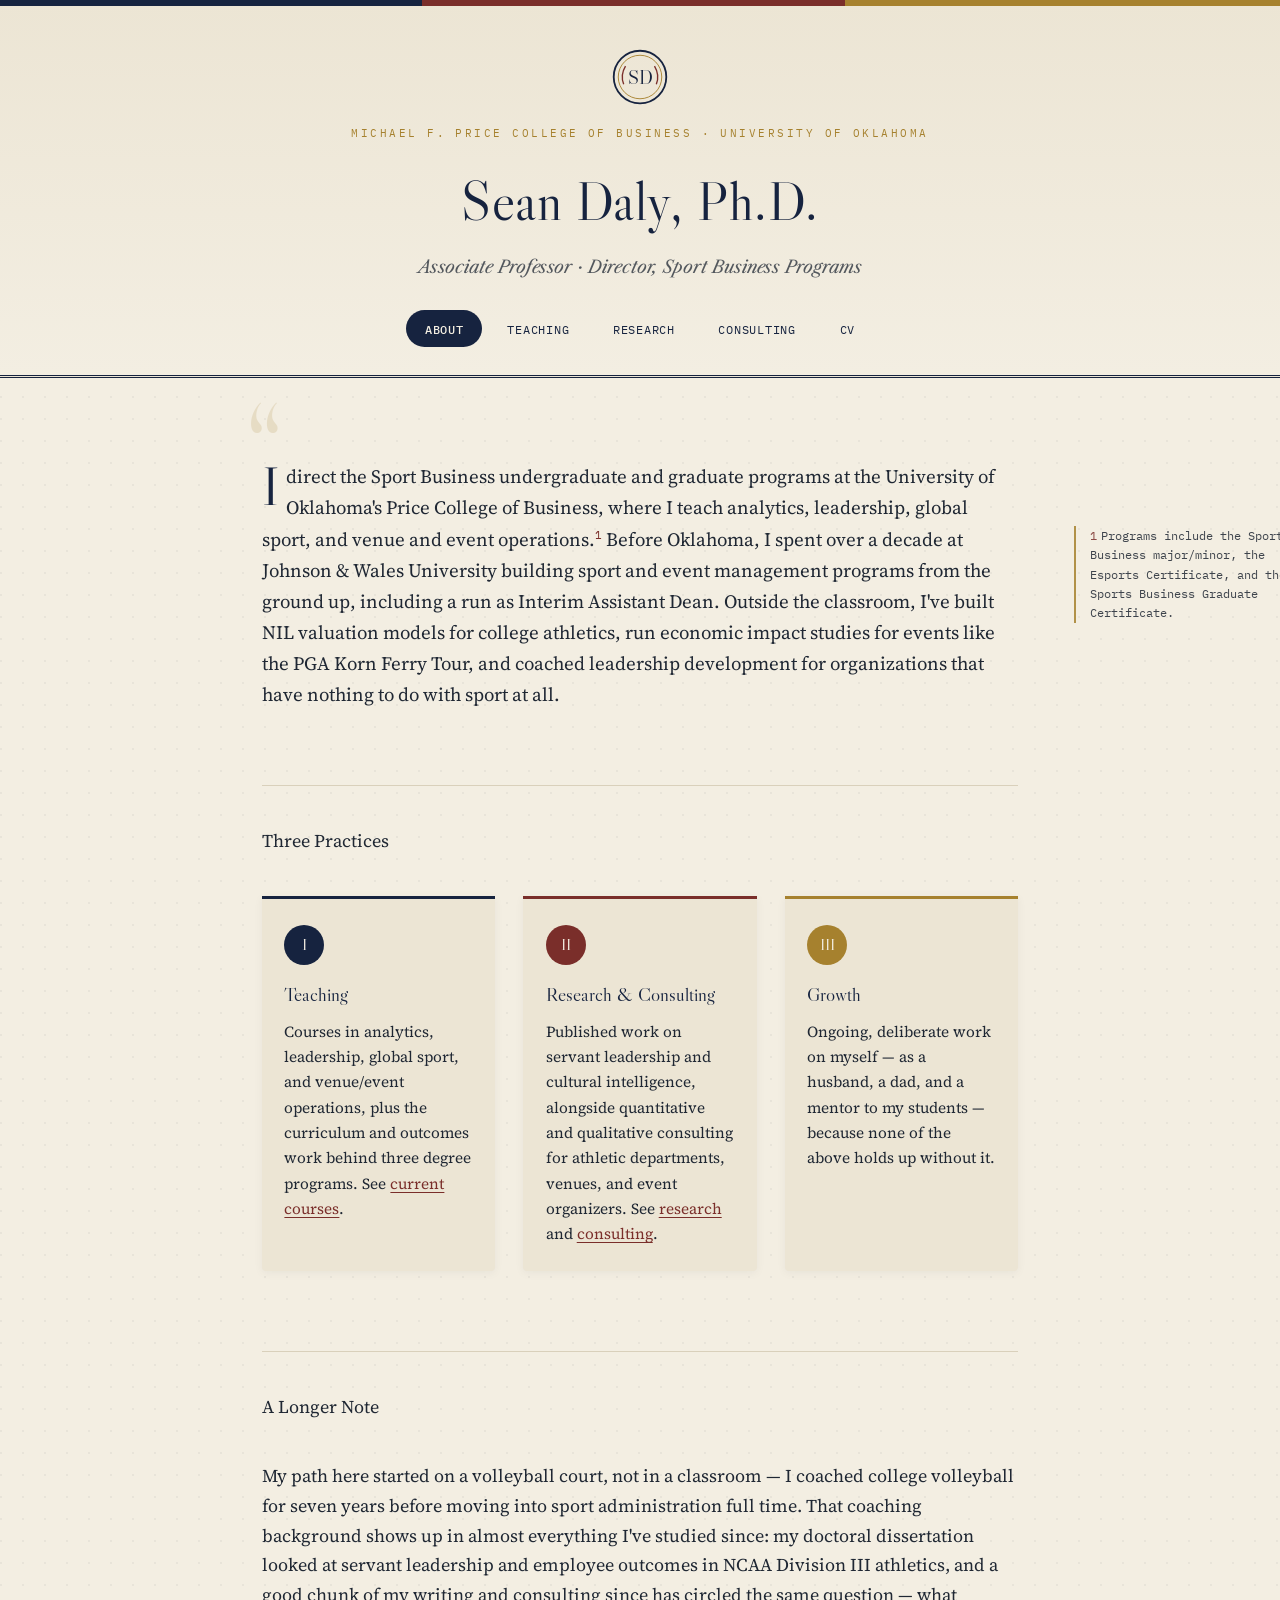
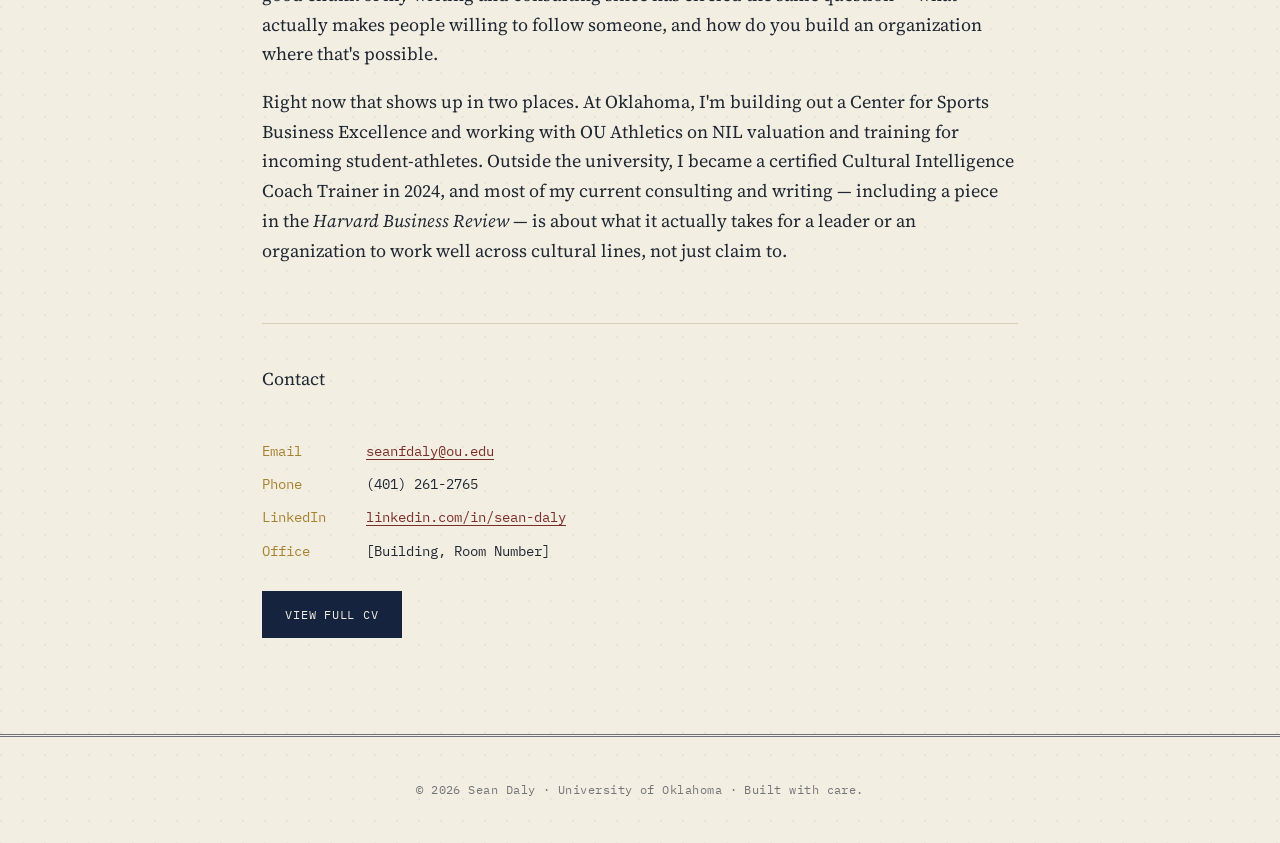
<file: index.html>
<!DOCTYPE html>
<html lang="en">
<head>
<meta charset="UTF-8">
<meta name="viewport" content="width=device-width, initial-scale=1.0">
<title>Sean Daly, Ph.D. — Faculty Page</title>
<meta name="description" content="Faculty page of Sean Daly, Ph.D.: teaching, research, consulting, and CV.">
<link rel="stylesheet" href="css/style.css">
</head>
<body>

<header class="masthead">
  <svg class="crest" width="58" height="58" viewBox="0 0 64 64" xmlns="http://www.w3.org/2000/svg" role="img" aria-label="SD monogram crest">
    <circle cx="32" cy="32" r="29" fill="none" stroke="#16233F" stroke-width="2"/>
    <circle cx="32" cy="32" r="24" fill="none" stroke="#A6812E" stroke-width="1"/>
    <path d="M14 40 Q10 30 16 20" fill="none" stroke="#7A2E2A" stroke-width="1.5"/>
    <path d="M50 40 Q54 30 48 20" fill="none" stroke="#7A2E2A" stroke-width="1.5"/>
    <text x="32" y="40" font-family="'Libre Caslon Display', Georgia, serif" font-size="22" fill="#16233F" text-anchor="middle">SD</text>
  </svg>
  <p class="eyebrow">Michael F. Price College of Business &middot; University of Oklahoma</p>
  <h1>Sean Daly, Ph.D.</h1>
  <p class="subtitle">Associate Professor &middot; Director, Sport Business Programs</p>
  <nav class="contents" aria-label="Primary">
    <a href="index.html" aria-current="page">About</a>
    <a href="teaching.html">Teaching</a>
    <a href="research.html">Research</a>
    <a href="consulting.html">Consulting</a>
    <a href="cv.html">CV</a>
  </nav>
</header>

<main class="page">

  <div class="hero">
  <p class="lede">I direct the Sport Business undergraduate and graduate programs at the University of Oklahoma's Price College of Business, where I teach analytics, leadership, global sport, and venue and event operations.<span class="sidenote-number" tabindex="0">1</span><span class="sidenote" data-number="1">Programs include the Sports Business major/minor, the Esports Certificate, and the Sports Business Graduate Certificate.</span> Before Oklahoma, I spent over a decade at Johnson &amp; Wales University building sport and event management programs from the ground up, including a run as Interim Assistant Dean. Outside the classroom, I've built NIL valuation models for college athletics, run economic impact studies for events like the PGA Korn Ferry Tour, and coached leadership development for organizations that have nothing to do with sport at all.</p>
  </div>

  <hr class="rule">

  <section aria-labelledby="practice-heading">
    <span class="page-header kicker" id="practice-heading" style="display:block;">Three Practices</span>
    <div class="pillars">
      <div class="pillar">
        <span class="medallion">I</span>
        <h3>Teaching</h3>
        <p>Courses in analytics, leadership, global sport, and venue/event operations, plus the curriculum and outcomes work behind three degree programs. See <a href="teaching.html">current courses</a>.</p>
      </div>
      <div class="pillar">
        <span class="medallion">II</span>
        <h3>Research &amp; Consulting</h3>
        <p>Published work on servant leadership and cultural intelligence, alongside quantitative and qualitative consulting for athletic departments, venues, and event organizers. See <a href="research.html">research</a> and <a href="consulting.html">consulting</a>.</p>
      </div>
      <div class="pillar">
        <span class="medallion">III</span>
        <h3>Growth</h3>
        <p>Ongoing, deliberate work on myself — as a husband, a dad, and a mentor to my students — because none of the above holds up without it.</p>
      </div>
    </div>
  </section>

  <hr class="rule">

  <section aria-labelledby="about-heading">
    <span class="page-header kicker" id="about-heading" style="display:block;">A Longer Note</span>
    <p>My path here started on a volleyball court, not in a classroom — I coached college volleyball for seven years before moving into sport administration full time. That coaching background shows up in almost everything I've studied since: my doctoral dissertation looked at servant leadership and employee outcomes in NCAA Division III athletics, and a good chunk of my writing and consulting since has circled the same question — what actually makes people willing to follow someone, and how do you build an organization where that's possible.</p>
    <p>Right now that shows up in two places. At Oklahoma, I'm building out a Center for Sports Business Excellence and working with OU Athletics on NIL valuation and training for incoming student-athletes. Outside the university, I became a certified Cultural Intelligence Coach Trainer in 2024, and most of my current consulting and writing — including a piece in the <em>Harvard Business Review</em> — is about what it actually takes for a leader or an organization to work well across cultural lines, not just claim to.</p>
  </section>

  <hr class="rule">

  <section aria-labelledby="contact-heading">
    <span class="page-header kicker" id="contact-heading" style="display:block;">Contact</span>
    <ul class="contact-list">
      <li><span class="label">Email</span> <a href="mailto:seanfdaly@ou.edu">seanfdaly@ou.edu</a></li>
      <li><span class="label">Phone</span> (401) 261-2765</li>
      <li><span class="label">LinkedIn</span> <a href="https://www.linkedin.com/in/sean-daly-2857707/">linkedin.com/in/sean-daly</a></li>
      <li><span class="label">Office</span> [Building, Room Number]</li>
    </ul>
    <a class="btn" href="cv.html">View Full CV</a>
  </section>

</main>

<footer class="colophon">
  <p>&copy; <span id="year"></span> Sean Daly &middot; University of Oklahoma &middot; Built with care.</p>
</footer>

<script>document.getElementById('year').textContent = new Date().getFullYear();</script>
</body>
</html>
</file>
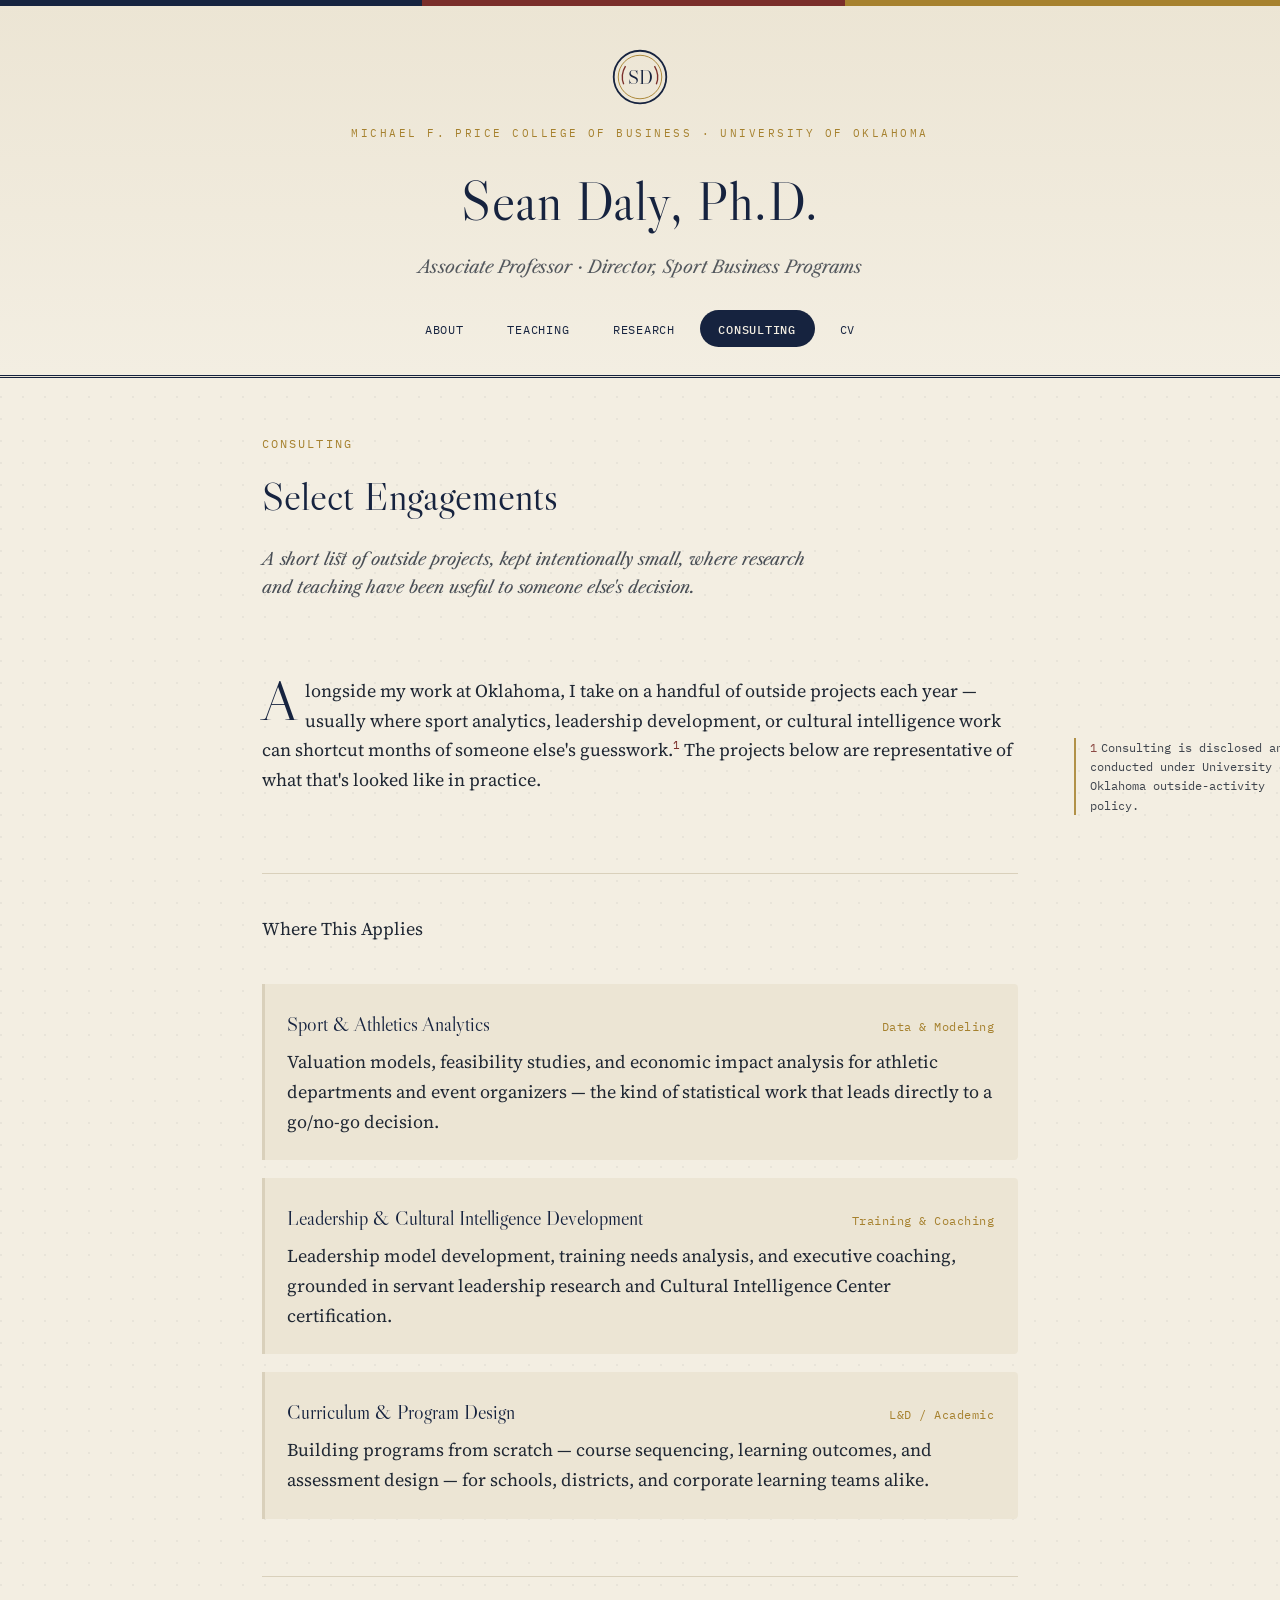
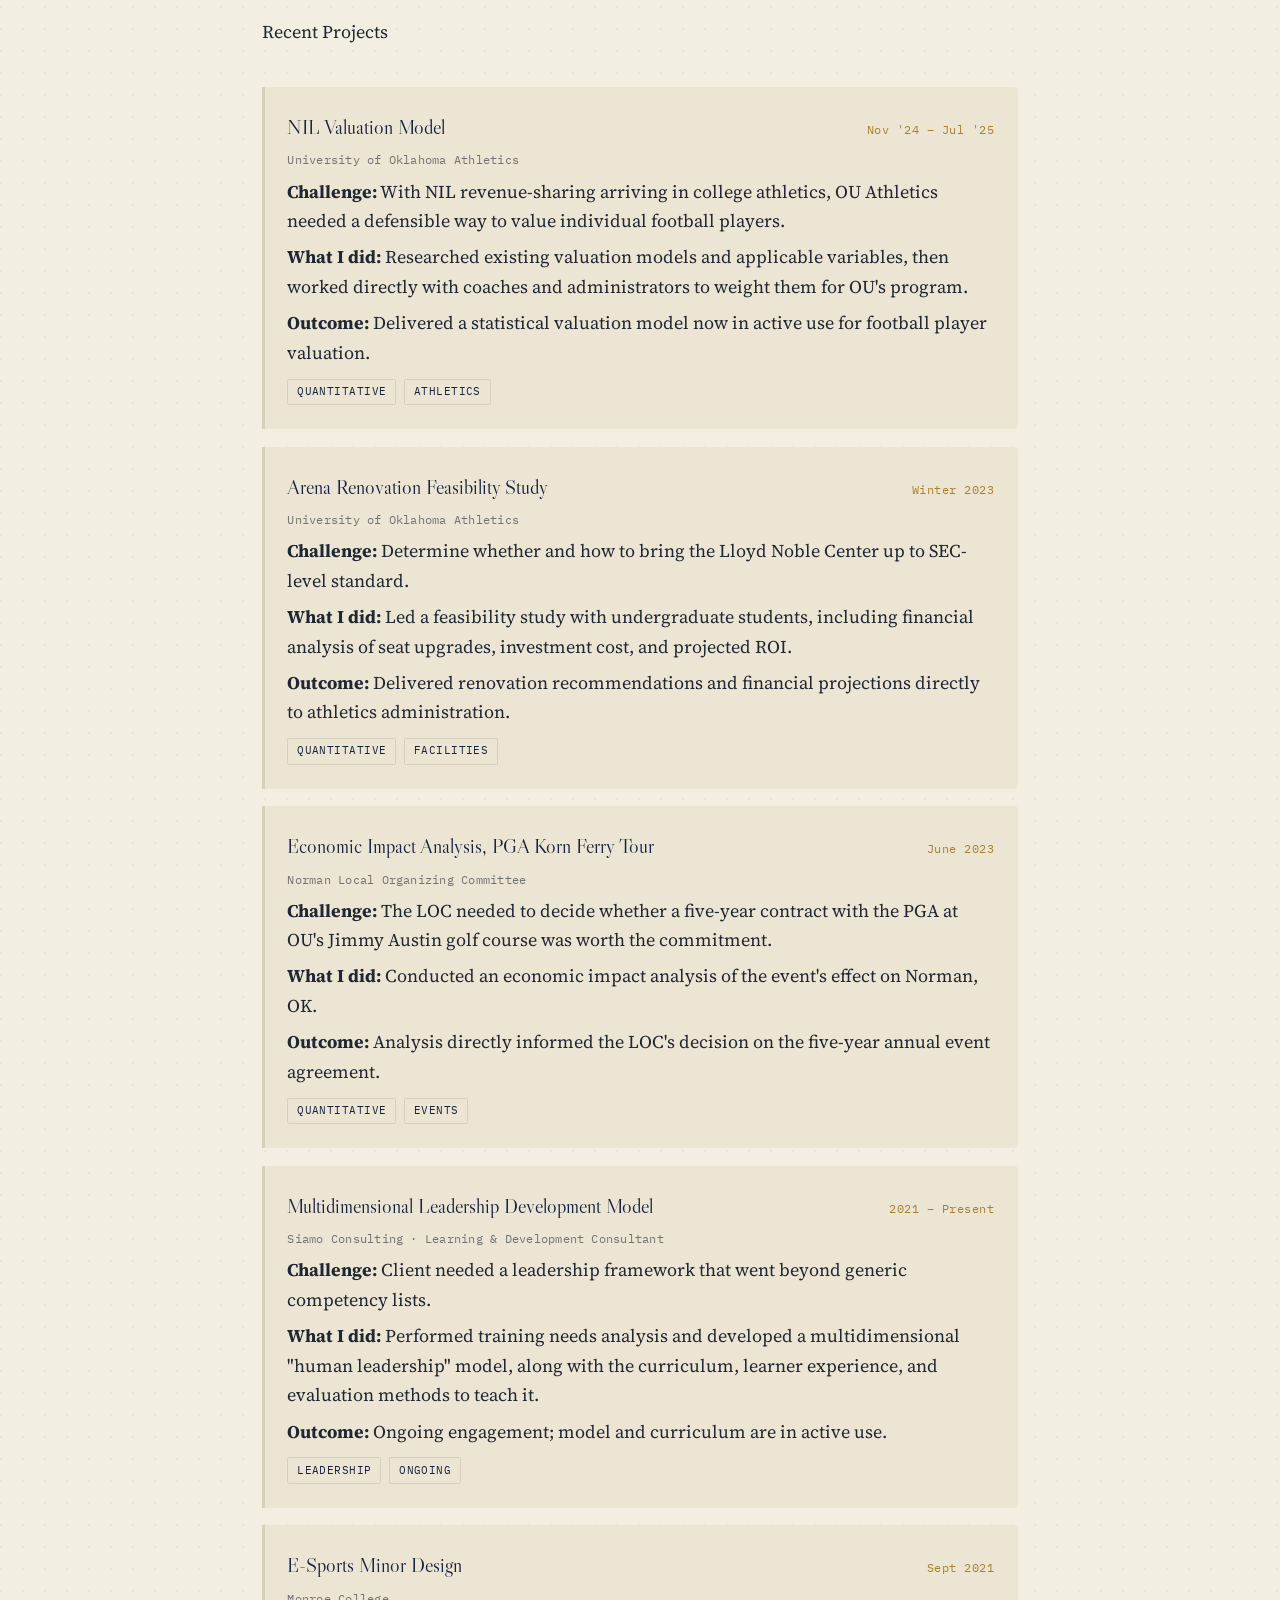
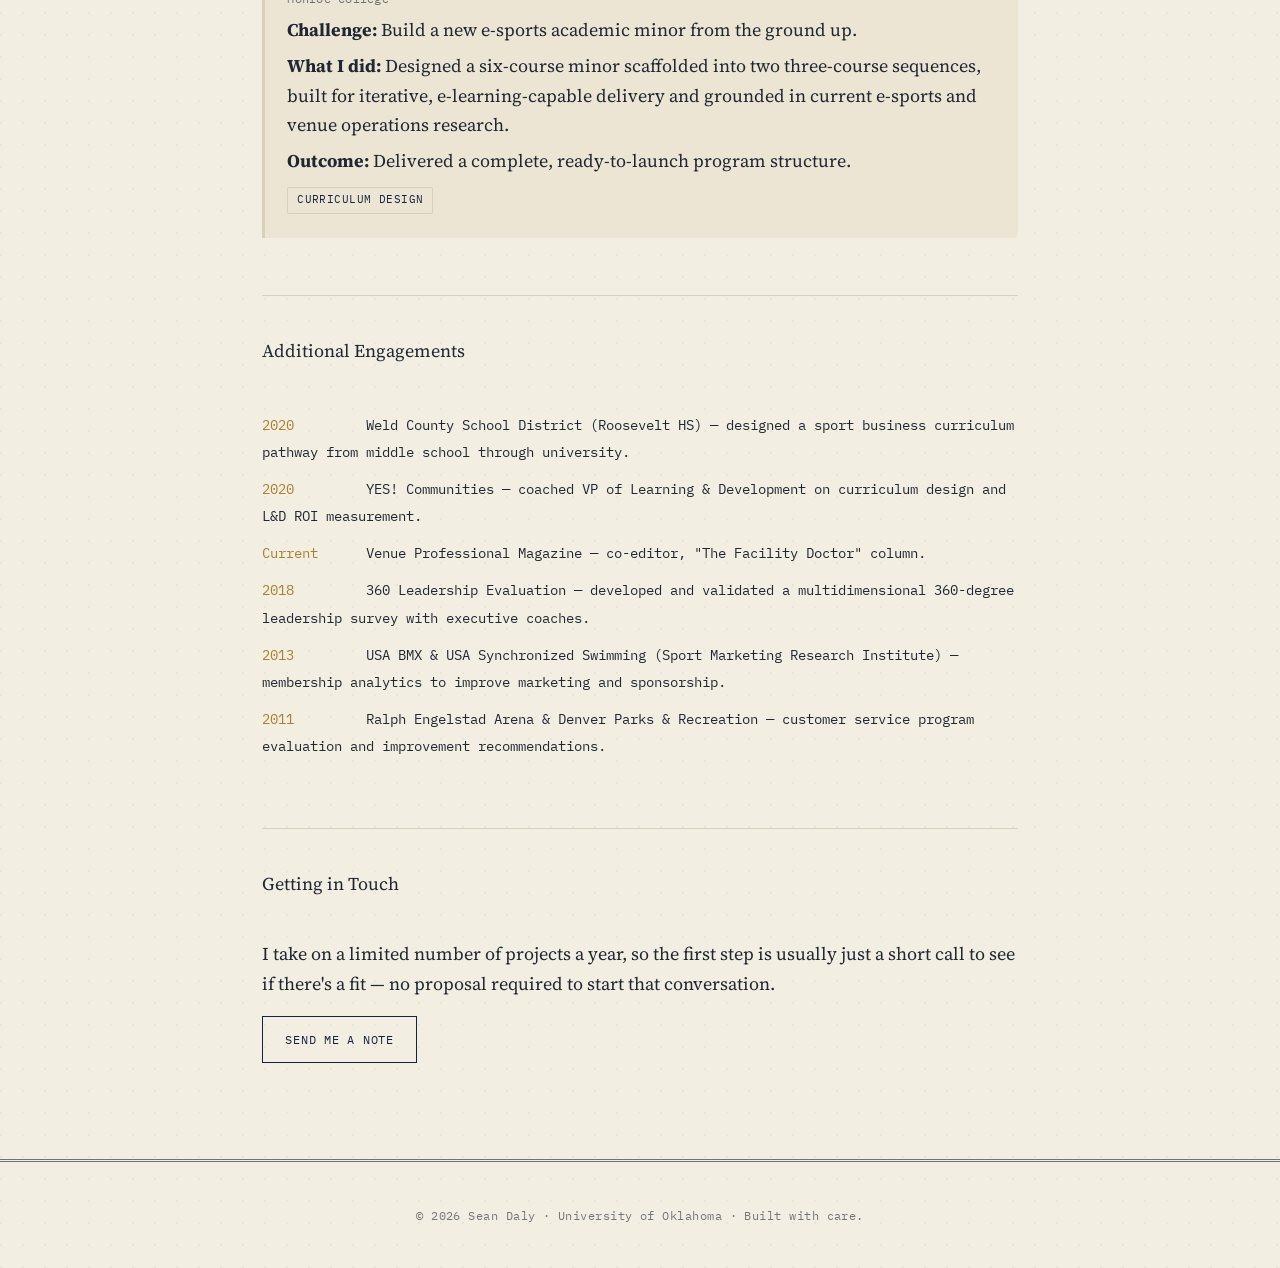
<file: consulting.html>
<!DOCTYPE html>
<html lang="en">
<head>
<meta charset="UTF-8">
<meta name="viewport" content="width=device-width, initial-scale=1.0">
<title>Consulting — Sean Daly, Ph.D.</title>
<link rel="stylesheet" href="css/style.css">
</head>
<body>

<header class="masthead">
  <svg class="crest" width="58" height="58" viewBox="0 0 64 64" xmlns="http://www.w3.org/2000/svg" role="img" aria-label="SD monogram crest">
    <circle cx="32" cy="32" r="29" fill="none" stroke="#16233F" stroke-width="2"/>
    <circle cx="32" cy="32" r="24" fill="none" stroke="#A6812E" stroke-width="1"/>
    <path d="M14 40 Q10 30 16 20" fill="none" stroke="#7A2E2A" stroke-width="1.5"/>
    <path d="M50 40 Q54 30 48 20" fill="none" stroke="#7A2E2A" stroke-width="1.5"/>
    <text x="32" y="40" font-family="'Libre Caslon Display', Georgia, serif" font-size="22" fill="#16233F" text-anchor="middle">SD</text>
  </svg>
  <p class="eyebrow">Michael F. Price College of Business &middot; University of Oklahoma</p>
  <h1>Sean Daly, Ph.D.</h1>
  <p class="subtitle">Associate Professor &middot; Director, Sport Business Programs</p>
  <nav class="contents" aria-label="Primary">
    <a href="index.html">About</a>
    <a href="teaching.html">Teaching</a>
    <a href="research.html">Research</a>
    <a href="consulting.html" aria-current="page">Consulting</a>
    <a href="cv.html">CV</a>
  </nav>
</header>

<main class="page">

  <div class="page-header">
    <span class="kicker">Consulting</span>
    <h2>Select Engagements</h2>
    <p class="dek">A short list of outside projects, kept intentionally small, where research and teaching have been useful to someone else's decision.</p>
  </div>

  <p class="lede">Alongside my work at Oklahoma, I take on a handful of outside projects each year — usually where sport analytics, leadership development, or cultural intelligence work can shortcut months of someone else's guesswork.<span class="sidenote-number" tabindex="0">1</span><span class="sidenote" data-number="1">Consulting is disclosed and conducted under University of Oklahoma outside-activity policy.</span> The projects below are representative of what that's looked like in practice.</p>

  <hr class="rule">

  <section aria-labelledby="services-heading">
    <span class="page-header kicker" id="services-heading" style="display:block;">Where This Applies</span>

    <div class="entry">
      <div class="entry-head">
        <h3>Sport &amp; Athletics Analytics</h3>
        <span class="entry-code">Data &amp; Modeling</span>
      </div>
      <p>Valuation models, feasibility studies, and economic impact analysis for athletic departments and event organizers — the kind of statistical work that leads directly to a go/no-go decision.</p>
    </div>

    <div class="entry">
      <div class="entry-head">
        <h3>Leadership &amp; Cultural Intelligence Development</h3>
        <span class="entry-code">Training &amp; Coaching</span>
      </div>
      <p>Leadership model development, training needs analysis, and executive coaching, grounded in servant leadership research and Cultural Intelligence Center certification.</p>
    </div>

    <div class="entry">
      <div class="entry-head">
        <h3>Curriculum &amp; Program Design</h3>
        <span class="entry-code">L&amp;D / Academic</span>
      </div>
      <p>Building programs from scratch — course sequencing, learning outcomes, and assessment design — for schools, districts, and corporate learning teams alike.</p>
    </div>
  </section>

  <hr class="rule">

  <section aria-labelledby="projects-heading">
    <span class="page-header kicker" id="projects-heading" style="display:block;">Recent Projects</span>

    <div class="entry">
      <div class="entry-head">
        <h3>NIL Valuation Model</h3>
        <span class="entry-code">Nov '24 &ndash; Jul '25</span>
      </div>
      <p class="entry-meta">University of Oklahoma Athletics</p>
      <p><strong>Challenge:</strong> With NIL revenue-sharing arriving in college athletics, OU Athletics needed a defensible way to value individual football players.</p>
      <p><strong>What I did:</strong> Researched existing valuation models and applicable variables, then worked directly with coaches and administrators to weight them for OU's program.</p>
      <p><strong>Outcome:</strong> Delivered a statistical valuation model now in active use for football player valuation.</p>
      <div class="tag-row"><span class="tag">Quantitative</span><span class="tag">Athletics</span></div>
    </div>

    <div class="entry">
      <div class="entry-head">
        <h3>Arena Renovation Feasibility Study</h3>
        <span class="entry-code">Winter 2023</span>
      </div>
      <p class="entry-meta">University of Oklahoma Athletics</p>
      <p><strong>Challenge:</strong> Determine whether and how to bring the Lloyd Noble Center up to SEC-level standard.</p>
      <p><strong>What I did:</strong> Led a feasibility study with undergraduate students, including financial analysis of seat upgrades, investment cost, and projected ROI.</p>
      <p><strong>Outcome:</strong> Delivered renovation recommendations and financial projections directly to athletics administration.</p>
      <div class="tag-row"><span class="tag">Quantitative</span><span class="tag">Facilities</span></div>
    </div>

    <div class="entry">
      <div class="entry-head">
        <h3>Economic Impact Analysis, PGA Korn Ferry Tour</h3>
        <span class="entry-code">June 2023</span>
      </div>
      <p class="entry-meta">Norman Local Organizing Committee</p>
      <p><strong>Challenge:</strong> The LOC needed to decide whether a five-year contract with the PGA at OU's Jimmy Austin golf course was worth the commitment.</p>
      <p><strong>What I did:</strong> Conducted an economic impact analysis of the event's effect on Norman, OK.</p>
      <p><strong>Outcome:</strong> Analysis directly informed the LOC's decision on the five-year annual event agreement.</p>
      <div class="tag-row"><span class="tag">Quantitative</span><span class="tag">Events</span></div>
    </div>

    <div class="entry">
      <div class="entry-head">
        <h3>Multidimensional Leadership Development Model</h3>
        <span class="entry-code">2021 &ndash; Present</span>
      </div>
      <p class="entry-meta">Siamo Consulting &middot; Learning &amp; Development Consultant</p>
      <p><strong>Challenge:</strong> Client needed a leadership framework that went beyond generic competency lists.</p>
      <p><strong>What I did:</strong> Performed training needs analysis and developed a multidimensional "human leadership" model, along with the curriculum, learner experience, and evaluation methods to teach it.</p>
      <p><strong>Outcome:</strong> Ongoing engagement; model and curriculum are in active use.</p>
      <div class="tag-row"><span class="tag">Leadership</span><span class="tag">Ongoing</span></div>
    </div>

    <div class="entry">
      <div class="entry-head">
        <h3>E-Sports Minor Design</h3>
        <span class="entry-code">Sept 2021</span>
      </div>
      <p class="entry-meta">Monroe College</p>
      <p><strong>Challenge:</strong> Build a new e-sports academic minor from the ground up.</p>
      <p><strong>What I did:</strong> Designed a six-course minor scaffolded into two three-course sequences, built for iterative, e-learning-capable delivery and grounded in current e-sports and venue operations research.</p>
      <p><strong>Outcome:</strong> Delivered a complete, ready-to-launch program structure.</p>
      <div class="tag-row"><span class="tag">Curriculum Design</span></div>
    </div>
  </section>

  <hr class="rule">

  <section aria-labelledby="more-heading">
    <span class="page-header kicker" id="more-heading" style="display:block;">Additional Engagements</span>
    <ul class="contact-list" style="line-height:1.9;">
      <li><span class="label">2020</span> Weld County School District (Roosevelt HS) &mdash; designed a sport business curriculum pathway from middle school through university.</li>
      <li><span class="label">2020</span> YES! Communities &mdash; coached VP of Learning &amp; Development on curriculum design and L&amp;D ROI measurement.</li>
      <li><span class="label">Current</span> Venue Professional Magazine &mdash; co-editor, "The Facility Doctor" column.</li>
      <li><span class="label">2018</span> 360 Leadership Evaluation &mdash; developed and validated a multidimensional 360-degree leadership survey with executive coaches.</li>
      <li><span class="label">2013</span> USA BMX &amp; USA Synchronized Swimming (Sport Marketing Research Institute) &mdash; membership analytics to improve marketing and sponsorship.</li>
      <li><span class="label">2011</span> Ralph Engelstad Arena &amp; Denver Parks &amp; Recreation &mdash; customer service program evaluation and improvement recommendations.</li>
    </ul>
  </section>

  <hr class="rule">

  <section aria-labelledby="engage-heading">
    <span class="page-header kicker" id="engage-heading" style="display:block;">Getting in Touch</span>
    <p>I take on a limited number of projects a year, so the first step is usually just a short call to see if there's a fit — no proposal required to start that conversation.</p>
    <a class="btn btn-outline" href="mailto:seanfdaly@ou.edu?subject=Consulting%20Inquiry">Send Me a Note</a>
  </section>

</main>

<footer class="colophon">
  <p>&copy; <span id="year"></span> Sean Daly &middot; University of Oklahoma &middot; Built with care.</p>
</footer>

<script>document.getElementById('year').textContent = new Date().getFullYear();</script>
</body>
</html>
</file>
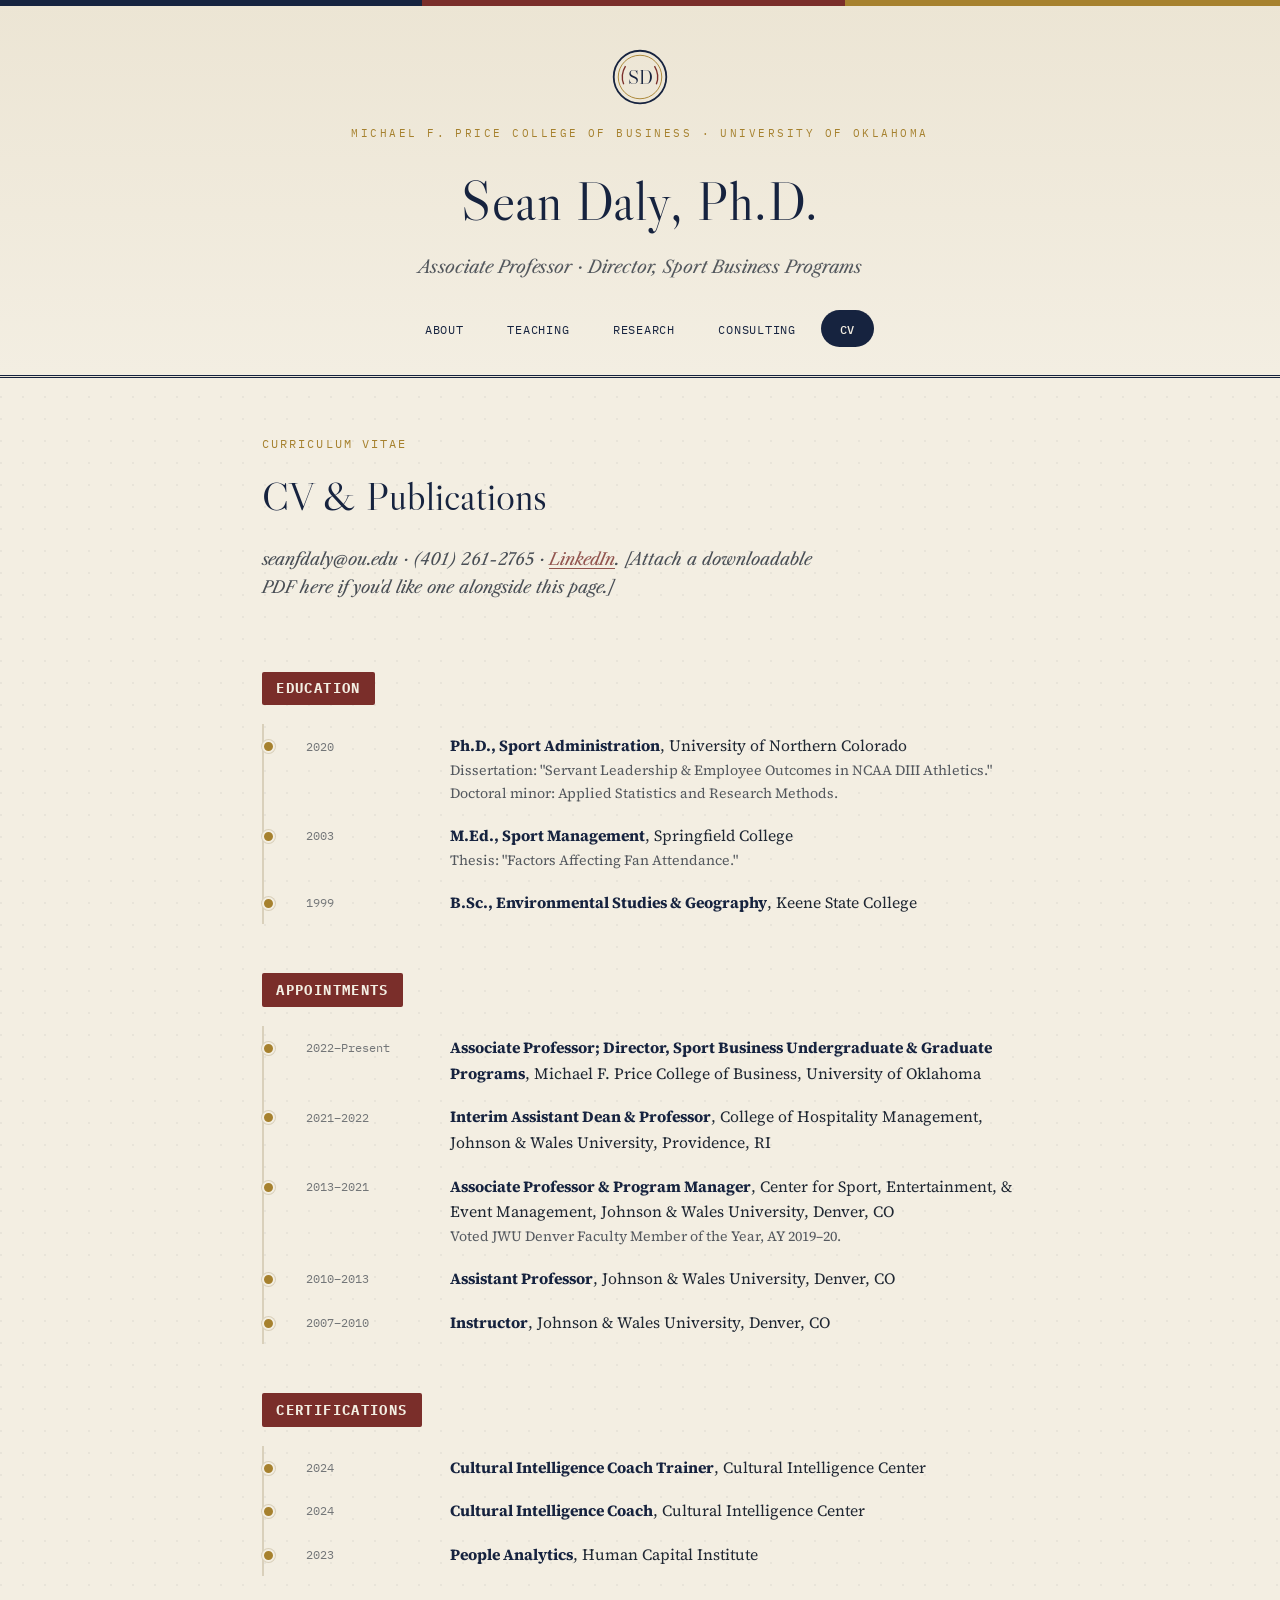
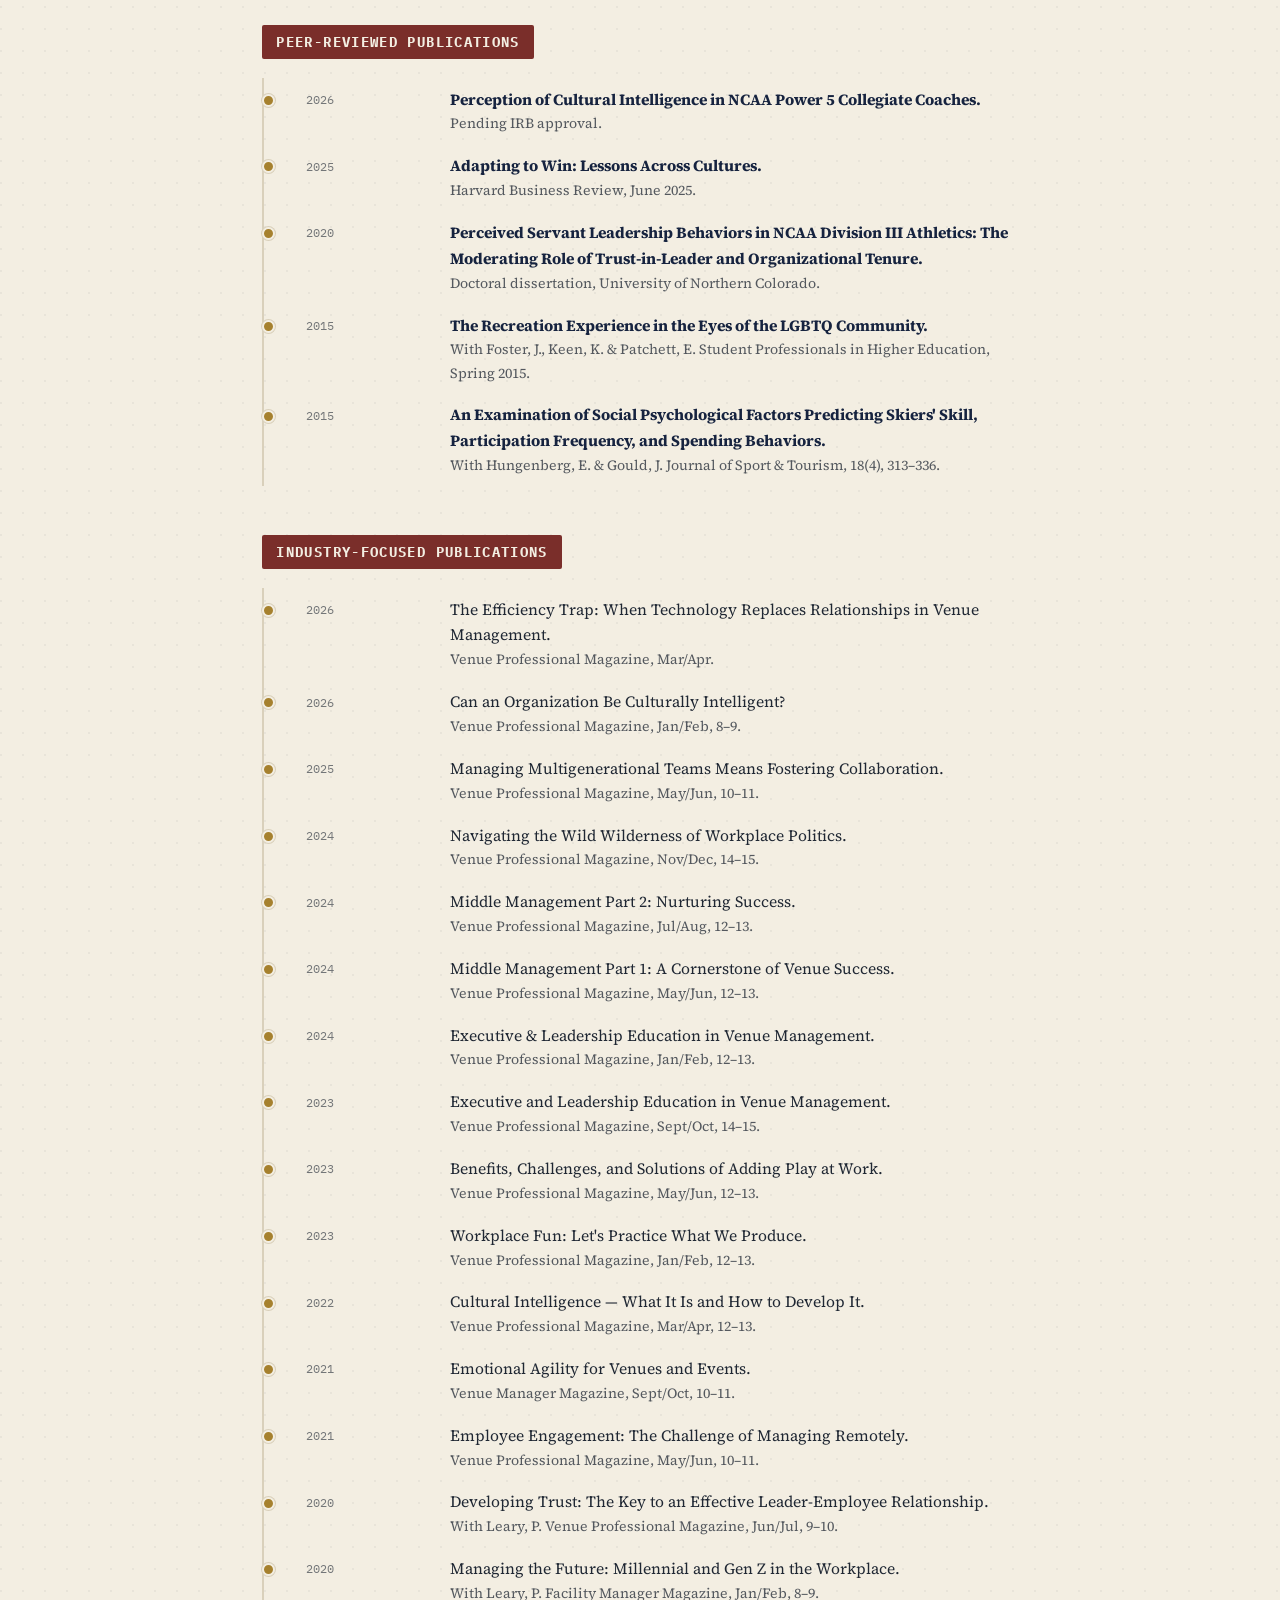
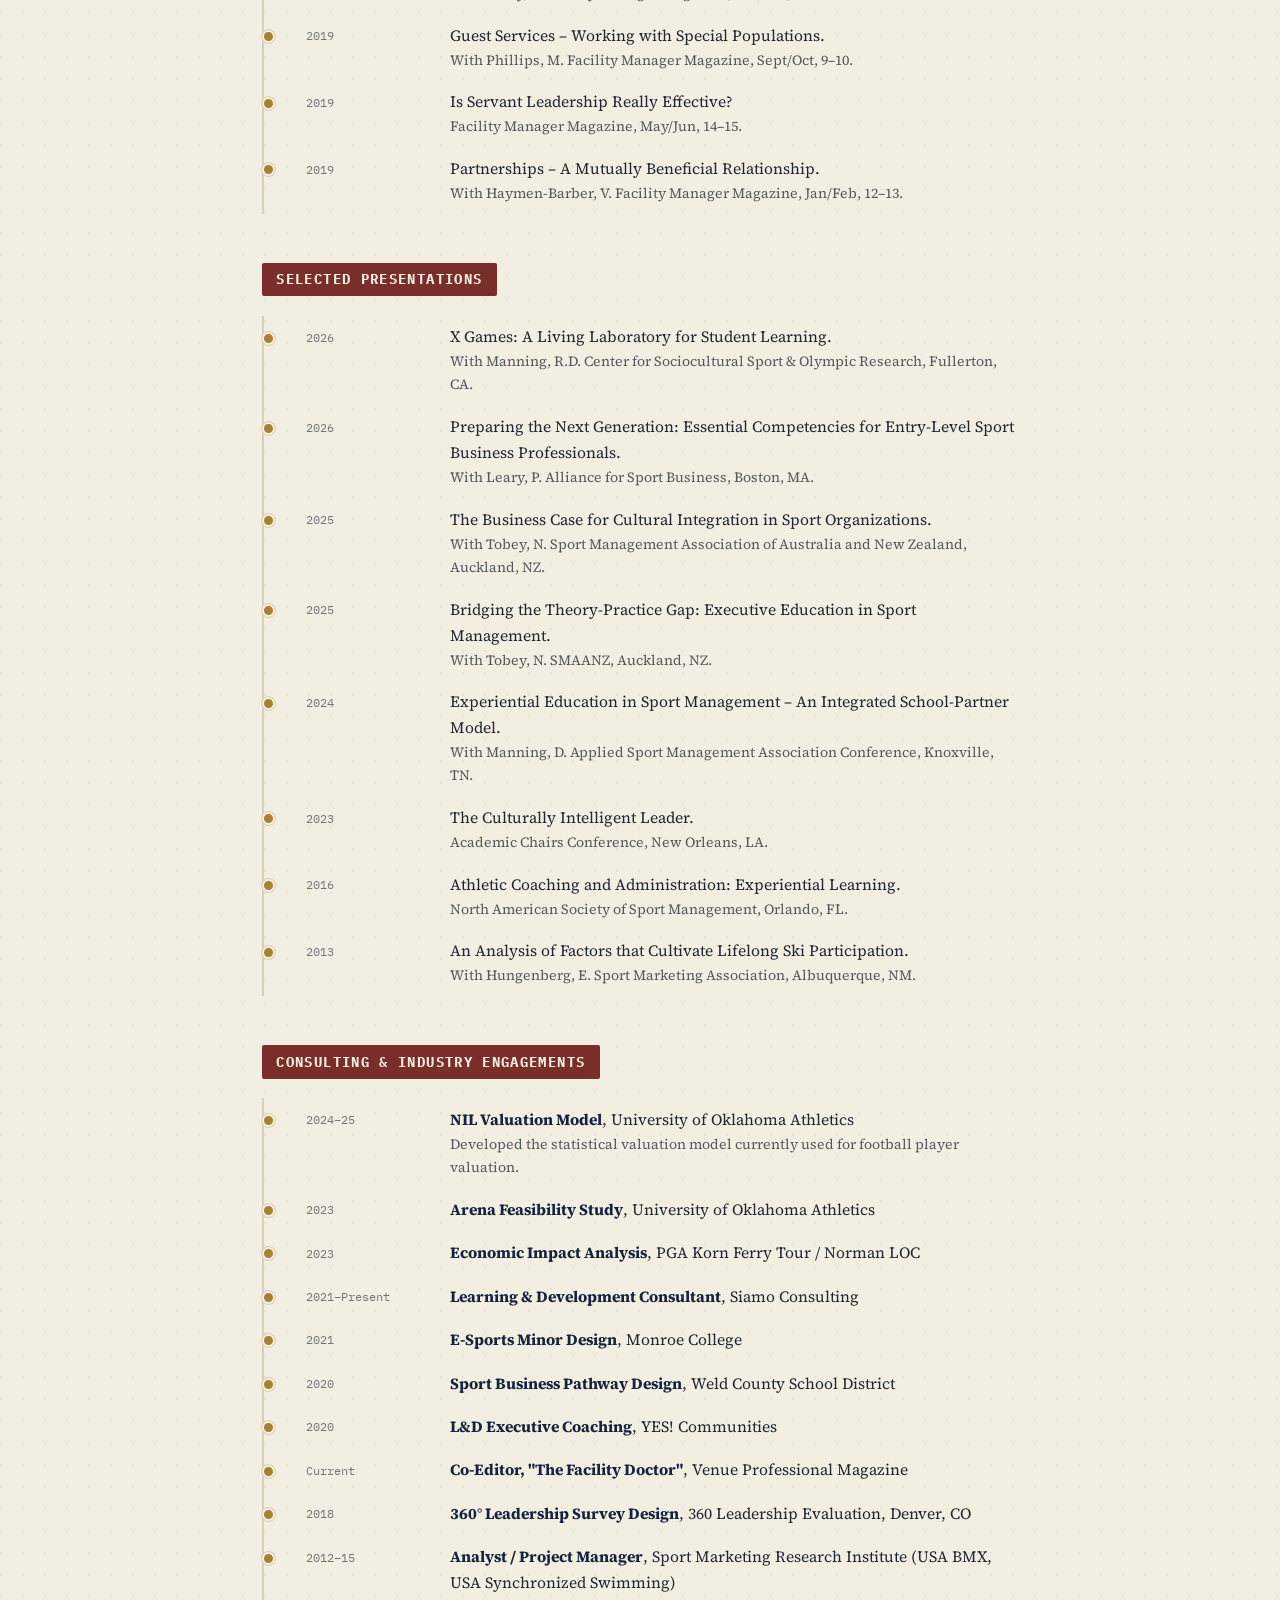
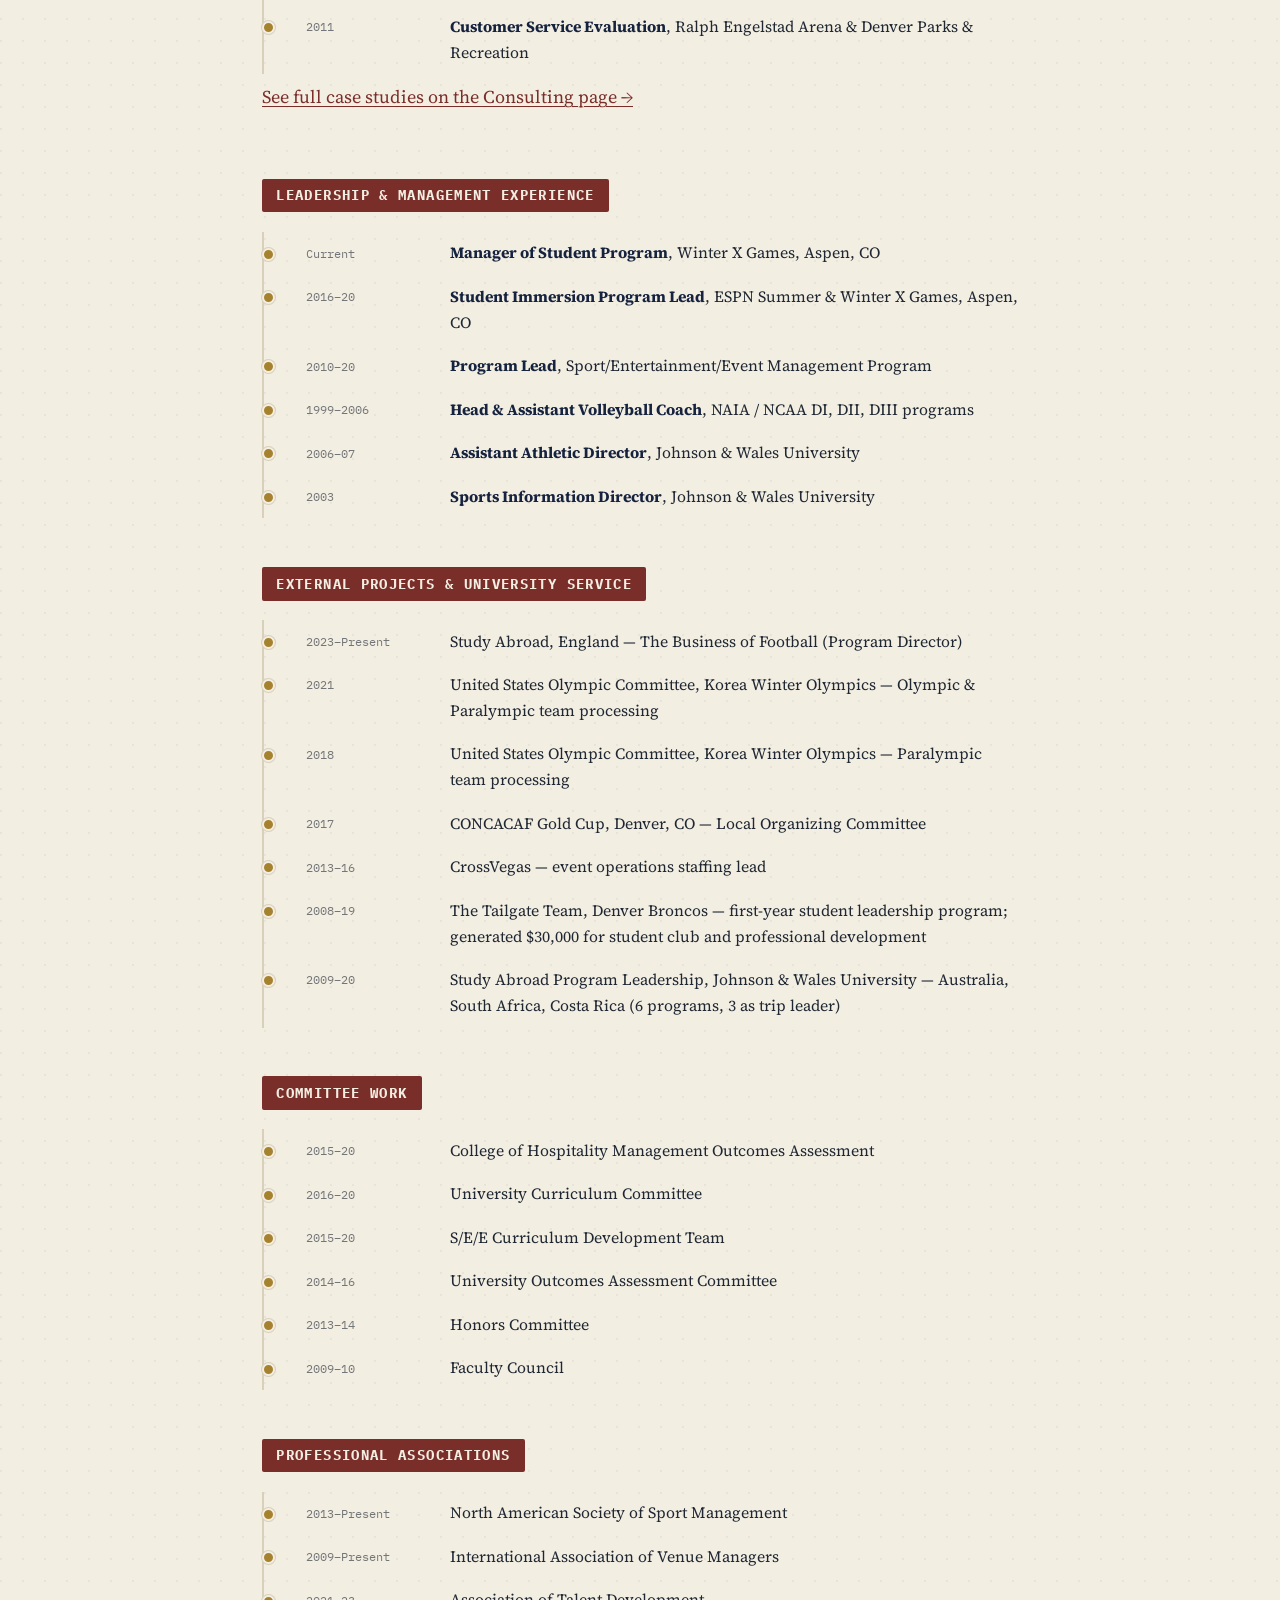
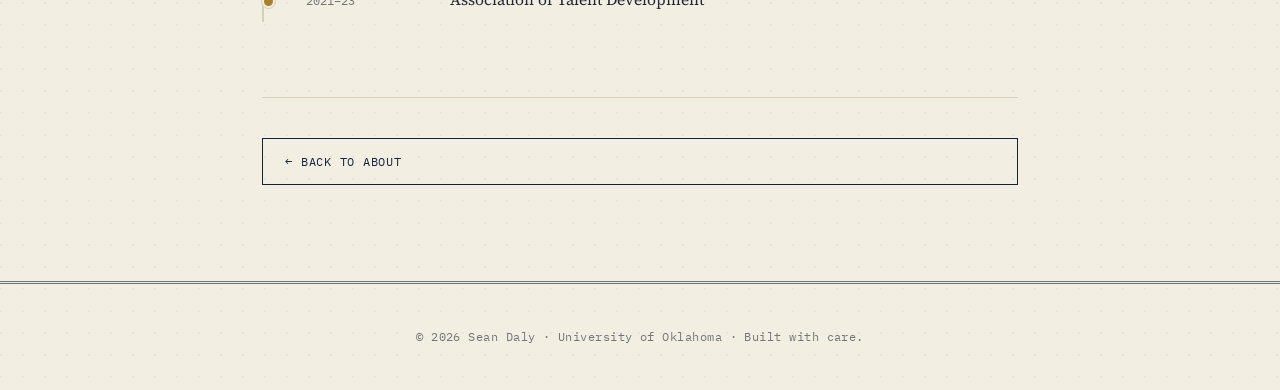
<file: cv.html>
<!DOCTYPE html>
<html lang="en">
<head>
<meta charset="UTF-8">
<meta name="viewport" content="width=device-width, initial-scale=1.0">
<title>CV — Sean Daly, Ph.D.</title>
<link rel="stylesheet" href="css/style.css">
</head>
<body>

<header class="masthead">
  <svg class="crest" width="58" height="58" viewBox="0 0 64 64" xmlns="http://www.w3.org/2000/svg" role="img" aria-label="SD monogram crest">
    <circle cx="32" cy="32" r="29" fill="none" stroke="#16233F" stroke-width="2"/>
    <circle cx="32" cy="32" r="24" fill="none" stroke="#A6812E" stroke-width="1"/>
    <path d="M14 40 Q10 30 16 20" fill="none" stroke="#7A2E2A" stroke-width="1.5"/>
    <path d="M50 40 Q54 30 48 20" fill="none" stroke="#7A2E2A" stroke-width="1.5"/>
    <text x="32" y="40" font-family="'Libre Caslon Display', Georgia, serif" font-size="22" fill="#16233F" text-anchor="middle">SD</text>
  </svg>
  <p class="eyebrow">Michael F. Price College of Business &middot; University of Oklahoma</p>
  <h1>Sean Daly, Ph.D.</h1>
  <p class="subtitle">Associate Professor &middot; Director, Sport Business Programs</p>
  <nav class="contents" aria-label="Primary">
    <a href="index.html">About</a>
    <a href="teaching.html">Teaching</a>
    <a href="research.html">Research</a>
    <a href="consulting.html">Consulting</a>
    <a href="cv.html" aria-current="page">CV</a>
  </nav>
</header>

<main class="page">

  <div class="page-header">
    <span class="kicker">Curriculum Vitae</span>
    <h2>CV &amp; Publications</h2>
    <p class="dek">seanfdaly@ou.edu &middot; (401) 261-2765 &middot; <a href="https://www.linkedin.com/in/sean-daly-2857707/">LinkedIn</a>. [Attach a downloadable PDF here if you'd like one alongside this page.]</p>
  </div>

  <div class="cv-block">
    <h3>Education</h3>
    <div class="cv-rows">    <div class="cv-row">
      <span class="when">2020</span>
      <span class="what"><strong>Ph.D., Sport Administration</strong>, University of Northern Colorado<span class="detail">Dissertation: "Servant Leadership &amp; Employee Outcomes in NCAA DIII Athletics." Doctoral minor: Applied Statistics and Research Methods.</span></span>
    </div>
    <div class="cv-row">
      <span class="when">2003</span>
      <span class="what"><strong>M.Ed., Sport Management</strong>, Springfield College<span class="detail">Thesis: "Factors Affecting Fan Attendance."</span></span>
    </div>
    <div class="cv-row">
      <span class="when">1999</span>
      <span class="what"><strong>B.Sc., Environmental Studies &amp; Geography</strong>, Keene State College</span>
    </div>
</div>  </div>

  <div class="cv-block">
    <h3>Appointments</h3>
    <div class="cv-rows">    <div class="cv-row">
      <span class="when">2022&ndash;Present</span>
      <span class="what"><strong>Associate Professor; Director, Sport Business Undergraduate &amp; Graduate Programs</strong>, Michael F. Price College of Business, University of Oklahoma</span>
    </div>
    <div class="cv-row">
      <span class="when">2021&ndash;2022</span>
      <span class="what"><strong>Interim Assistant Dean &amp; Professor</strong>, College of Hospitality Management, Johnson &amp; Wales University, Providence, RI</span>
    </div>
    <div class="cv-row">
      <span class="when">2013&ndash;2021</span>
      <span class="what"><strong>Associate Professor &amp; Program Manager</strong>, Center for Sport, Entertainment, &amp; Event Management, Johnson &amp; Wales University, Denver, CO<span class="detail">Voted JWU Denver Faculty Member of the Year, AY 2019&ndash;20.</span></span>
    </div>
    <div class="cv-row">
      <span class="when">2010&ndash;2013</span>
      <span class="what"><strong>Assistant Professor</strong>, Johnson &amp; Wales University, Denver, CO</span>
    </div>
    <div class="cv-row">
      <span class="when">2007&ndash;2010</span>
      <span class="what"><strong>Instructor</strong>, Johnson &amp; Wales University, Denver, CO</span>
    </div>
</div>  </div>

  <div class="cv-block">
    <h3>Certifications</h3>
    <div class="cv-rows">    <div class="cv-row">
      <span class="when">2024</span>
      <span class="what"><strong>Cultural Intelligence Coach Trainer</strong>, Cultural Intelligence Center</span>
    </div>
    <div class="cv-row">
      <span class="when">2024</span>
      <span class="what"><strong>Cultural Intelligence Coach</strong>, Cultural Intelligence Center</span>
    </div>
    <div class="cv-row">
      <span class="when">2023</span>
      <span class="what"><strong>People Analytics</strong>, Human Capital Institute</span>
    </div>
</div>  </div>

  <div class="cv-block">
    <h3>Peer-Reviewed Publications</h3>
    <div class="cv-rows">    <div class="cv-row">
      <span class="when">2026</span>
      <span class="what"><strong>Perception of Cultural Intelligence in NCAA Power 5 Collegiate Coaches.</strong><span class="detail">Pending IRB approval.</span></span>
    </div>
    <div class="cv-row">
      <span class="when">2025</span>
      <span class="what"><strong>Adapting to Win: Lessons Across Cultures.</strong><span class="detail">Harvard Business Review, June 2025.</span></span>
    </div>
    <div class="cv-row">
      <span class="when">2020</span>
      <span class="what"><strong>Perceived Servant Leadership Behaviors in NCAA Division III Athletics: The Moderating Role of Trust-in-Leader and Organizational Tenure.</strong><span class="detail">Doctoral dissertation, University of Northern Colorado.</span></span>
    </div>
    <div class="cv-row">
      <span class="when">2015</span>
      <span class="what"><strong>The Recreation Experience in the Eyes of the LGBTQ Community.</strong><span class="detail">With Foster, J., Keen, K. &amp; Patchett, E. Student Professionals in Higher Education, Spring 2015.</span></span>
    </div>
    <div class="cv-row">
      <span class="when">2015</span>
      <span class="what"><strong>An Examination of Social Psychological Factors Predicting Skiers' Skill, Participation Frequency, and Spending Behaviors.</strong><span class="detail">With Hungenberg, E. &amp; Gould, J. Journal of Sport &amp; Tourism, 18(4), 313&ndash;336.</span></span>
    </div>
</div>  </div>

  <div class="cv-block">
    <h3>Industry-Focused Publications</h3>
    <div class="cv-rows">    <div class="cv-row"><span class="when">2026</span><span class="what">The Efficiency Trap: When Technology Replaces Relationships in Venue Management. <span class="detail">Venue Professional Magazine, Mar/Apr.</span></span></div>
    <div class="cv-row"><span class="when">2026</span><span class="what">Can an Organization Be Culturally Intelligent? <span class="detail">Venue Professional Magazine, Jan/Feb, 8&ndash;9.</span></span></div>
    <div class="cv-row"><span class="when">2025</span><span class="what">Managing Multigenerational Teams Means Fostering Collaboration. <span class="detail">Venue Professional Magazine, May/Jun, 10&ndash;11.</span></span></div>
    <div class="cv-row"><span class="when">2024</span><span class="what">Navigating the Wild Wilderness of Workplace Politics. <span class="detail">Venue Professional Magazine, Nov/Dec, 14&ndash;15.</span></span></div>
    <div class="cv-row"><span class="when">2024</span><span class="what">Middle Management Part 2: Nurturing Success. <span class="detail">Venue Professional Magazine, Jul/Aug, 12&ndash;13.</span></span></div>
    <div class="cv-row"><span class="when">2024</span><span class="what">Middle Management Part 1: A Cornerstone of Venue Success. <span class="detail">Venue Professional Magazine, May/Jun, 12&ndash;13.</span></span></div>
    <div class="cv-row"><span class="when">2024</span><span class="what">Executive &amp; Leadership Education in Venue Management. <span class="detail">Venue Professional Magazine, Jan/Feb, 12&ndash;13.</span></span></div>
    <div class="cv-row"><span class="when">2023</span><span class="what">Executive and Leadership Education in Venue Management. <span class="detail">Venue Professional Magazine, Sept/Oct, 14&ndash;15.</span></span></div>
    <div class="cv-row"><span class="when">2023</span><span class="what">Benefits, Challenges, and Solutions of Adding Play at Work. <span class="detail">Venue Professional Magazine, May/Jun, 12&ndash;13.</span></span></div>
    <div class="cv-row"><span class="when">2023</span><span class="what">Workplace Fun: Let's Practice What We Produce. <span class="detail">Venue Professional Magazine, Jan/Feb, 12&ndash;13.</span></span></div>
    <div class="cv-row"><span class="when">2022</span><span class="what">Cultural Intelligence &mdash; What It Is and How to Develop It. <span class="detail">Venue Professional Magazine, Mar/Apr, 12&ndash;13.</span></span></div>
    <div class="cv-row"><span class="when">2021</span><span class="what">Emotional Agility for Venues and Events. <span class="detail">Venue Manager Magazine, Sept/Oct, 10&ndash;11.</span></span></div>
    <div class="cv-row"><span class="when">2021</span><span class="what">Employee Engagement: The Challenge of Managing Remotely. <span class="detail">Venue Professional Magazine, May/Jun, 10&ndash;11.</span></span></div>
    <div class="cv-row"><span class="when">2020</span><span class="what">Developing Trust: The Key to an Effective Leader-Employee Relationship. <span class="detail">With Leary, P. Venue Professional Magazine, Jun/Jul, 9&ndash;10.</span></span></div>
    <div class="cv-row"><span class="when">2020</span><span class="what">Managing the Future: Millennial and Gen Z in the Workplace. <span class="detail">With Leary, P. Facility Manager Magazine, Jan/Feb, 8&ndash;9.</span></span></div>
    <div class="cv-row"><span class="when">2019</span><span class="what">Guest Services &ndash; Working with Special Populations. <span class="detail">With Phillips, M. Facility Manager Magazine, Sept/Oct, 9&ndash;10.</span></span></div>
    <div class="cv-row"><span class="when">2019</span><span class="what">Is Servant Leadership Really Effective? <span class="detail">Facility Manager Magazine, May/Jun, 14&ndash;15.</span></span></div>
    <div class="cv-row"><span class="when">2019</span><span class="what">Partnerships &ndash; A Mutually Beneficial Relationship. <span class="detail">With Haymen-Barber, V. Facility Manager Magazine, Jan/Feb, 12&ndash;13.</span></span></div>
</div>  </div>

  <div class="cv-block">
    <h3>Selected Presentations</h3>
    <div class="cv-rows">    <div class="cv-row"><span class="when">2026</span><span class="what">X Games: A Living Laboratory for Student Learning. <span class="detail">With Manning, R.D. Center for Sociocultural Sport &amp; Olympic Research, Fullerton, CA.</span></span></div>
    <div class="cv-row"><span class="when">2026</span><span class="what">Preparing the Next Generation: Essential Competencies for Entry-Level Sport Business Professionals. <span class="detail">With Leary, P. Alliance for Sport Business, Boston, MA.</span></span></div>
    <div class="cv-row"><span class="when">2025</span><span class="what">The Business Case for Cultural Integration in Sport Organizations. <span class="detail">With Tobey, N. Sport Management Association of Australia and New Zealand, Auckland, NZ.</span></span></div>
    <div class="cv-row"><span class="when">2025</span><span class="what">Bridging the Theory-Practice Gap: Executive Education in Sport Management. <span class="detail">With Tobey, N. SMAANZ, Auckland, NZ.</span></span></div>
    <div class="cv-row"><span class="when">2024</span><span class="what">Experiential Education in Sport Management &ndash; An Integrated School-Partner Model. <span class="detail">With Manning, D. Applied Sport Management Association Conference, Knoxville, TN.</span></span></div>
    <div class="cv-row"><span class="when">2023</span><span class="what">The Culturally Intelligent Leader. <span class="detail">Academic Chairs Conference, New Orleans, LA.</span></span></div>
    <div class="cv-row"><span class="when">2016</span><span class="what">Athletic Coaching and Administration: Experiential Learning. <span class="detail">North American Society of Sport Management, Orlando, FL.</span></span></div>
    <div class="cv-row"><span class="when">2013</span><span class="what">An Analysis of Factors that Cultivate Lifelong Ski Participation. <span class="detail">With Hungenberg, E. Sport Marketing Association, Albuquerque, NM.</span></span></div>
</div>  </div>

  <div class="cv-block">
    <h3>Consulting &amp; Industry Engagements</h3>
    <div class="cv-rows">    <div class="cv-row"><span class="when">2024&ndash;25</span><span class="what"><strong>NIL Valuation Model</strong>, University of Oklahoma Athletics<span class="detail">Developed the statistical valuation model currently used for football player valuation.</span></span></div>
    <div class="cv-row"><span class="when">2023</span><span class="what"><strong>Arena Feasibility Study</strong>, University of Oklahoma Athletics</span></div>
    <div class="cv-row"><span class="when">2023</span><span class="what"><strong>Economic Impact Analysis</strong>, PGA Korn Ferry Tour / Norman LOC</span></div>
    <div class="cv-row"><span class="when">2021&ndash;Present</span><span class="what"><strong>Learning &amp; Development Consultant</strong>, Siamo Consulting</span></div>
    <div class="cv-row"><span class="when">2021</span><span class="what"><strong>E-Sports Minor Design</strong>, Monroe College</span></div>
    <div class="cv-row"><span class="when">2020</span><span class="what"><strong>Sport Business Pathway Design</strong>, Weld County School District</span></div>
    <div class="cv-row"><span class="when">2020</span><span class="what"><strong>L&amp;D Executive Coaching</strong>, YES! Communities</span></div>
    <div class="cv-row"><span class="when">Current</span><span class="what"><strong>Co-Editor, "The Facility Doctor"</strong>, Venue Professional Magazine</span></div>
    <div class="cv-row"><span class="when">2018</span><span class="what"><strong>360&deg; Leadership Survey Design</strong>, 360 Leadership Evaluation, Denver, CO</span></div>
    <div class="cv-row"><span class="when">2012&ndash;15</span><span class="what"><strong>Analyst / Project Manager</strong>, Sport Marketing Research Institute (USA BMX, USA Synchronized Swimming)</span></div>
    <div class="cv-row"><span class="when">2011</span><span class="what"><strong>Customer Service Evaluation</strong>, Ralph Engelstad Arena &amp; Denver Parks &amp; Recreation</span></div>
</div>    <p style="margin-top:0.5rem;"><a href="consulting.html">See full case studies on the Consulting page &rarr;</a></p>
  </div>

  <div class="cv-block">
    <h3>Leadership &amp; Management Experience</h3>
    <div class="cv-rows">    <div class="cv-row"><span class="when">Current</span><span class="what"><strong>Manager of Student Program</strong>, Winter X Games, Aspen, CO</span></div>
    <div class="cv-row"><span class="when">2016&ndash;20</span><span class="what"><strong>Student Immersion Program Lead</strong>, ESPN Summer &amp; Winter X Games, Aspen, CO</span></div>
    <div class="cv-row"><span class="when">2010&ndash;20</span><span class="what"><strong>Program Lead</strong>, Sport/Entertainment/Event Management Program</span></div>
    <div class="cv-row"><span class="when">1999&ndash;2006</span><span class="what"><strong>Head &amp; Assistant Volleyball Coach</strong>, NAIA / NCAA DI, DII, DIII programs</span></div>
    <div class="cv-row"><span class="when">2006&ndash;07</span><span class="what"><strong>Assistant Athletic Director</strong>, Johnson &amp; Wales University</span></div>
    <div class="cv-row"><span class="when">2003</span><span class="what"><strong>Sports Information Director</strong>, Johnson &amp; Wales University</span></div>
</div>  </div>

  <div class="cv-block">
    <h3>External Projects &amp; University Service</h3>
    <div class="cv-rows">    <div class="cv-row"><span class="when">2023&ndash;Present</span><span class="what">Study Abroad, England &mdash; The Business of Football (Program Director)</span></div>
    <div class="cv-row"><span class="when">2021</span><span class="what">United States Olympic Committee, Korea Winter Olympics &mdash; Olympic &amp; Paralympic team processing</span></div>
    <div class="cv-row"><span class="when">2018</span><span class="what">United States Olympic Committee, Korea Winter Olympics &mdash; Paralympic team processing</span></div>
    <div class="cv-row"><span class="when">2017</span><span class="what">CONCACAF Gold Cup, Denver, CO &mdash; Local Organizing Committee</span></div>
    <div class="cv-row"><span class="when">2013&ndash;16</span><span class="what">CrossVegas &mdash; event operations staffing lead</span></div>
    <div class="cv-row"><span class="when">2008&ndash;19</span><span class="what">The Tailgate Team, Denver Broncos &mdash; first-year student leadership program; generated $30,000 for student club and professional development</span></div>
    <div class="cv-row"><span class="when">2009&ndash;20</span><span class="what">Study Abroad Program Leadership, Johnson &amp; Wales University &mdash; Australia, South Africa, Costa Rica (6 programs, 3 as trip leader)</span></div>
</div>  </div>

  <div class="cv-block">
    <h3>Committee Work</h3>
    <div class="cv-rows">    <div class="cv-row"><span class="when">2015&ndash;20</span><span class="what">College of Hospitality Management Outcomes Assessment</span></div>
    <div class="cv-row"><span class="when">2016&ndash;20</span><span class="what">University Curriculum Committee</span></div>
    <div class="cv-row"><span class="when">2015&ndash;20</span><span class="what">S/E/E Curriculum Development Team</span></div>
    <div class="cv-row"><span class="when">2014&ndash;16</span><span class="what">University Outcomes Assessment Committee</span></div>
    <div class="cv-row"><span class="when">2013&ndash;14</span><span class="what">Honors Committee</span></div>
    <div class="cv-row"><span class="when">2009&ndash;10</span><span class="what">Faculty Council</span></div>
</div>  </div>

  <div class="cv-block">
    <h3>Professional Associations</h3>
    <div class="cv-rows">    <div class="cv-row"><span class="when">2013&ndash;Present</span><span class="what">North American Society of Sport Management</span></div>
    <div class="cv-row"><span class="when">2009&ndash;Present</span><span class="what">International Association of Venue Managers</span></div>
    <div class="cv-row"><span class="when">2021&ndash;23</span><span class="what">Association of Talent Development</span></div>
</div>  </div>

  <hr class="rule">
  <a class="btn btn-outline" href="index.html">&larr; Back to About</a>

</main>

<footer class="colophon">
  <p>&copy; <span id="year"></span> Sean Daly &middot; University of Oklahoma &middot; Built with care.</p>
</footer>

<script>document.getElementById('year').textContent = new Date().getFullYear();</script>
</body>
</html>
</file>
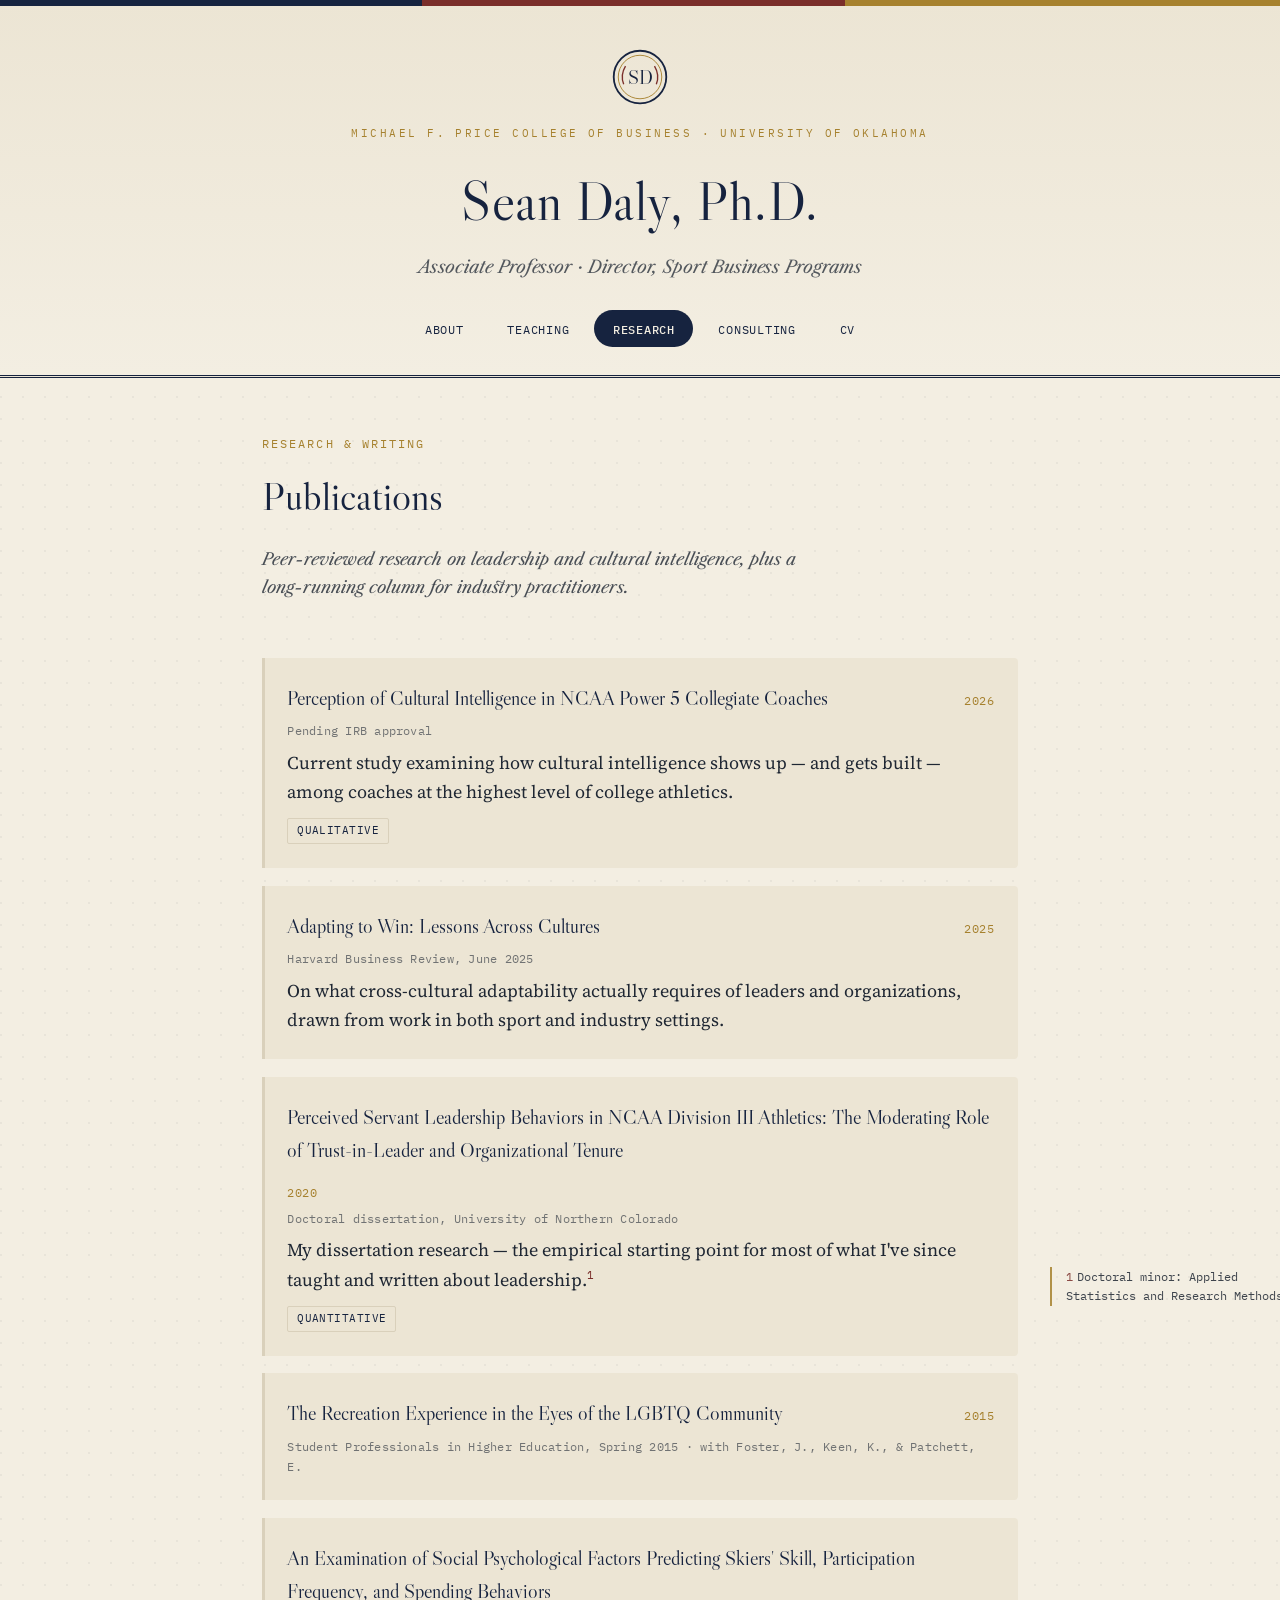
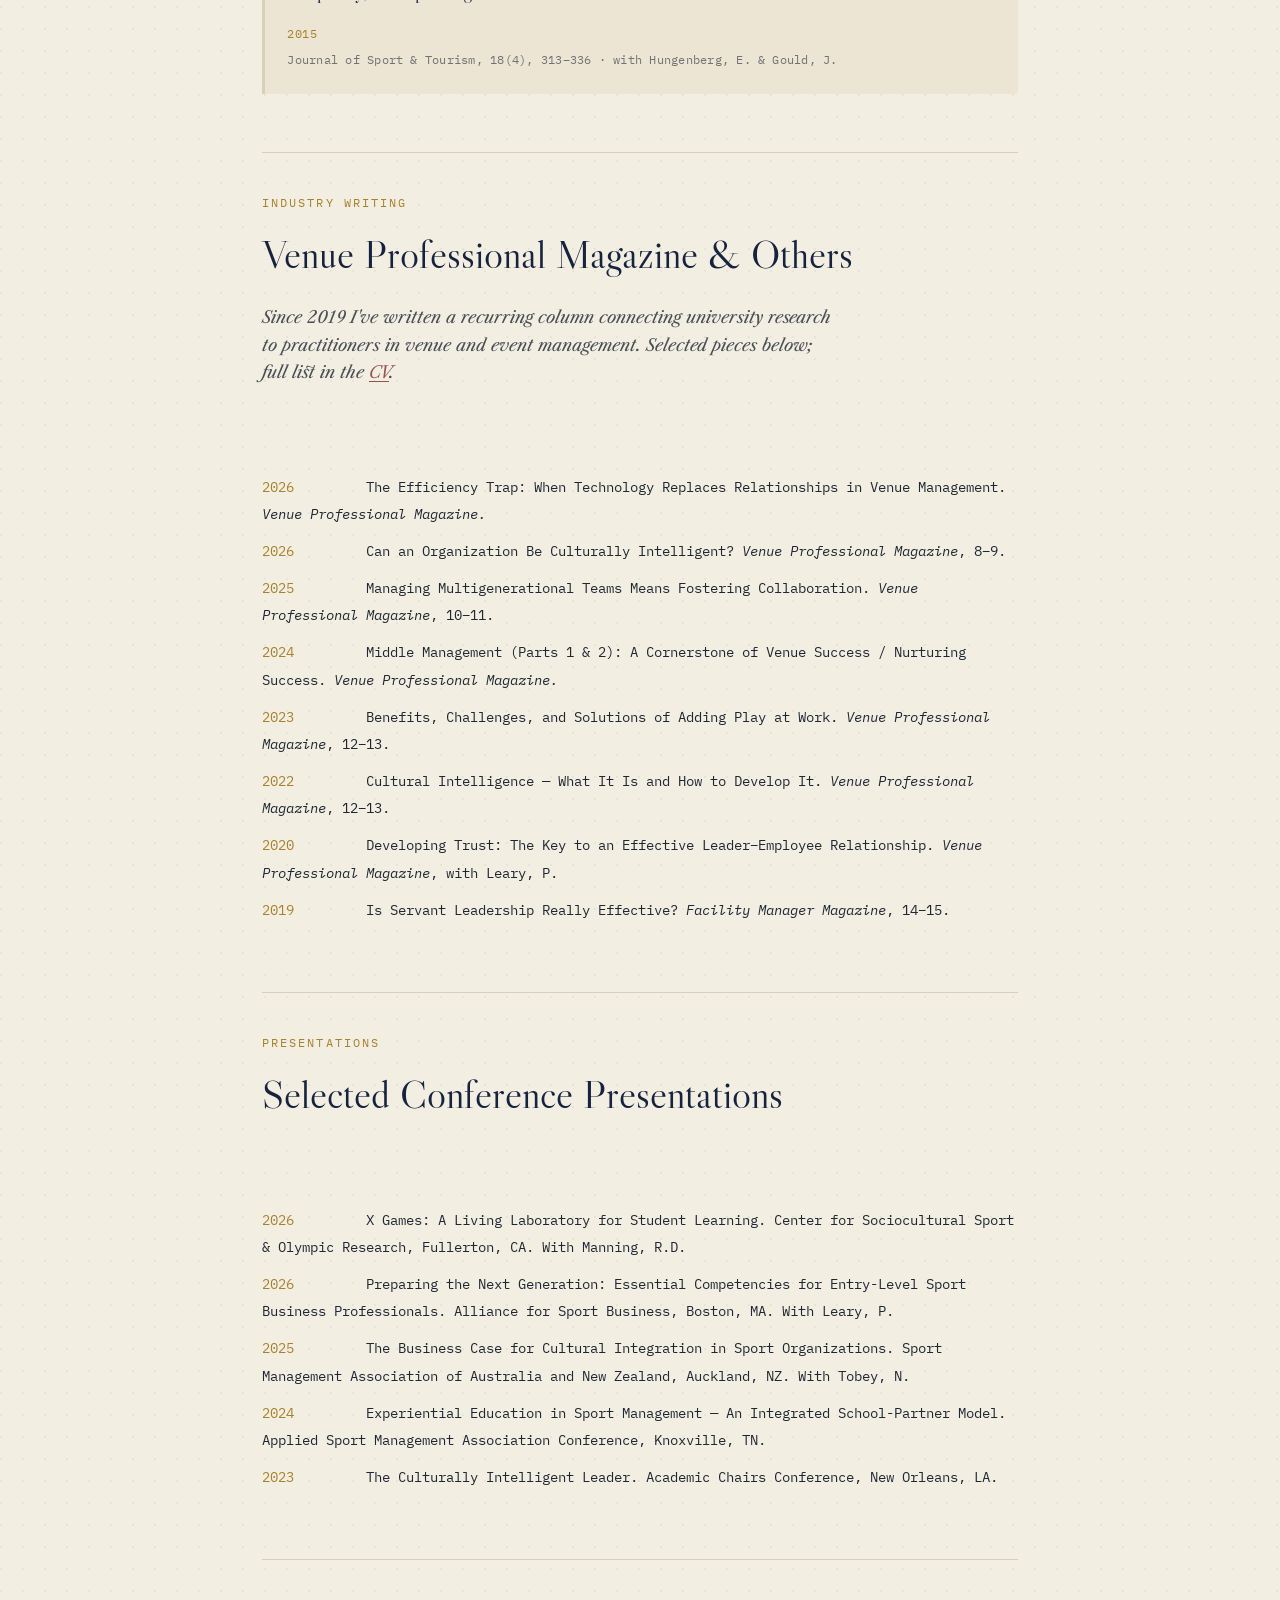
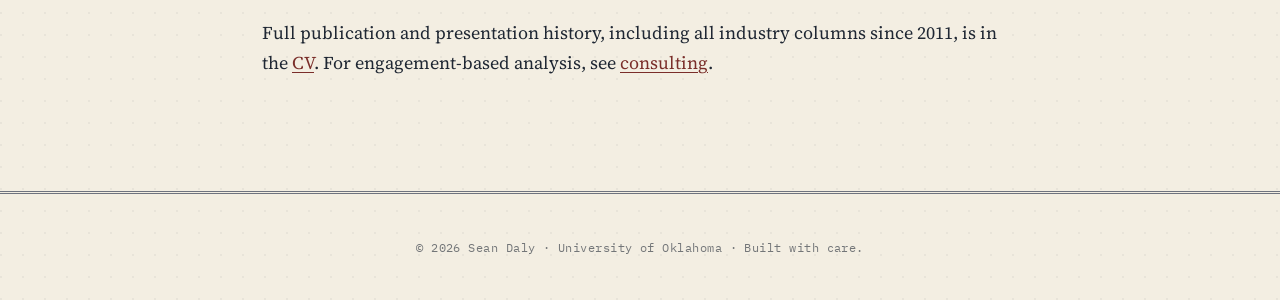
<file: research.html>
<!DOCTYPE html>
<html lang="en">
<head>
<meta charset="UTF-8">
<meta name="viewport" content="width=device-width, initial-scale=1.0">
<title>Research — Sean Daly, Ph.D.</title>
<link rel="stylesheet" href="css/style.css">
</head>
<body>

<header class="masthead">
  <svg class="crest" width="58" height="58" viewBox="0 0 64 64" xmlns="http://www.w3.org/2000/svg" role="img" aria-label="SD monogram crest">
    <circle cx="32" cy="32" r="29" fill="none" stroke="#16233F" stroke-width="2"/>
    <circle cx="32" cy="32" r="24" fill="none" stroke="#A6812E" stroke-width="1"/>
    <path d="M14 40 Q10 30 16 20" fill="none" stroke="#7A2E2A" stroke-width="1.5"/>
    <path d="M50 40 Q54 30 48 20" fill="none" stroke="#7A2E2A" stroke-width="1.5"/>
    <text x="32" y="40" font-family="'Libre Caslon Display', Georgia, serif" font-size="22" fill="#16233F" text-anchor="middle">SD</text>
  </svg>
  <p class="eyebrow">Michael F. Price College of Business &middot; University of Oklahoma</p>
  <h1>Sean Daly, Ph.D.</h1>
  <p class="subtitle">Associate Professor &middot; Director, Sport Business Programs</p>
  <nav class="contents" aria-label="Primary">
    <a href="index.html">About</a>
    <a href="teaching.html">Teaching</a>
    <a href="research.html" aria-current="page">Research</a>
    <a href="consulting.html">Consulting</a>
    <a href="cv.html">CV</a>
  </nav>
</header>

<main class="page">

  <div class="page-header">
    <span class="kicker">Research &amp; Writing</span>
    <h2>Publications</h2>
    <p class="dek">Peer-reviewed research on leadership and cultural intelligence, plus a long-running column for industry practitioners.</p>
  </div>

  <section aria-label="Peer-reviewed publications">
    <div class="entry">
      <div class="entry-head">
        <h3>Perception of Cultural Intelligence in NCAA Power 5 Collegiate Coaches</h3>
        <span class="entry-code">2026</span>
      </div>
      <p class="entry-meta">Pending IRB approval</p>
      <p>Current study examining how cultural intelligence shows up — and gets built — among coaches at the highest level of college athletics.</p>
      <div class="tag-row"><span class="tag">Qualitative</span></div>
    </div>

    <div class="entry">
      <div class="entry-head">
        <h3>Adapting to Win: Lessons Across Cultures</h3>
        <span class="entry-code">2025</span>
      </div>
      <p class="entry-meta">Harvard Business Review, June 2025</p>
      <p>On what cross-cultural adaptability actually requires of leaders and organizations, drawn from work in both sport and industry settings.</p>
    </div>

    <div class="entry">
      <div class="entry-head">
        <h3>Perceived Servant Leadership Behaviors in NCAA Division III Athletics: The Moderating Role of Trust-in-Leader and Organizational Tenure</h3>
        <span class="entry-code">2020</span>
      </div>
      <p class="entry-meta">Doctoral dissertation, University of Northern Colorado</p>
      <p>My dissertation research — the empirical starting point for most of what I've since taught and written about leadership.<span class="sidenote-number" tabindex="0">1</span><span class="sidenote" data-number="1">Doctoral minor: Applied Statistics and Research Methods.</span></p>
      <div class="tag-row"><span class="tag">Quantitative</span></div>
    </div>

    <div class="entry">
      <div class="entry-head">
        <h3>The Recreation Experience in the Eyes of the LGBTQ Community</h3>
        <span class="entry-code">2015</span>
      </div>
      <p class="entry-meta">Student Professionals in Higher Education, Spring 2015 &middot; with Foster, J., Keen, K., &amp; Patchett, E.</p>
    </div>

    <div class="entry">
      <div class="entry-head">
        <h3>An Examination of Social Psychological Factors Predicting Skiers' Skill, Participation Frequency, and Spending Behaviors</h3>
        <span class="entry-code">2015</span>
      </div>
      <p class="entry-meta">Journal of Sport &amp; Tourism, 18(4), 313&ndash;336 &middot; with Hungenberg, E. &amp; Gould, J.</p>
    </div>
  </section>

  <hr class="rule">

  <div class="page-header">
    <span class="kicker">Industry Writing</span>
    <h2>Venue Professional Magazine &amp; Others</h2>
    <p class="dek">Since 2019 I've written a recurring column connecting university research to practitioners in venue and event management. Selected pieces below; full list in the <a href="cv.html">CV</a>.</p>
  </div>

  <ul class="contact-list" style="line-height:1.9;">
    <li><span class="label">2026</span> The Efficiency Trap: When Technology Replaces Relationships in Venue Management. <em>Venue Professional Magazine.</em></li>
    <li><span class="label">2026</span> Can an Organization Be Culturally Intelligent? <em>Venue Professional Magazine</em>, 8&ndash;9.</li>
    <li><span class="label">2025</span> Managing Multigenerational Teams Means Fostering Collaboration. <em>Venue Professional Magazine</em>, 10&ndash;11.</li>
    <li><span class="label">2024</span> Middle Management (Parts 1 &amp; 2): A Cornerstone of Venue Success / Nurturing Success. <em>Venue Professional Magazine.</em></li>
    <li><span class="label">2023</span> Benefits, Challenges, and Solutions of Adding Play at Work. <em>Venue Professional Magazine</em>, 12&ndash;13.</li>
    <li><span class="label">2022</span> Cultural Intelligence &mdash; What It Is and How to Develop It. <em>Venue Professional Magazine</em>, 12&ndash;13.</li>
    <li><span class="label">2020</span> Developing Trust: The Key to an Effective Leader&ndash;Employee Relationship. <em>Venue Professional Magazine</em>, with Leary, P.</li>
    <li><span class="label">2019</span> Is Servant Leadership Really Effective? <em>Facility Manager Magazine</em>, 14&ndash;15.</li>
  </ul>

  <hr class="rule">

  <div class="page-header">
    <span class="kicker">Presentations</span>
    <h2>Selected Conference Presentations</h2>
  </div>

  <ul class="contact-list" style="line-height:1.9;">
    <li><span class="label">2026</span> X Games: A Living Laboratory for Student Learning. Center for Sociocultural Sport &amp; Olympic Research, Fullerton, CA. With Manning, R.D.</li>
    <li><span class="label">2026</span> Preparing the Next Generation: Essential Competencies for Entry-Level Sport Business Professionals. Alliance for Sport Business, Boston, MA. With Leary, P.</li>
    <li><span class="label">2025</span> The Business Case for Cultural Integration in Sport Organizations. Sport Management Association of Australia and New Zealand, Auckland, NZ. With Tobey, N.</li>
    <li><span class="label">2024</span> Experiential Education in Sport Management &mdash; An Integrated School-Partner Model. Applied Sport Management Association Conference, Knoxville, TN.</li>
    <li><span class="label">2023</span> The Culturally Intelligent Leader. Academic Chairs Conference, New Orleans, LA.</li>
  </ul>

  <hr class="rule">
  <p>Full publication and presentation history, including all industry columns since 2011, is in the <a href="cv.html">CV</a>. For engagement-based analysis, see <a href="consulting.html">consulting</a>.</p>

</main>

<footer class="colophon">
  <p>&copy; <span id="year"></span> Sean Daly &middot; University of Oklahoma &middot; Built with care.</p>
</footer>

<script>document.getElementById('year').textContent = new Date().getFullYear();</script>
</body>
</html>
</file>
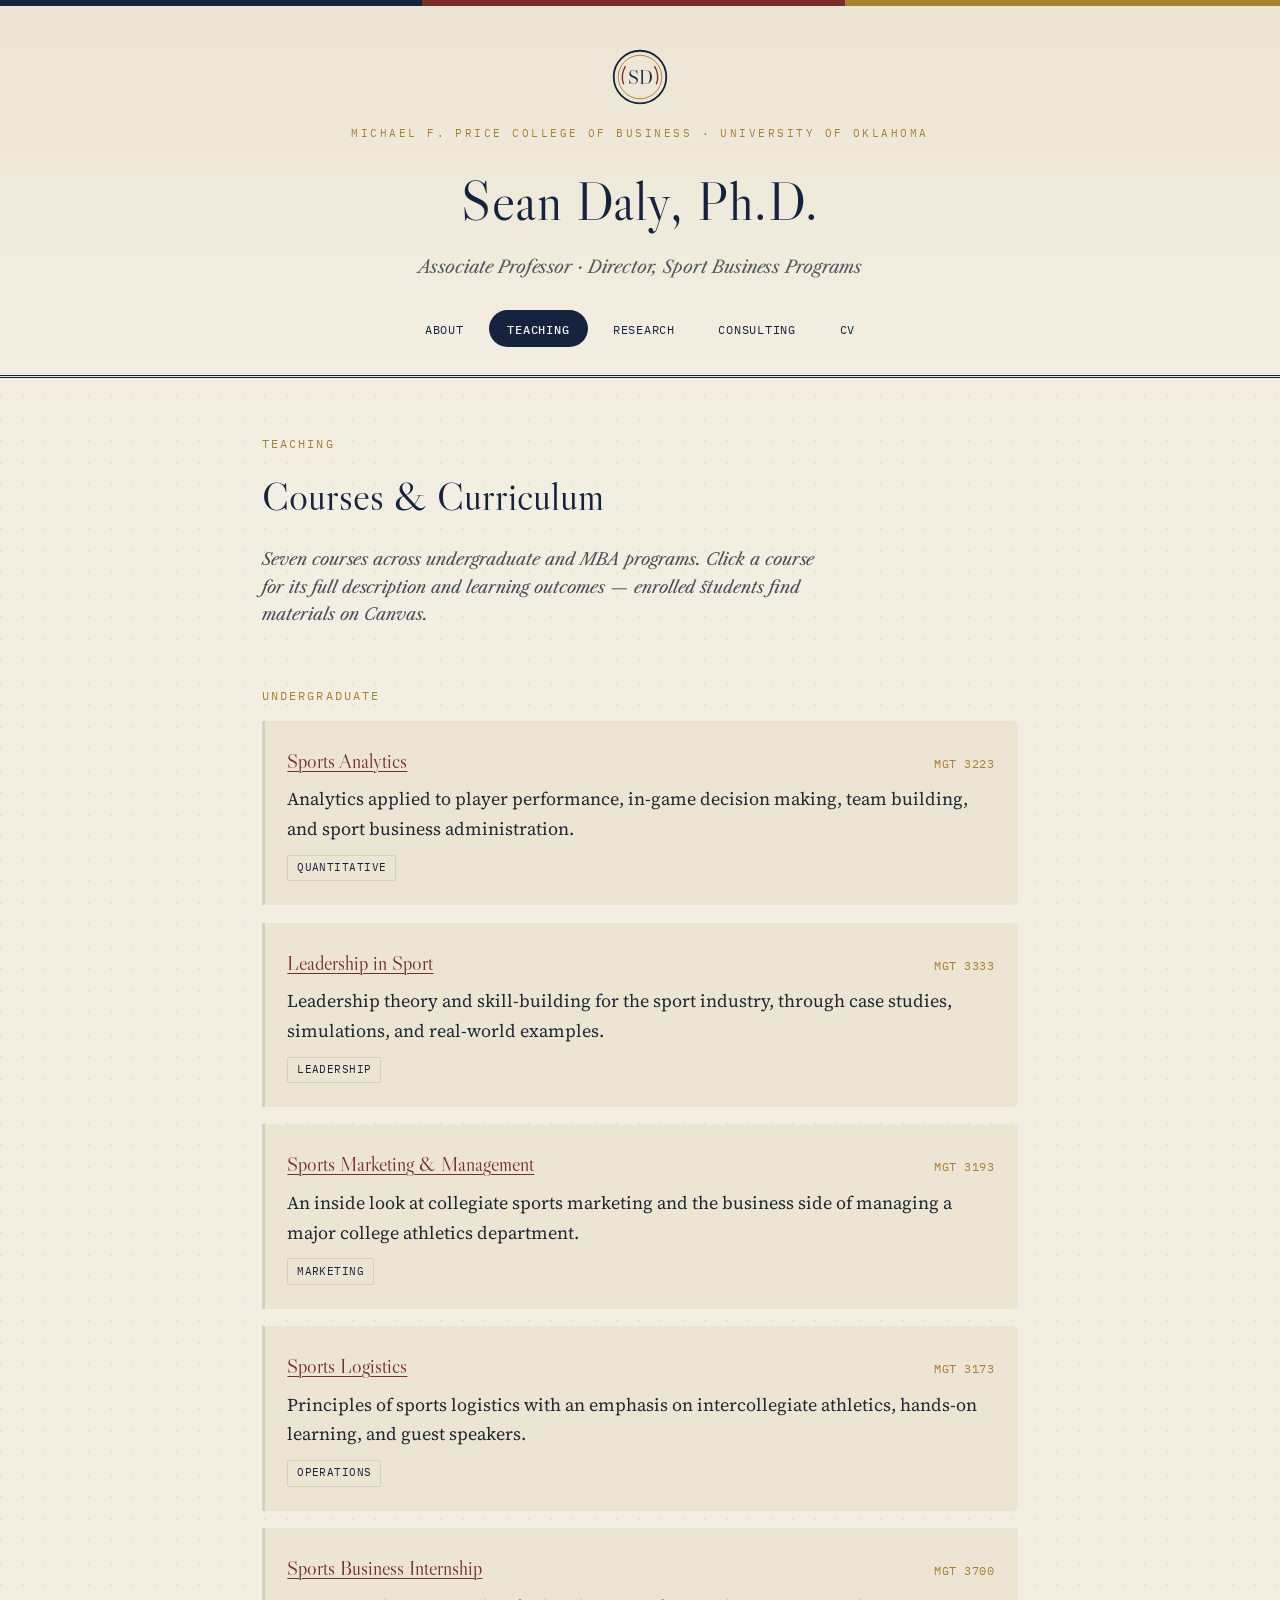
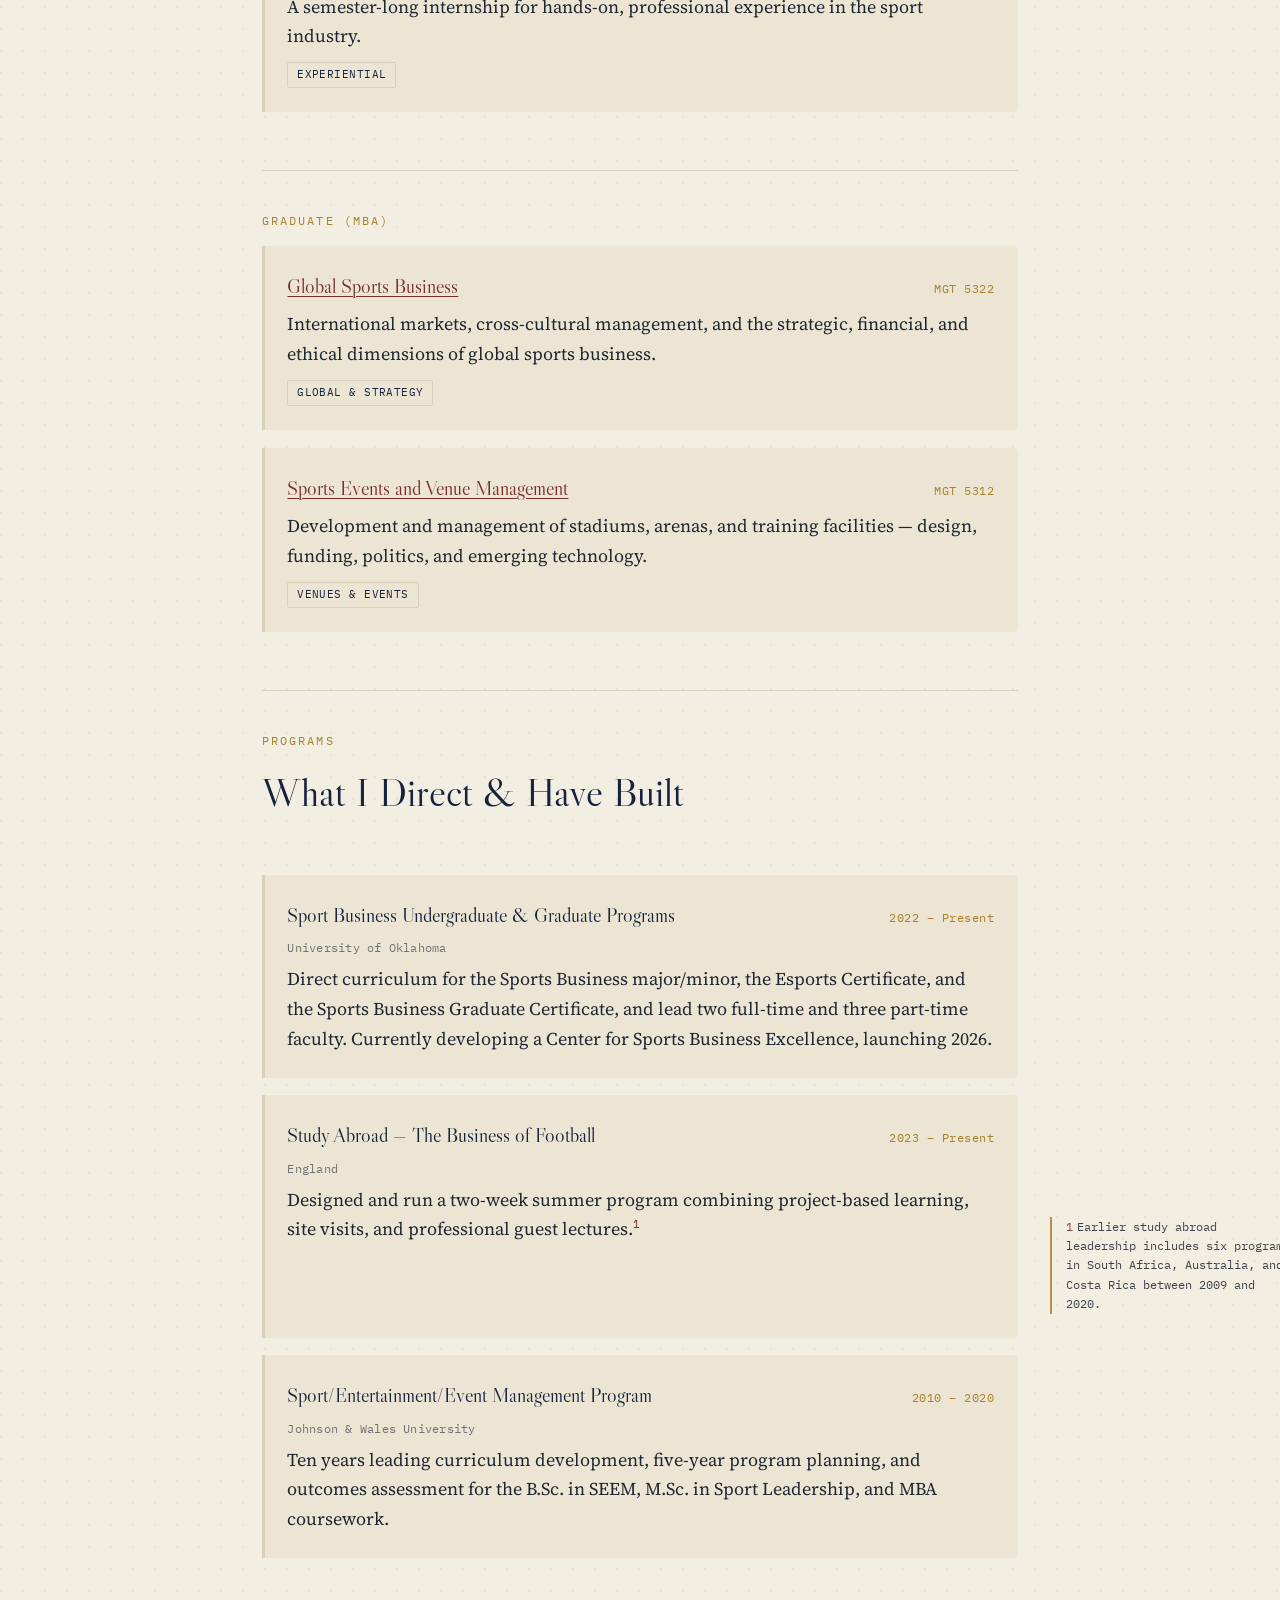
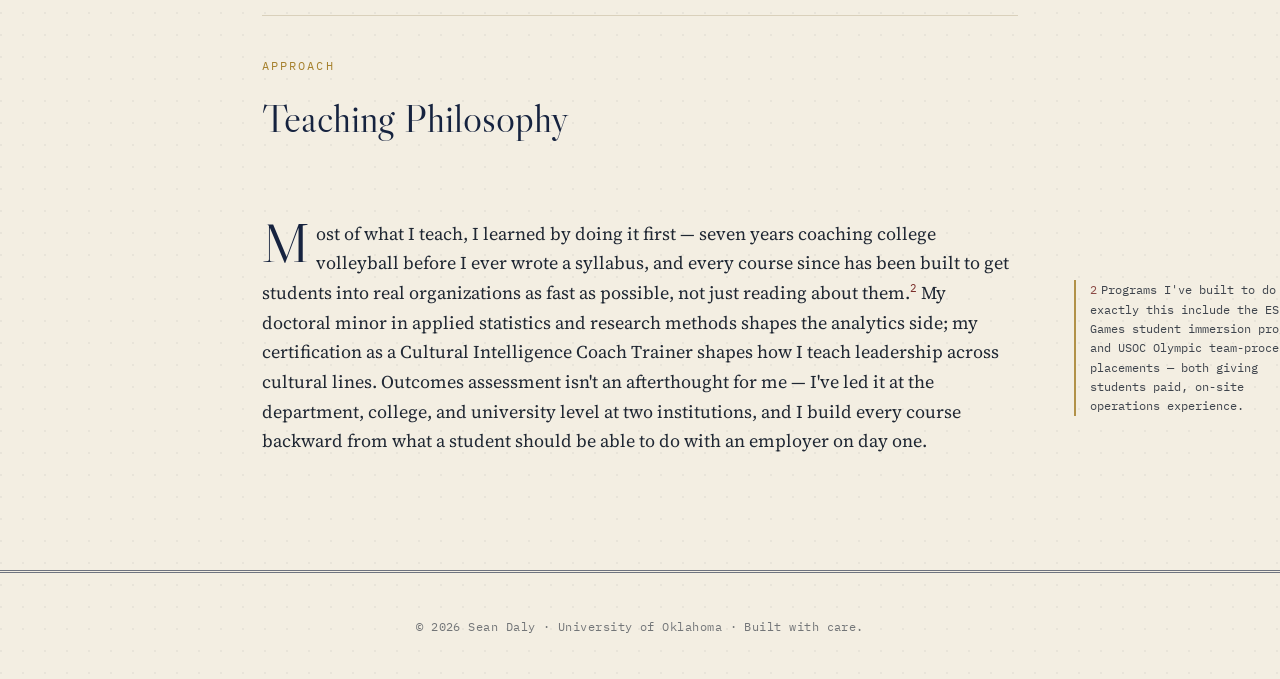
<file: teaching.html>
<!DOCTYPE html>
<html lang="en">
<head>
<meta charset="UTF-8">
<meta name="viewport" content="width=device-width, initial-scale=1.0">
<title>Teaching — Sean Daly, Ph.D.</title>
<link rel="stylesheet" href="css/style.css">
</head>
<body>

<header class="masthead">
  <svg class="crest" width="58" height="58" viewBox="0 0 64 64" xmlns="http://www.w3.org/2000/svg" role="img" aria-label="SD monogram crest">
    <circle cx="32" cy="32" r="29" fill="none" stroke="#16233F" stroke-width="2"/>
    <circle cx="32" cy="32" r="24" fill="none" stroke="#A6812E" stroke-width="1"/>
    <path d="M14 40 Q10 30 16 20" fill="none" stroke="#7A2E2A" stroke-width="1.5"/>
    <path d="M50 40 Q54 30 48 20" fill="none" stroke="#7A2E2A" stroke-width="1.5"/>
    <text x="32" y="40" font-family="'Libre Caslon Display', Georgia, serif" font-size="22" fill="#16233F" text-anchor="middle">SD</text>
  </svg>
  <p class="eyebrow">Michael F. Price College of Business &middot; University of Oklahoma</p>
  <h1>Sean Daly, Ph.D.</h1>
  <p class="subtitle">Associate Professor &middot; Director, Sport Business Programs</p>
  <nav class="contents" aria-label="Primary">
    <a href="index.html">About</a>
    <a href="teaching.html" aria-current="page">Teaching</a>
    <a href="research.html">Research</a>
    <a href="consulting.html">Consulting</a>
    <a href="cv.html">CV</a>
  </nav>
</header>

<main class="page">

  <div class="page-header">
    <span class="kicker">Teaching</span>
    <h2>Courses &amp; Curriculum</h2>
    <p class="dek">Seven courses across undergraduate and MBA programs. Click a course for its full description and learning outcomes — enrolled students find materials on Canvas.</p>
  </div>

  <section aria-label="Undergraduate courses">
    <div class="page-header" style="margin-bottom:1rem;">
      <span class="kicker" style="display:block;">Undergraduate</span>
    </div>

    <div class="entry">
      <div class="entry-head">
        <h3><a href="courses/sports-analytics.html">Sports Analytics</a></h3>
        <span class="entry-code">MGT 3223</span>
      </div>
      <p>Analytics applied to player performance, in-game decision making, team building, and sport business administration.</p>
      <div class="tag-row"><span class="tag">Quantitative</span></div>
    </div>

    <div class="entry">
      <div class="entry-head">
        <h3><a href="courses/leadership-in-sport.html">Leadership in Sport</a></h3>
        <span class="entry-code">MGT 3333</span>
      </div>
      <p>Leadership theory and skill-building for the sport industry, through case studies, simulations, and real-world examples.</p>
      <div class="tag-row"><span class="tag">Leadership</span></div>
    </div>

    <div class="entry">
      <div class="entry-head">
        <h3><a href="courses/sports-marketing-management.html">Sports Marketing &amp; Management</a></h3>
        <span class="entry-code">MGT 3193</span>
      </div>
      <p>An inside look at collegiate sports marketing and the business side of managing a major college athletics department.</p>
      <div class="tag-row"><span class="tag">Marketing</span></div>
    </div>

    <div class="entry">
      <div class="entry-head">
        <h3><a href="courses/sports-logistics.html">Sports Logistics</a></h3>
        <span class="entry-code">MGT 3173</span>
      </div>
      <p>Principles of sports logistics with an emphasis on intercollegiate athletics, hands-on learning, and guest speakers.</p>
      <div class="tag-row"><span class="tag">Operations</span></div>
    </div>

    <div class="entry">
      <div class="entry-head">
        <h3><a href="courses/sports-business-internship.html">Sports Business Internship</a></h3>
        <span class="entry-code">MGT 3700</span>
      </div>
      <p>A semester-long internship for hands-on, professional experience in the sport industry.</p>
      <div class="tag-row"><span class="tag">Experiential</span></div>
    </div>
  </section>

  <hr class="rule">

  <section aria-label="Graduate courses">
    <div class="page-header" style="margin-bottom:1rem;">
      <span class="kicker" style="display:block;">Graduate (MBA)</span>
    </div>

    <div class="entry">
      <div class="entry-head">
        <h3><a href="courses/global-sports-business.html">Global Sports Business</a></h3>
        <span class="entry-code">MGT 5322</span>
      </div>
      <p>International markets, cross-cultural management, and the strategic, financial, and ethical dimensions of global sports business.</p>
      <div class="tag-row"><span class="tag">Global &amp; Strategy</span></div>
    </div>

    <div class="entry">
      <div class="entry-head">
        <h3><a href="courses/sports-events-venue-management.html">Sports Events and Venue Management</a></h3>
        <span class="entry-code">MGT 5312</span>
      </div>
      <p>Development and management of stadiums, arenas, and training facilities — design, funding, politics, and emerging technology.</p>
      <div class="tag-row"><span class="tag">Venues &amp; Events</span></div>
    </div>
  </section>

  <hr class="rule">

  <div class="page-header">
    <span class="kicker">Programs</span>
    <h2>What I Direct &amp; Have Built</h2>
  </div>

  <div class="entry">
    <div class="entry-head">
      <h3>Sport Business Undergraduate &amp; Graduate Programs</h3>
      <span class="entry-code">2022 &ndash; Present</span>
    </div>
    <p class="entry-meta">University of Oklahoma</p>
    <p>Direct curriculum for the Sports Business major/minor, the Esports Certificate, and the Sports Business Graduate Certificate, and lead two full-time and three part-time faculty. Currently developing a Center for Sports Business Excellence, launching 2026.</p>
  </div>

  <div class="entry">
    <div class="entry-head">
      <h3>Study Abroad — The Business of Football</h3>
      <span class="entry-code">2023 &ndash; Present</span>
    </div>
    <p class="entry-meta">England</p>
    <p>Designed and run a two-week summer program combining project-based learning, site visits, and professional guest lectures.<span class="sidenote-number" tabindex="0">1</span><span class="sidenote" data-number="1">Earlier study abroad leadership includes six programs in South Africa, Australia, and Costa Rica between 2009 and 2020.</span></p>
  </div>

  <div class="entry">
    <div class="entry-head">
      <h3>Sport/Entertainment/Event Management Program</h3>
      <span class="entry-code">2010 &ndash; 2020</span>
    </div>
    <p class="entry-meta">Johnson &amp; Wales University</p>
    <p>Ten years leading curriculum development, five-year program planning, and outcomes assessment for the B.Sc. in SEEM, M.Sc. in Sport Leadership, and MBA coursework.</p>
  </div>

  <hr class="rule">

  <div class="page-header">
    <span class="kicker">Approach</span>
    <h2>Teaching Philosophy</h2>
  </div>

  <p class="lede">Most of what I teach, I learned by doing it first — seven years coaching college volleyball before I ever wrote a syllabus, and every course since has been built to get students into real organizations as fast as possible, not just reading about them.<span class="sidenote-number" tabindex="0">2</span><span class="sidenote" data-number="2">Programs I've built to do exactly this include the ESPN X Games student immersion program and USOC Olympic team-processing placements — both giving students paid, on-site operations experience.</span> My doctoral minor in applied statistics and research methods shapes the analytics side; my certification as a Cultural Intelligence Coach Trainer shapes how I teach leadership across cultural lines. Outcomes assessment isn't an afterthought for me — I've led it at the department, college, and university level at two institutions, and I build every course backward from what a student should be able to do with an employer on day one.</p>

</main>

<footer class="colophon">
  <p>&copy; <span id="year"></span> Sean Daly &middot; University of Oklahoma &middot; Built with care.</p>
</footer>

<script>document.getElementById('year').textContent = new Date().getFullYear();</script>
</body>
</html>
</file>
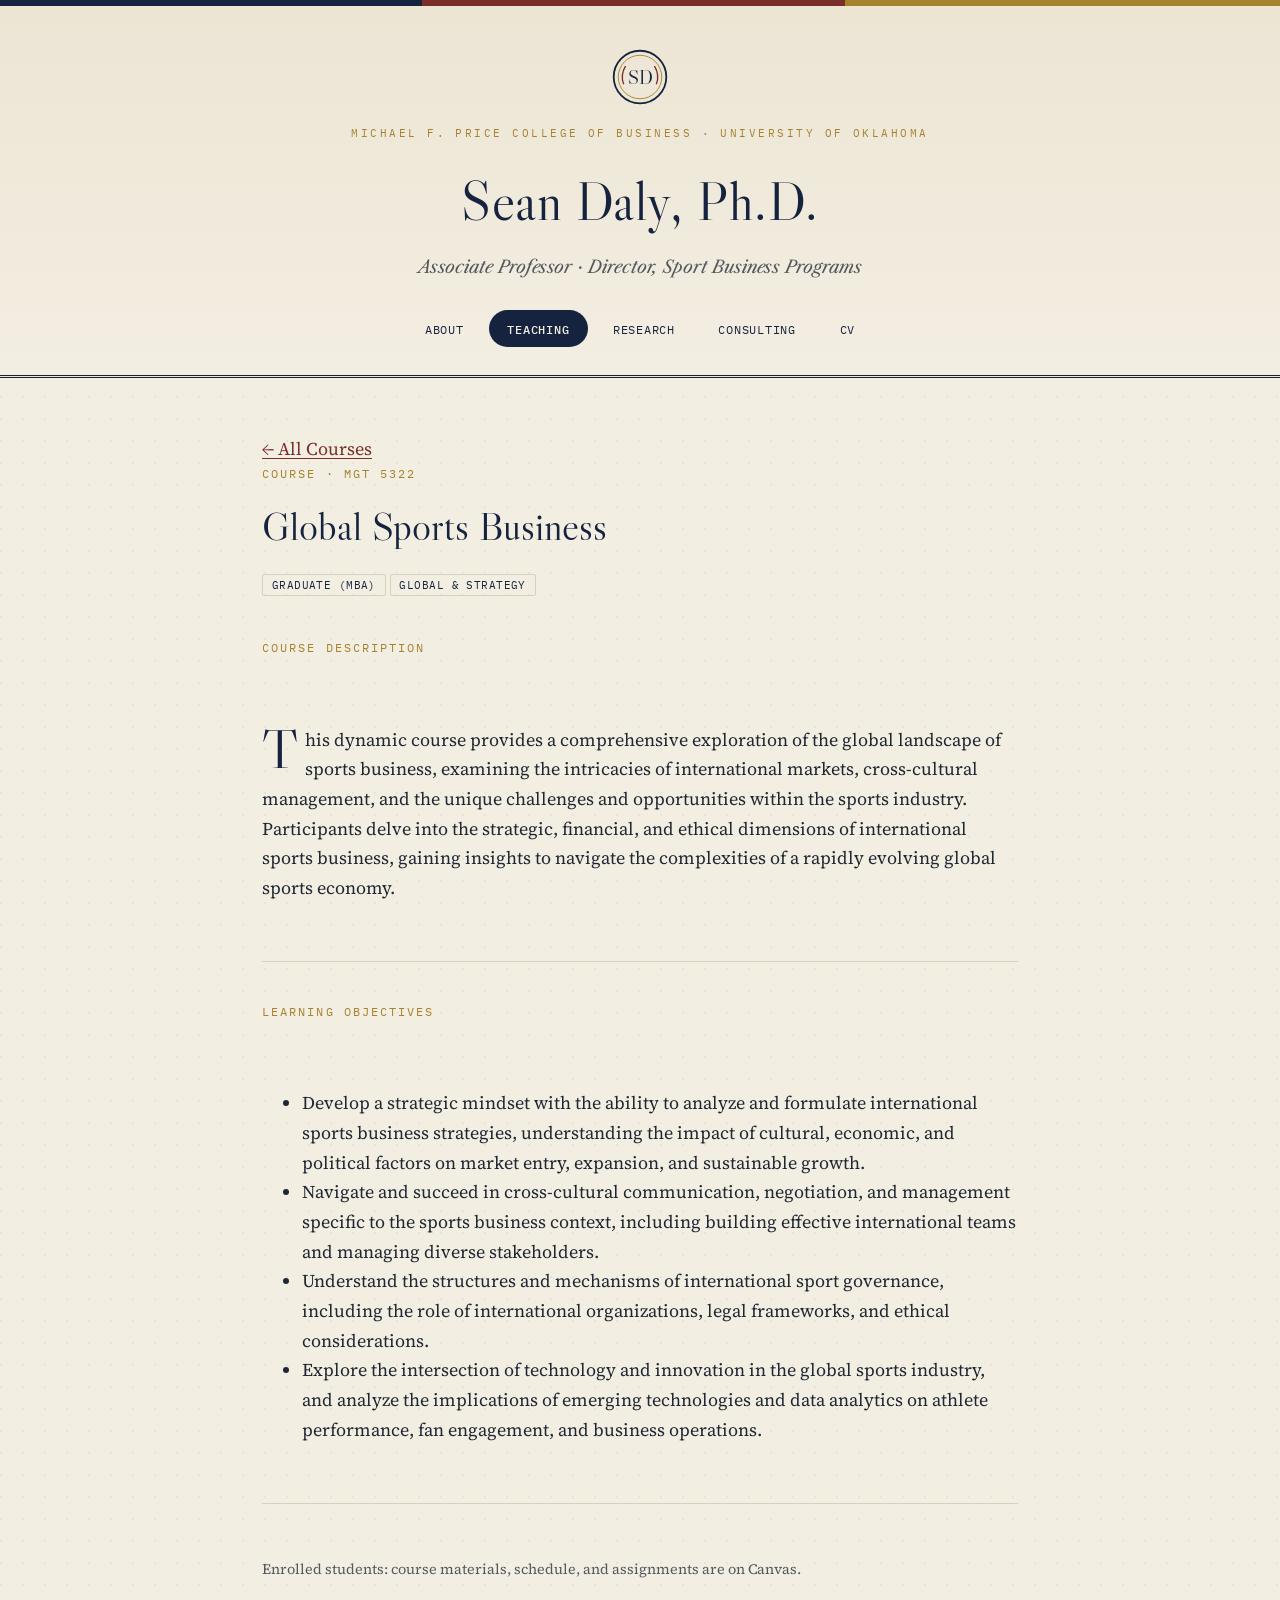
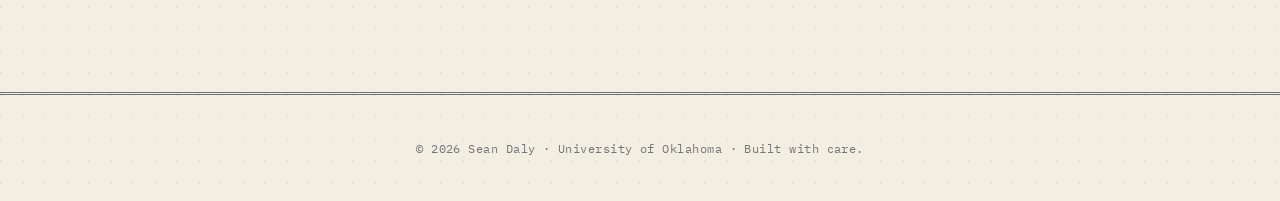
<file: courses/global-sports-business.html>
<!DOCTYPE html>
<html lang="en">
<head>
<meta charset="UTF-8">
<meta name="viewport" content="width=device-width, initial-scale=1.0">
<title>Global Sports Business — Sean Daly, Ph.D.</title>
<link rel="stylesheet" href="../css/style.css">
</head>
<body>

<header class="masthead">
  <svg class="crest" width="58" height="58" viewBox="0 0 64 64" xmlns="http://www.w3.org/2000/svg" role="img" aria-label="SD monogram crest">
    <circle cx="32" cy="32" r="29" fill="none" stroke="#16233F" stroke-width="2"/>
    <circle cx="32" cy="32" r="24" fill="none" stroke="#A6812E" stroke-width="1"/>
    <path d="M14 40 Q10 30 16 20" fill="none" stroke="#7A2E2A" stroke-width="1.5"/>
    <path d="M50 40 Q54 30 48 20" fill="none" stroke="#7A2E2A" stroke-width="1.5"/>
    <text x="32" y="40" font-family="'Libre Caslon Display', Georgia, serif" font-size="22" fill="#16233F" text-anchor="middle">SD</text>
  </svg>
  <p class="eyebrow">Michael F. Price College of Business &middot; University of Oklahoma</p>
  <h1>Sean Daly, Ph.D.</h1>
  <p class="subtitle">Associate Professor &middot; Director, Sport Business Programs</p>
  <nav class="contents" aria-label="Primary">
    <a href="../index.html">About</a>
    <a href="../teaching.html" aria-current="page">Teaching</a>
    <a href="../research.html">Research</a>
    <a href="../consulting.html">Consulting</a>
    <a href="../cv.html">CV</a>
  </nav>
</header>

<main class="page">

  <a class="breadcrumb" href="../teaching.html">&larr; All Courses</a>

  <div class="page-header">
    <span class="kicker">Course &middot; MGT 5322</span>
    <h2>Global Sports Business</h2>
    <div class="course-meta-strip">
      <span class="tag">Graduate (MBA)</span>
      <span class="tag">Global &amp; Strategy</span>
    </div>
  </div>

  <div class="page-header">
    <span class="kicker" style="display:block;">Course Description</span>
  </div>
  <p class="lede">This dynamic course provides a comprehensive exploration of the global landscape of sports business, examining the intricacies of international markets, cross-cultural management, and the unique challenges and opportunities within the sports industry. Participants delve into the strategic, financial, and ethical dimensions of international sports business, gaining insights to navigate the complexities of a rapidly evolving global sports economy.</p>

  <hr class="rule">

  <div class="page-header">
    <span class="kicker" style="display:block;">Learning Objectives</span>
  </div>
  <ul class="outcomes-list">
    <li>Develop a strategic mindset with the ability to analyze and formulate international sports business strategies, understanding the impact of cultural, economic, and political factors on market entry, expansion, and sustainable growth.</li>
    <li>Navigate and succeed in cross-cultural communication, negotiation, and management specific to the sports business context, including building effective international teams and managing diverse stakeholders.</li>
    <li>Understand the structures and mechanisms of international sport governance, including the role of international organizations, legal frameworks, and ethical considerations.</li>
    <li>Explore the intersection of technology and innovation in the global sports industry, and analyze the implications of emerging technologies and data analytics on athlete performance, fan engagement, and business operations.</li>
  </ul>

  <hr class="rule">
  <p style="font-size:0.9rem; opacity:0.75;">Enrolled students: course materials, schedule, and assignments are on Canvas.</p>

</main>

<footer class="colophon">
  <p>&copy; <span id="year"></span> Sean Daly &middot; University of Oklahoma &middot; Built with care.</p>
</footer>

<script>document.getElementById('year').textContent = new Date().getFullYear();</script>
</body>
</html>
</file>
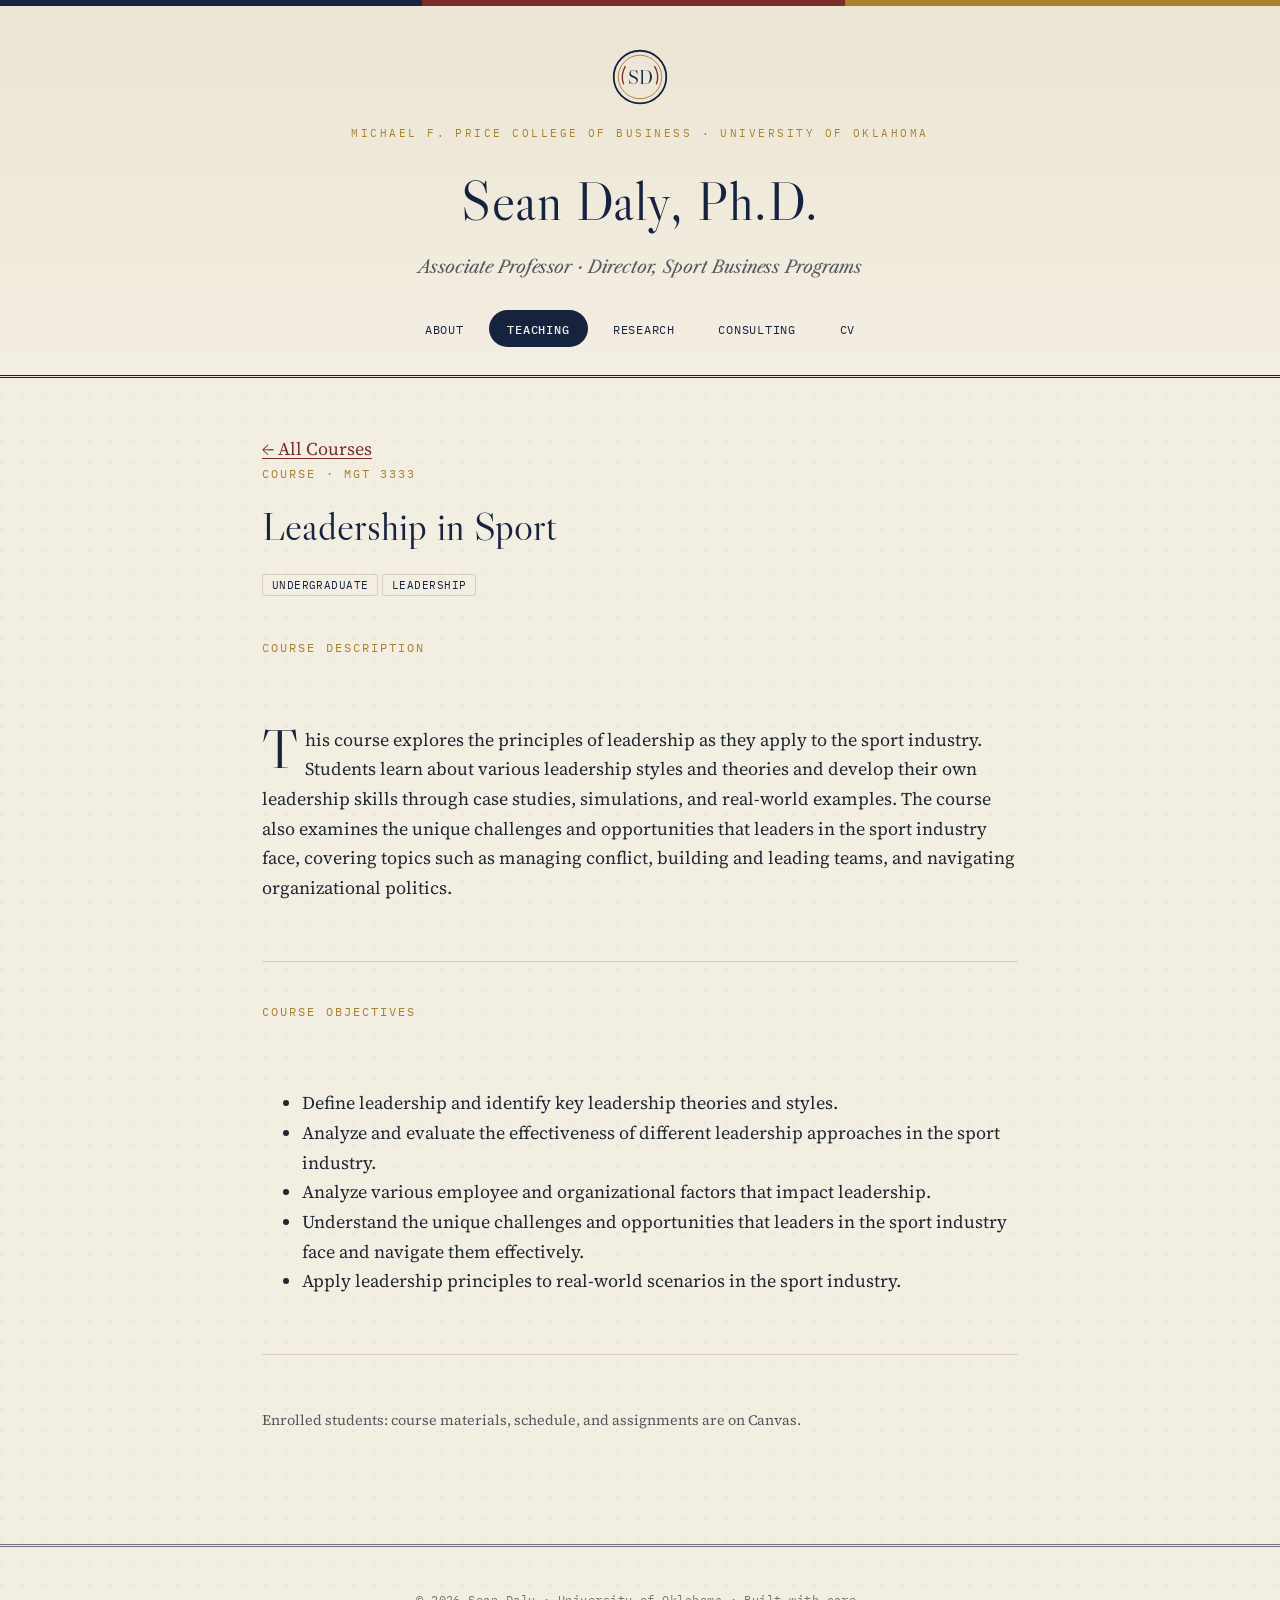
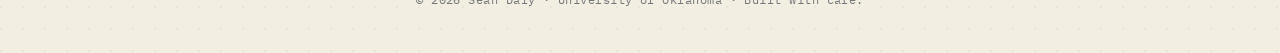
<file: courses/leadership-in-sport.html>
<!DOCTYPE html>
<html lang="en">
<head>
<meta charset="UTF-8">
<meta name="viewport" content="width=device-width, initial-scale=1.0">
<title>Leadership in Sport — Sean Daly, Ph.D.</title>
<link rel="stylesheet" href="../css/style.css">
</head>
<body>

<header class="masthead">
  <svg class="crest" width="58" height="58" viewBox="0 0 64 64" xmlns="http://www.w3.org/2000/svg" role="img" aria-label="SD monogram crest">
    <circle cx="32" cy="32" r="29" fill="none" stroke="#16233F" stroke-width="2"/>
    <circle cx="32" cy="32" r="24" fill="none" stroke="#A6812E" stroke-width="1"/>
    <path d="M14 40 Q10 30 16 20" fill="none" stroke="#7A2E2A" stroke-width="1.5"/>
    <path d="M50 40 Q54 30 48 20" fill="none" stroke="#7A2E2A" stroke-width="1.5"/>
    <text x="32" y="40" font-family="'Libre Caslon Display', Georgia, serif" font-size="22" fill="#16233F" text-anchor="middle">SD</text>
  </svg>
  <p class="eyebrow">Michael F. Price College of Business &middot; University of Oklahoma</p>
  <h1>Sean Daly, Ph.D.</h1>
  <p class="subtitle">Associate Professor &middot; Director, Sport Business Programs</p>
  <nav class="contents" aria-label="Primary">
    <a href="../index.html">About</a>
    <a href="../teaching.html" aria-current="page">Teaching</a>
    <a href="../research.html">Research</a>
    <a href="../consulting.html">Consulting</a>
    <a href="../cv.html">CV</a>
  </nav>
</header>

<main class="page">

  <a class="breadcrumb" href="../teaching.html">&larr; All Courses</a>

  <div class="page-header">
    <span class="kicker">Course &middot; MGT 3333</span>
    <h2>Leadership in Sport</h2>
    <div class="course-meta-strip">
      <span class="tag">Undergraduate</span>
      <span class="tag">Leadership</span>
    </div>
  </div>

  <div class="page-header">
    <span class="kicker" style="display:block;">Course Description</span>
  </div>
  <p class="lede">This course explores the principles of leadership as they apply to the sport industry. Students learn about various leadership styles and theories and develop their own leadership skills through case studies, simulations, and real-world examples. The course also examines the unique challenges and opportunities that leaders in the sport industry face, covering topics such as managing conflict, building and leading teams, and navigating organizational politics.</p>

  <hr class="rule">

  <div class="page-header">
    <span class="kicker" style="display:block;">Course Objectives</span>
  </div>
  <ul class="outcomes-list">
    <li>Define leadership and identify key leadership theories and styles.</li>
    <li>Analyze and evaluate the effectiveness of different leadership approaches in the sport industry.</li>
    <li>Analyze various employee and organizational factors that impact leadership.</li>
    <li>Understand the unique challenges and opportunities that leaders in the sport industry face and navigate them effectively.</li>
    <li>Apply leadership principles to real-world scenarios in the sport industry.</li>
  </ul>

  <hr class="rule">
  <p style="font-size:0.9rem; opacity:0.75;">Enrolled students: course materials, schedule, and assignments are on Canvas.</p>

</main>

<footer class="colophon">
  <p>&copy; <span id="year"></span> Sean Daly &middot; University of Oklahoma &middot; Built with care.</p>
</footer>

<script>document.getElementById('year').textContent = new Date().getFullYear();</script>
</body>
</html>
</file>
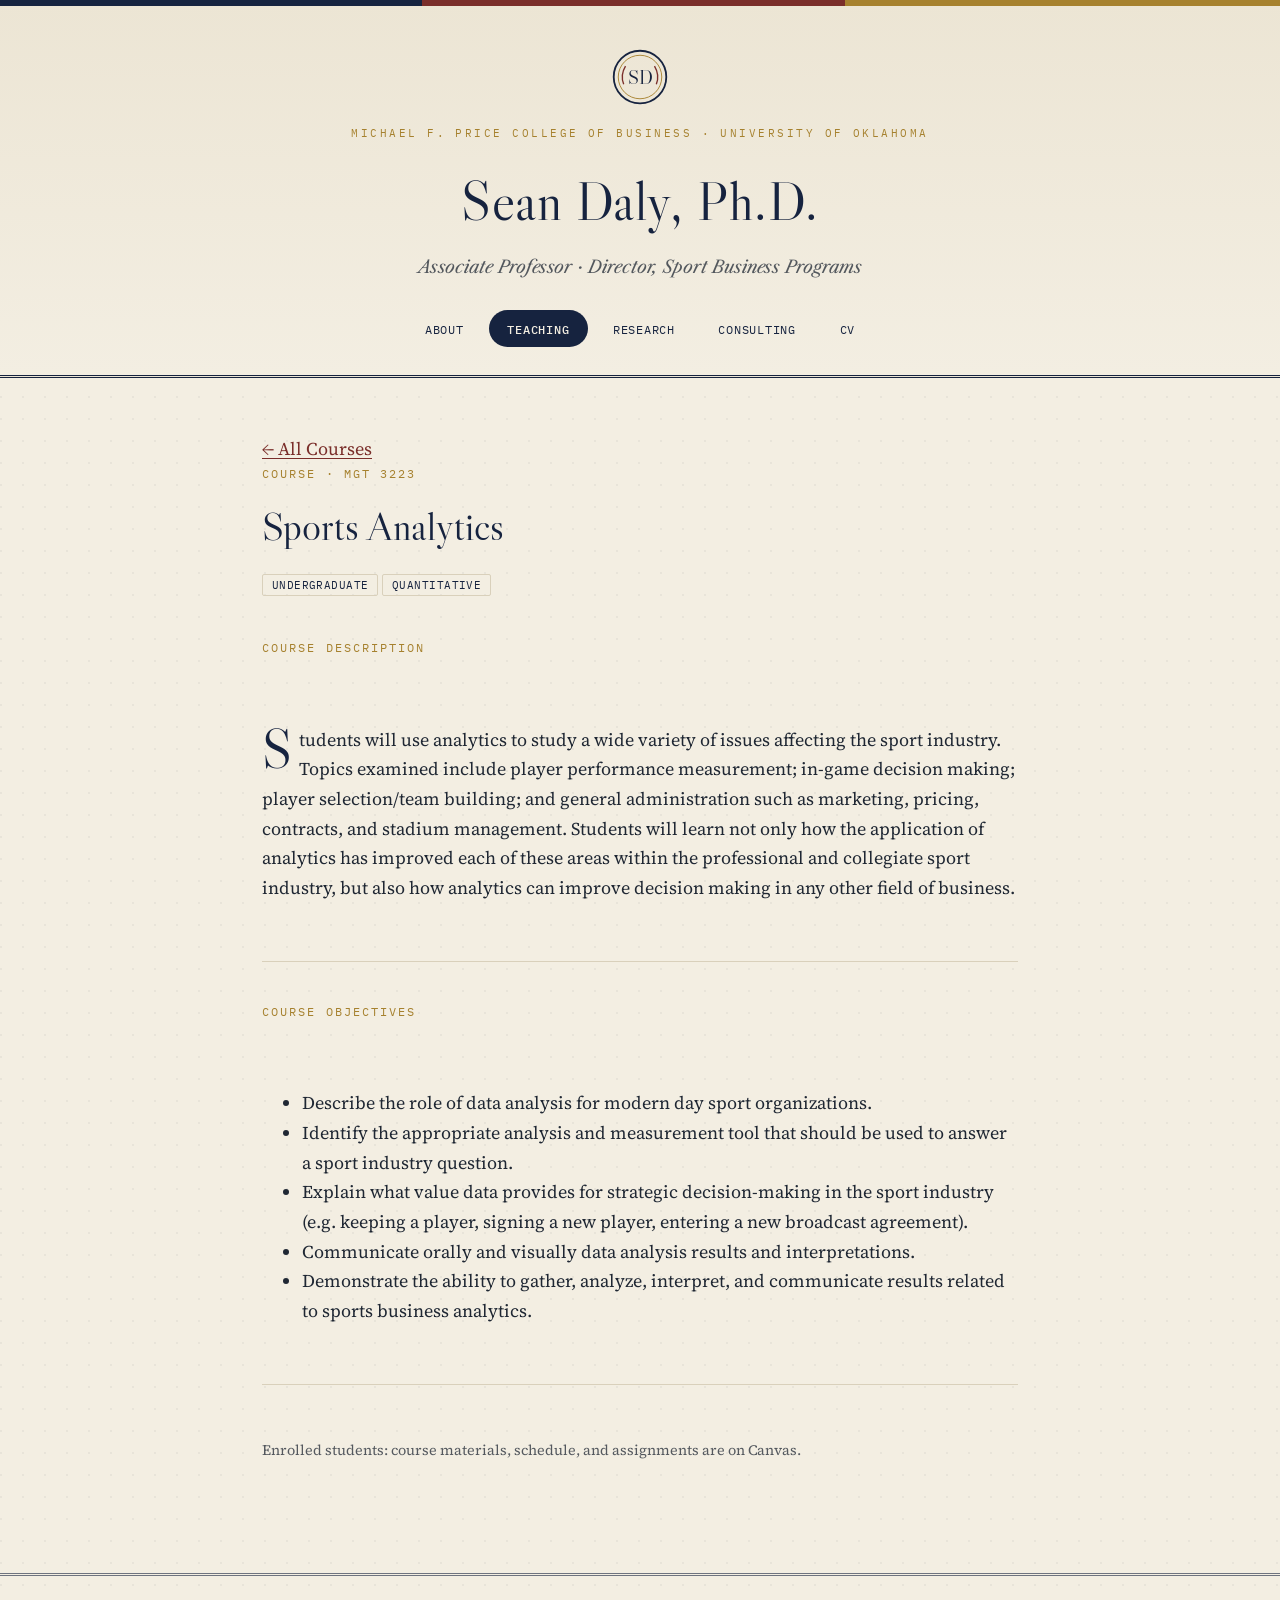
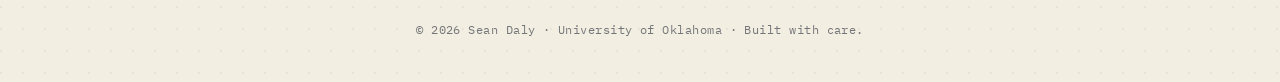
<file: courses/sports-analytics.html>
<!DOCTYPE html>
<html lang="en">
<head>
<meta charset="UTF-8">
<meta name="viewport" content="width=device-width, initial-scale=1.0">
<title>Sports Analytics — Sean Daly, Ph.D.</title>
<link rel="stylesheet" href="../css/style.css">
</head>
<body>

<header class="masthead">
  <svg class="crest" width="58" height="58" viewBox="0 0 64 64" xmlns="http://www.w3.org/2000/svg" role="img" aria-label="SD monogram crest">
    <circle cx="32" cy="32" r="29" fill="none" stroke="#16233F" stroke-width="2"/>
    <circle cx="32" cy="32" r="24" fill="none" stroke="#A6812E" stroke-width="1"/>
    <path d="M14 40 Q10 30 16 20" fill="none" stroke="#7A2E2A" stroke-width="1.5"/>
    <path d="M50 40 Q54 30 48 20" fill="none" stroke="#7A2E2A" stroke-width="1.5"/>
    <text x="32" y="40" font-family="'Libre Caslon Display', Georgia, serif" font-size="22" fill="#16233F" text-anchor="middle">SD</text>
  </svg>
  <p class="eyebrow">Michael F. Price College of Business &middot; University of Oklahoma</p>
  <h1>Sean Daly, Ph.D.</h1>
  <p class="subtitle">Associate Professor &middot; Director, Sport Business Programs</p>
  <nav class="contents" aria-label="Primary">
    <a href="../index.html">About</a>
    <a href="../teaching.html" aria-current="page">Teaching</a>
    <a href="../research.html">Research</a>
    <a href="../consulting.html">Consulting</a>
    <a href="../cv.html">CV</a>
  </nav>
</header>

<main class="page">

  <a class="breadcrumb" href="../teaching.html">&larr; All Courses</a>

  <div class="page-header">
    <span class="kicker">Course &middot; MGT 3223</span>
    <h2>Sports Analytics</h2>
    <div class="course-meta-strip">
      <span class="tag">Undergraduate</span>
      <span class="tag">Quantitative</span>
    </div>
  </div>

  <div class="page-header">
    <span class="kicker" style="display:block;">Course Description</span>
  </div>
  <p class="lede">Students will use analytics to study a wide variety of issues affecting the sport industry. Topics examined include player performance measurement; in-game decision making; player selection/team building; and general administration such as marketing, pricing, contracts, and stadium management. Students will learn not only how the application of analytics has improved each of these areas within the professional and collegiate sport industry, but also how analytics can improve decision making in any other field of business.</p>

  <hr class="rule">

  <div class="page-header">
    <span class="kicker" style="display:block;">Course Objectives</span>
  </div>
  <ul class="outcomes-list">
    <li>Describe the role of data analysis for modern day sport organizations.</li>
    <li>Identify the appropriate analysis and measurement tool that should be used to answer a sport industry question.</li>
    <li>Explain what value data provides for strategic decision-making in the sport industry (e.g. keeping a player, signing a new player, entering a new broadcast agreement).</li>
    <li>Communicate orally and visually data analysis results and interpretations.</li>
    <li>Demonstrate the ability to gather, analyze, interpret, and communicate results related to sports business analytics.</li>
  </ul>

  <hr class="rule">
  <p style="font-size:0.9rem; opacity:0.75;">Enrolled students: course materials, schedule, and assignments are on Canvas.</p>

</main>

<footer class="colophon">
  <p>&copy; <span id="year"></span> Sean Daly &middot; University of Oklahoma &middot; Built with care.</p>
</footer>

<script>document.getElementById('year').textContent = new Date().getFullYear();</script>
</body>
</html>
</file>
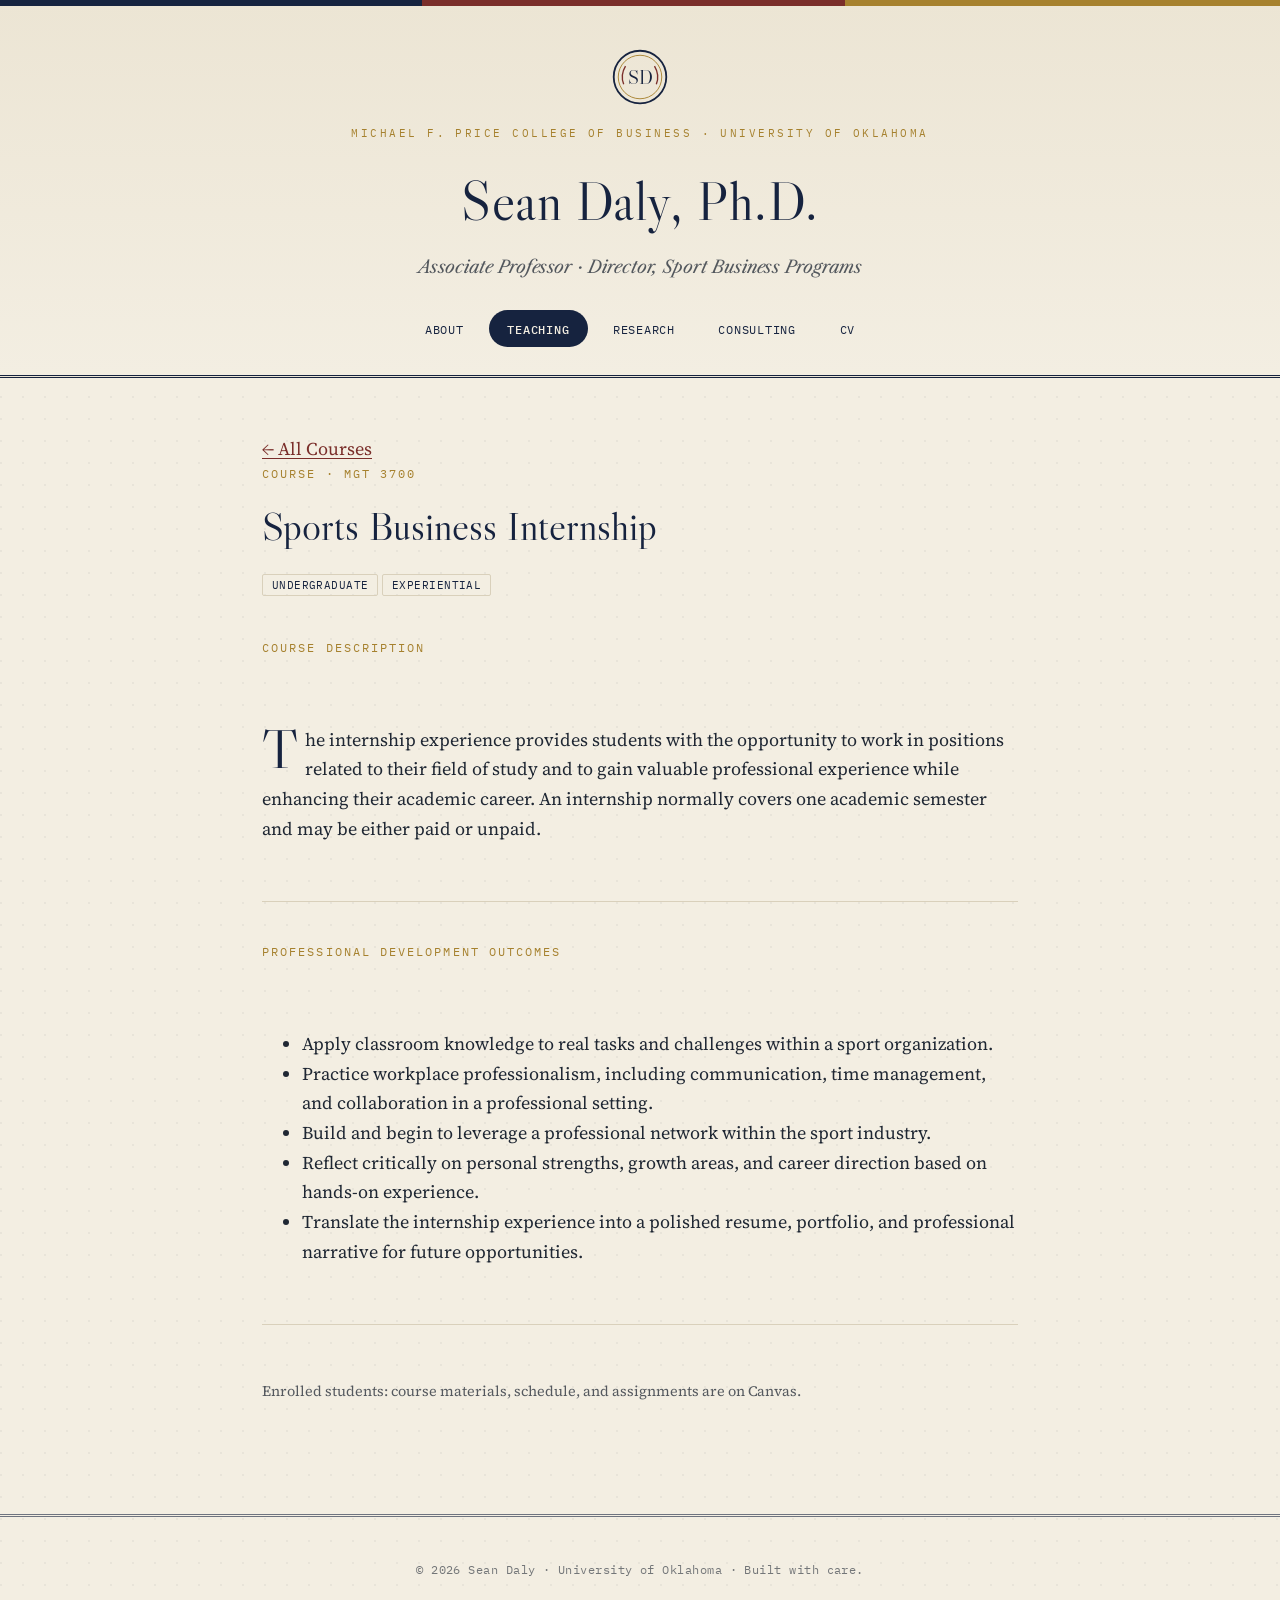
<file: courses/sports-business-internship.html>
<!DOCTYPE html>
<html lang="en">
<head>
<meta charset="UTF-8">
<meta name="viewport" content="width=device-width, initial-scale=1.0">
<title>Sports Business Internship — Sean Daly, Ph.D.</title>
<link rel="stylesheet" href="../css/style.css">
</head>
<body>

<header class="masthead">
  <svg class="crest" width="58" height="58" viewBox="0 0 64 64" xmlns="http://www.w3.org/2000/svg" role="img" aria-label="SD monogram crest">
    <circle cx="32" cy="32" r="29" fill="none" stroke="#16233F" stroke-width="2"/>
    <circle cx="32" cy="32" r="24" fill="none" stroke="#A6812E" stroke-width="1"/>
    <path d="M14 40 Q10 30 16 20" fill="none" stroke="#7A2E2A" stroke-width="1.5"/>
    <path d="M50 40 Q54 30 48 20" fill="none" stroke="#7A2E2A" stroke-width="1.5"/>
    <text x="32" y="40" font-family="'Libre Caslon Display', Georgia, serif" font-size="22" fill="#16233F" text-anchor="middle">SD</text>
  </svg>
  <p class="eyebrow">Michael F. Price College of Business &middot; University of Oklahoma</p>
  <h1>Sean Daly, Ph.D.</h1>
  <p class="subtitle">Associate Professor &middot; Director, Sport Business Programs</p>
  <nav class="contents" aria-label="Primary">
    <a href="../index.html">About</a>
    <a href="../teaching.html" aria-current="page">Teaching</a>
    <a href="../research.html">Research</a>
    <a href="../consulting.html">Consulting</a>
    <a href="../cv.html">CV</a>
  </nav>
</header>

<main class="page">

  <a class="breadcrumb" href="../teaching.html">&larr; All Courses</a>

  <div class="page-header">
    <span class="kicker">Course &middot; MGT 3700</span>
    <h2>Sports Business Internship</h2>
    <div class="course-meta-strip">
      <span class="tag">Undergraduate</span>
      <span class="tag">Experiential</span>
    </div>
  </div>

  <div class="page-header">
    <span class="kicker" style="display:block;">Course Description</span>
  </div>
  <p class="lede">The internship experience provides students with the opportunity to work in positions related to their field of study and to gain valuable professional experience while enhancing their academic career. An internship normally covers one academic semester and may be either paid or unpaid.</p>

  <hr class="rule">

  <div class="page-header">
    <span class="kicker" style="display:block;">Professional Development Outcomes</span>
  </div>
  <ul class="outcomes-list">
    <li>Apply classroom knowledge to real tasks and challenges within a sport organization.</li>
    <li>Practice workplace professionalism, including communication, time management, and collaboration in a professional setting.</li>
    <li>Build and begin to leverage a professional network within the sport industry.</li>
    <li>Reflect critically on personal strengths, growth areas, and career direction based on hands-on experience.</li>
    <li>Translate the internship experience into a polished resume, portfolio, and professional narrative for future opportunities.</li>
  </ul>

  <hr class="rule">
  <p style="font-size:0.9rem; opacity:0.75;">Enrolled students: course materials, schedule, and assignments are on Canvas.</p>

</main>

<footer class="colophon">
  <p>&copy; <span id="year"></span> Sean Daly &middot; University of Oklahoma &middot; Built with care.</p>
</footer>

<script>document.getElementById('year').textContent = new Date().getFullYear();</script>
</body>
</html>
</file>
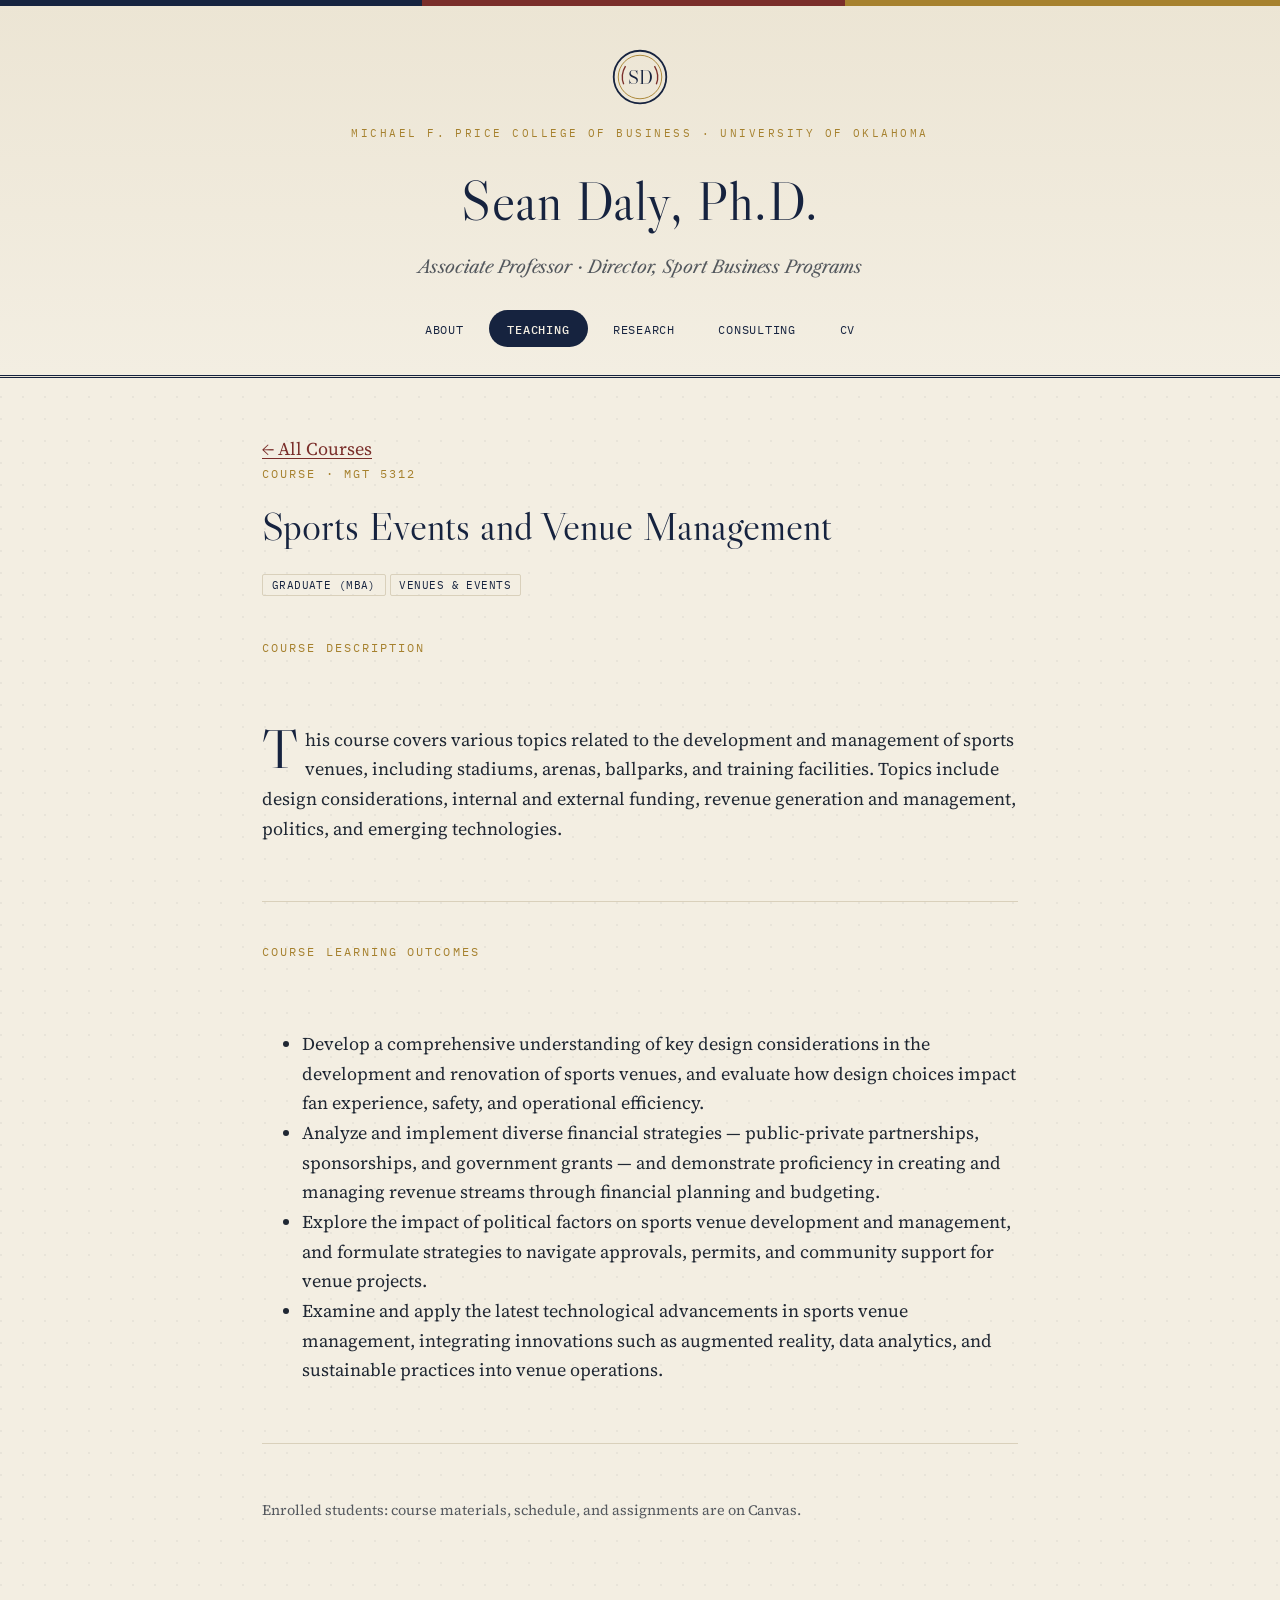
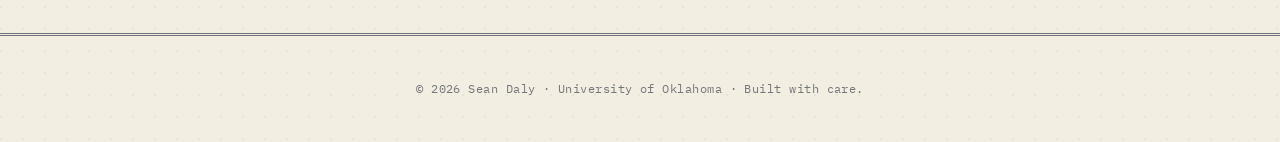
<file: courses/sports-events-venue-management.html>
<!DOCTYPE html>
<html lang="en">
<head>
<meta charset="UTF-8">
<meta name="viewport" content="width=device-width, initial-scale=1.0">
<title>Sports Events and Venue Management — Sean Daly, Ph.D.</title>
<link rel="stylesheet" href="../css/style.css">
</head>
<body>

<header class="masthead">
  <svg class="crest" width="58" height="58" viewBox="0 0 64 64" xmlns="http://www.w3.org/2000/svg" role="img" aria-label="SD monogram crest">
    <circle cx="32" cy="32" r="29" fill="none" stroke="#16233F" stroke-width="2"/>
    <circle cx="32" cy="32" r="24" fill="none" stroke="#A6812E" stroke-width="1"/>
    <path d="M14 40 Q10 30 16 20" fill="none" stroke="#7A2E2A" stroke-width="1.5"/>
    <path d="M50 40 Q54 30 48 20" fill="none" stroke="#7A2E2A" stroke-width="1.5"/>
    <text x="32" y="40" font-family="'Libre Caslon Display', Georgia, serif" font-size="22" fill="#16233F" text-anchor="middle">SD</text>
  </svg>
  <p class="eyebrow">Michael F. Price College of Business &middot; University of Oklahoma</p>
  <h1>Sean Daly, Ph.D.</h1>
  <p class="subtitle">Associate Professor &middot; Director, Sport Business Programs</p>
  <nav class="contents" aria-label="Primary">
    <a href="../index.html">About</a>
    <a href="../teaching.html" aria-current="page">Teaching</a>
    <a href="../research.html">Research</a>
    <a href="../consulting.html">Consulting</a>
    <a href="../cv.html">CV</a>
  </nav>
</header>

<main class="page">

  <a class="breadcrumb" href="../teaching.html">&larr; All Courses</a>

  <div class="page-header">
    <span class="kicker">Course &middot; MGT 5312</span>
    <h2>Sports Events and Venue Management</h2>
    <div class="course-meta-strip">
      <span class="tag">Graduate (MBA)</span>
      <span class="tag">Venues &amp; Events</span>
    </div>
  </div>

  <div class="page-header">
    <span class="kicker" style="display:block;">Course Description</span>
  </div>
  <p class="lede">This course covers various topics related to the development and management of sports venues, including stadiums, arenas, ballparks, and training facilities. Topics include design considerations, internal and external funding, revenue generation and management, politics, and emerging technologies.</p>

  <hr class="rule">

  <div class="page-header">
    <span class="kicker" style="display:block;">Course Learning Outcomes</span>
  </div>
  <ul class="outcomes-list">
    <li>Develop a comprehensive understanding of key design considerations in the development and renovation of sports venues, and evaluate how design choices impact fan experience, safety, and operational efficiency.</li>
    <li>Analyze and implement diverse financial strategies — public-private partnerships, sponsorships, and government grants — and demonstrate proficiency in creating and managing revenue streams through financial planning and budgeting.</li>
    <li>Explore the impact of political factors on sports venue development and management, and formulate strategies to navigate approvals, permits, and community support for venue projects.</li>
    <li>Examine and apply the latest technological advancements in sports venue management, integrating innovations such as augmented reality, data analytics, and sustainable practices into venue operations.</li>
  </ul>

  <hr class="rule">
  <p style="font-size:0.9rem; opacity:0.75;">Enrolled students: course materials, schedule, and assignments are on Canvas.</p>

</main>

<footer class="colophon">
  <p>&copy; <span id="year"></span> Sean Daly &middot; University of Oklahoma &middot; Built with care.</p>
</footer>

<script>document.getElementById('year').textContent = new Date().getFullYear();</script>
</body>
</html>
</file>
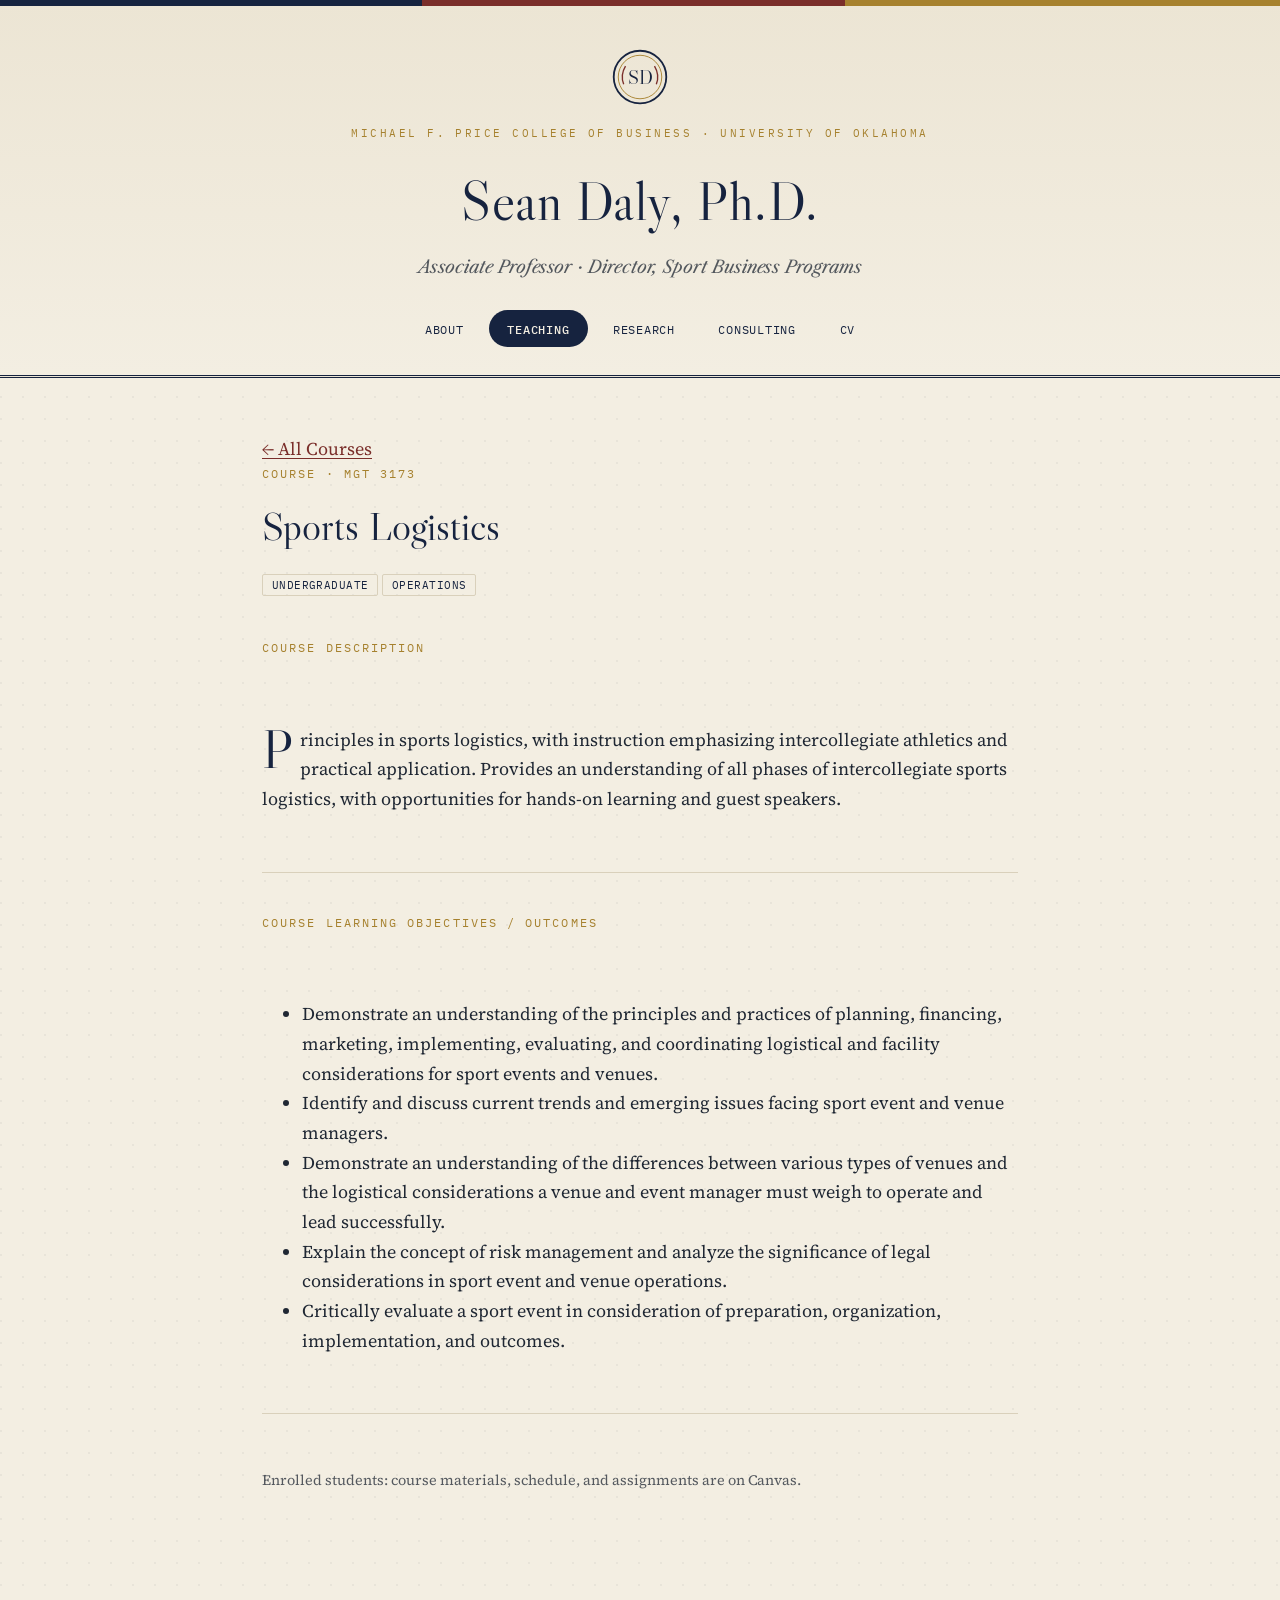
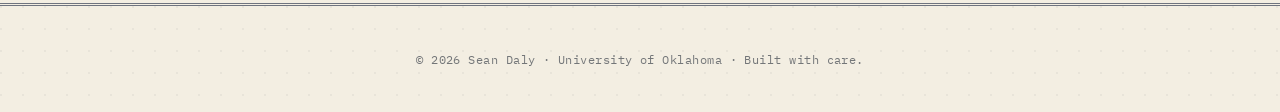
<file: courses/sports-logistics.html>
<!DOCTYPE html>
<html lang="en">
<head>
<meta charset="UTF-8">
<meta name="viewport" content="width=device-width, initial-scale=1.0">
<title>Sports Logistics — Sean Daly, Ph.D.</title>
<link rel="stylesheet" href="../css/style.css">
</head>
<body>

<header class="masthead">
  <svg class="crest" width="58" height="58" viewBox="0 0 64 64" xmlns="http://www.w3.org/2000/svg" role="img" aria-label="SD monogram crest">
    <circle cx="32" cy="32" r="29" fill="none" stroke="#16233F" stroke-width="2"/>
    <circle cx="32" cy="32" r="24" fill="none" stroke="#A6812E" stroke-width="1"/>
    <path d="M14 40 Q10 30 16 20" fill="none" stroke="#7A2E2A" stroke-width="1.5"/>
    <path d="M50 40 Q54 30 48 20" fill="none" stroke="#7A2E2A" stroke-width="1.5"/>
    <text x="32" y="40" font-family="'Libre Caslon Display', Georgia, serif" font-size="22" fill="#16233F" text-anchor="middle">SD</text>
  </svg>
  <p class="eyebrow">Michael F. Price College of Business &middot; University of Oklahoma</p>
  <h1>Sean Daly, Ph.D.</h1>
  <p class="subtitle">Associate Professor &middot; Director, Sport Business Programs</p>
  <nav class="contents" aria-label="Primary">
    <a href="../index.html">About</a>
    <a href="../teaching.html" aria-current="page">Teaching</a>
    <a href="../research.html">Research</a>
    <a href="../consulting.html">Consulting</a>
    <a href="../cv.html">CV</a>
  </nav>
</header>

<main class="page">

  <a class="breadcrumb" href="../teaching.html">&larr; All Courses</a>

  <div class="page-header">
    <span class="kicker">Course &middot; MGT 3173</span>
    <h2>Sports Logistics</h2>
    <div class="course-meta-strip">
      <span class="tag">Undergraduate</span>
      <span class="tag">Operations</span>
    </div>
  </div>

  <div class="page-header">
    <span class="kicker" style="display:block;">Course Description</span>
  </div>
  <p class="lede">Principles in sports logistics, with instruction emphasizing intercollegiate athletics and practical application. Provides an understanding of all phases of intercollegiate sports logistics, with opportunities for hands-on learning and guest speakers.</p>

  <hr class="rule">

  <div class="page-header">
    <span class="kicker" style="display:block;">Course Learning Objectives / Outcomes</span>
  </div>
  <ul class="outcomes-list">
    <li>Demonstrate an understanding of the principles and practices of planning, financing, marketing, implementing, evaluating, and coordinating logistical and facility considerations for sport events and venues.</li>
    <li>Identify and discuss current trends and emerging issues facing sport event and venue managers.</li>
    <li>Demonstrate an understanding of the differences between various types of venues and the logistical considerations a venue and event manager must weigh to operate and lead successfully.</li>
    <li>Explain the concept of risk management and analyze the significance of legal considerations in sport event and venue operations.</li>
    <li>Critically evaluate a sport event in consideration of preparation, organization, implementation, and outcomes.</li>
  </ul>

  <hr class="rule">
  <p style="font-size:0.9rem; opacity:0.75;">Enrolled students: course materials, schedule, and assignments are on Canvas.</p>

</main>

<footer class="colophon">
  <p>&copy; <span id="year"></span> Sean Daly &middot; University of Oklahoma &middot; Built with care.</p>
</footer>

<script>document.getElementById('year').textContent = new Date().getFullYear();</script>
</body>
</html>
</file>
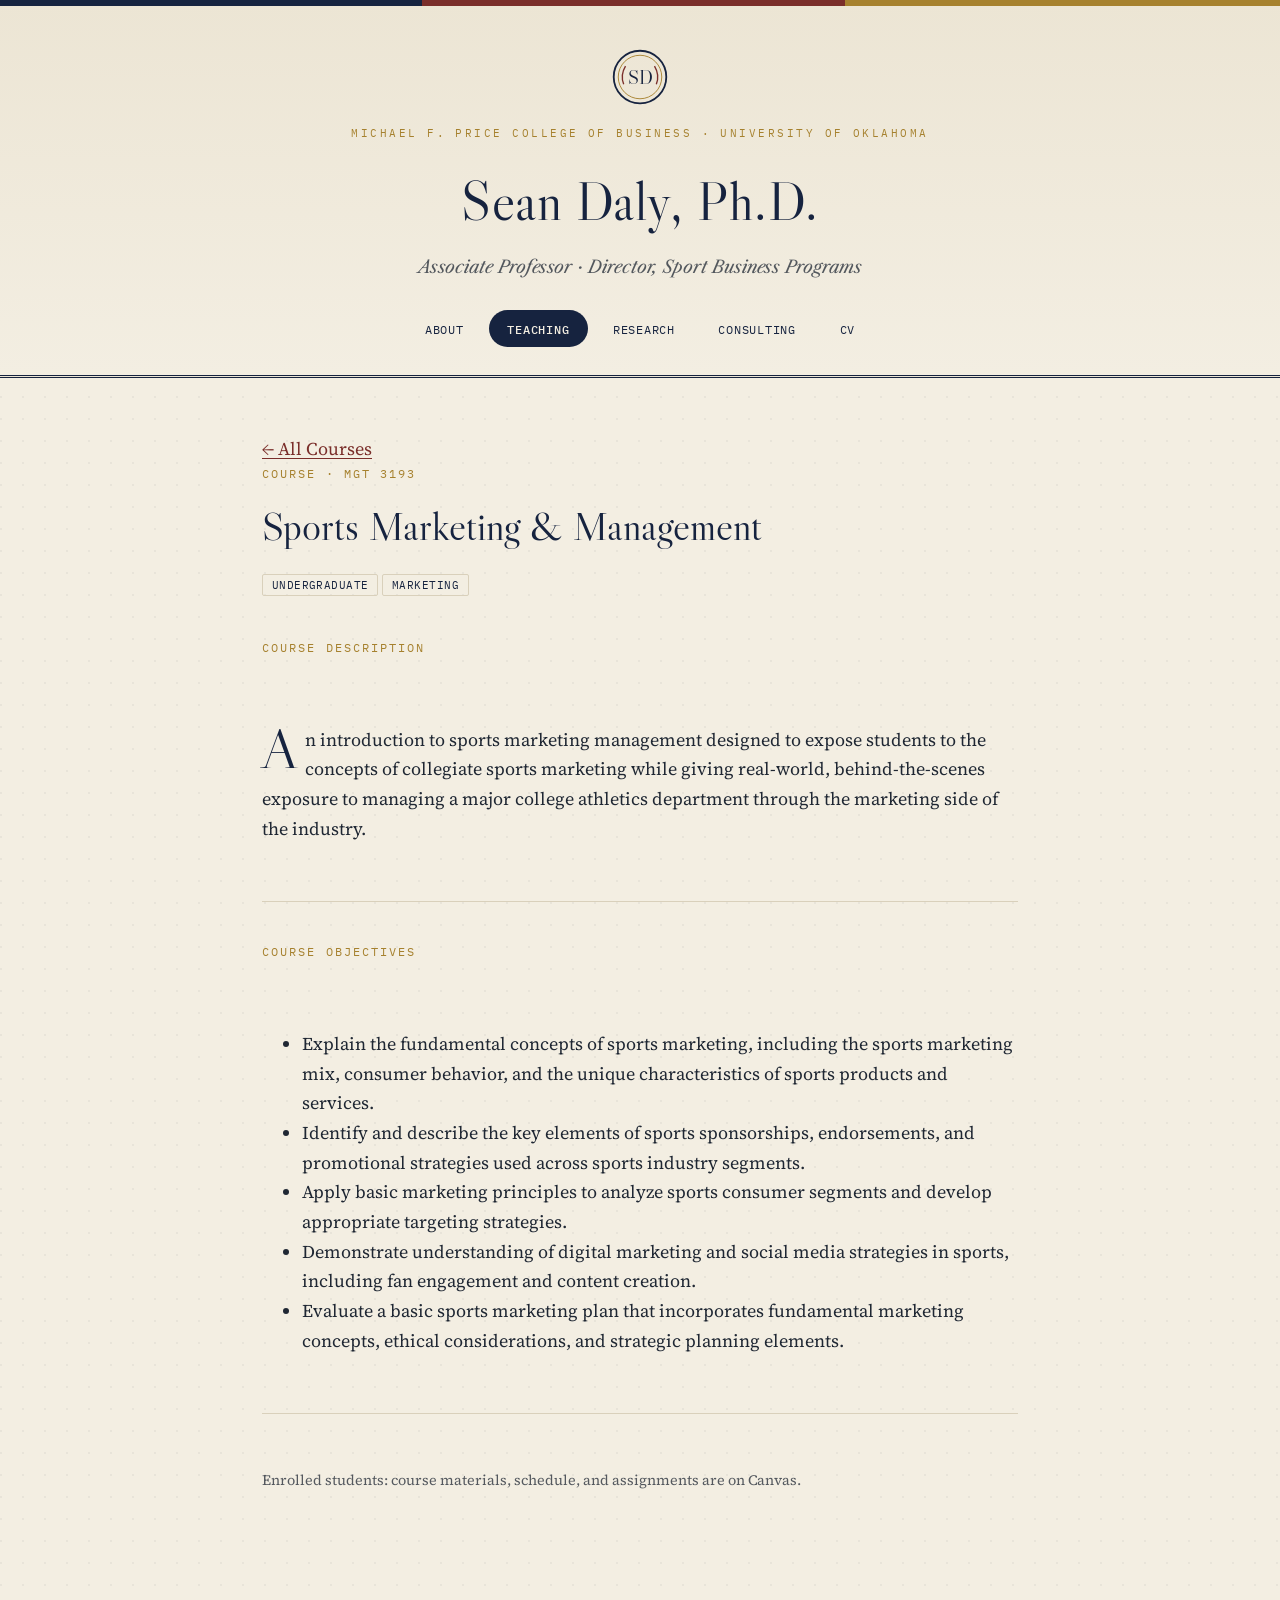
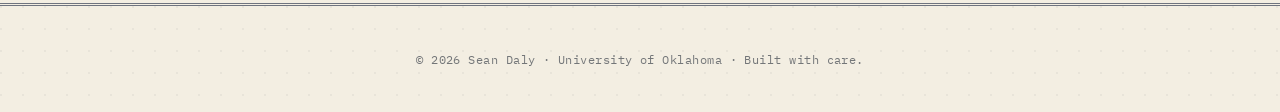
<file: courses/sports-marketing-management.html>
<!DOCTYPE html>
<html lang="en">
<head>
<meta charset="UTF-8">
<meta name="viewport" content="width=device-width, initial-scale=1.0">
<title>Sports Marketing & Management — Sean Daly, Ph.D.</title>
<link rel="stylesheet" href="../css/style.css">
</head>
<body>

<header class="masthead">
  <svg class="crest" width="58" height="58" viewBox="0 0 64 64" xmlns="http://www.w3.org/2000/svg" role="img" aria-label="SD monogram crest">
    <circle cx="32" cy="32" r="29" fill="none" stroke="#16233F" stroke-width="2"/>
    <circle cx="32" cy="32" r="24" fill="none" stroke="#A6812E" stroke-width="1"/>
    <path d="M14 40 Q10 30 16 20" fill="none" stroke="#7A2E2A" stroke-width="1.5"/>
    <path d="M50 40 Q54 30 48 20" fill="none" stroke="#7A2E2A" stroke-width="1.5"/>
    <text x="32" y="40" font-family="'Libre Caslon Display', Georgia, serif" font-size="22" fill="#16233F" text-anchor="middle">SD</text>
  </svg>
  <p class="eyebrow">Michael F. Price College of Business &middot; University of Oklahoma</p>
  <h1>Sean Daly, Ph.D.</h1>
  <p class="subtitle">Associate Professor &middot; Director, Sport Business Programs</p>
  <nav class="contents" aria-label="Primary">
    <a href="../index.html">About</a>
    <a href="../teaching.html" aria-current="page">Teaching</a>
    <a href="../research.html">Research</a>
    <a href="../consulting.html">Consulting</a>
    <a href="../cv.html">CV</a>
  </nav>
</header>

<main class="page">

  <a class="breadcrumb" href="../teaching.html">&larr; All Courses</a>

  <div class="page-header">
    <span class="kicker">Course &middot; MGT 3193</span>
    <h2>Sports Marketing & Management</h2>
    <div class="course-meta-strip">
      <span class="tag">Undergraduate</span>
      <span class="tag">Marketing</span>
    </div>
  </div>

  <div class="page-header">
    <span class="kicker" style="display:block;">Course Description</span>
  </div>
  <p class="lede">An introduction to sports marketing management designed to expose students to the concepts of collegiate sports marketing while giving real-world, behind-the-scenes exposure to managing a major college athletics department through the marketing side of the industry.</p>

  <hr class="rule">

  <div class="page-header">
    <span class="kicker" style="display:block;">Course Objectives</span>
  </div>
  <ul class="outcomes-list">
    <li>Explain the fundamental concepts of sports marketing, including the sports marketing mix, consumer behavior, and the unique characteristics of sports products and services.</li>
    <li>Identify and describe the key elements of sports sponsorships, endorsements, and promotional strategies used across sports industry segments.</li>
    <li>Apply basic marketing principles to analyze sports consumer segments and develop appropriate targeting strategies.</li>
    <li>Demonstrate understanding of digital marketing and social media strategies in sports, including fan engagement and content creation.</li>
    <li>Evaluate a basic sports marketing plan that incorporates fundamental marketing concepts, ethical considerations, and strategic planning elements.</li>
  </ul>

  <hr class="rule">
  <p style="font-size:0.9rem; opacity:0.75;">Enrolled students: course materials, schedule, and assignments are on Canvas.</p>

</main>

<footer class="colophon">
  <p>&copy; <span id="year"></span> Sean Daly &middot; University of Oklahoma &middot; Built with care.</p>
</footer>

<script>document.getElementById('year').textContent = new Date().getFullYear();</script>
</body>
</html>
</file>
<file: css/style.css>
/* =========================================================
   FACULTY SITE — DESIGN SYSTEM
   Palette:  paper #F3EEE2 · ink #1F2733 · navy #16233F
             oxblood #7A2E2A · brass #A6812E · rule #D9D0BB
   Type:     Libre Caslon Display (headings) · Source Serif 4 (body)
             IBM Plex Mono (labels, course codes, dates)
   Signature: margin sidenotes — scholarly marginalia rendered
              as a live layout device, not a footnote afterthought.
   ========================================================= */

@import url('https://fonts.googleapis.com/css2?family=Libre+Caslon+Display&family=Libre+Caslon+Text:ital@0;1&family=Source+Serif+4:ital,opsz,wght@0,8..60,400;0,8..60,600;1,8..60,400&family=IBM+Plex+Mono:wght@400;500&display=swap');

:root {
  --paper: #F3EEE2;
  --paper-dim: #ECE5D4;
  --ink: #1F2733;
  --navy: #16233F;
  --oxblood: #7A2E2A;
  --brass: #A6812E;
  --rule: #D9D0BB;
  --rule-soft: #E4DCC7;

  --display: 'Libre Caslon Display', Georgia, serif;
  --text-italic: 'Libre Caslon Text', Georgia, serif;
  --body: 'Source Serif 4', Georgia, serif;
  --mono: 'IBM Plex Mono', 'Courier New', monospace;

  --measure: 42em;
  --page-max: 1180px;
}

* { box-sizing: border-box; }

html { scroll-behavior: smooth; }

body {
  margin: 0;
  background-color: var(--paper);
  background-image:
    radial-gradient(circle at 1px 1px, rgba(22,35,63,0.05) 1px, transparent 0);
  background-size: 22px 22px;
  color: var(--ink);
  font-family: var(--body);
  font-size: 18px;
  line-height: 1.65;
  -webkit-font-smoothing: antialiased;
}

::selection { background: var(--brass); color: var(--paper); }

a {
  color: var(--oxblood);
  text-decoration-thickness: 1px;
  text-underline-offset: 3px;
}
a:hover { color: var(--navy); }

a:focus-visible,
button:focus-visible,
input:focus-visible {
  outline: 2px solid var(--oxblood);
  outline-offset: 3px;
}

@media (prefers-reduced-motion: reduce) {
  html { scroll-behavior: auto; }
  * { animation-duration: 0.01ms !important; transition-duration: 0.01ms !important; }
}

/* ---------- Masthead ---------- */

.masthead {
  position: relative;
  border-bottom: 3px double var(--navy);
  padding: 3rem 1.5rem 1.75rem;
  text-align: center;
  background: linear-gradient(var(--paper-dim), var(--paper));
}

.masthead::before {
  content: "";
  display: block;
  position: absolute;
  top: 0; left: 0; right: 0;
  height: 6px;
  background: linear-gradient(90deg, var(--navy) 0 33%, var(--oxblood) 33% 66%, var(--brass) 66% 100%);
}

.crest {
  width: 58px;
  height: 58px;
  margin: 0 auto 1.1rem;
  display: block;
}

.masthead .eyebrow {
  font-family: var(--mono);
  font-size: 0.7rem;
  letter-spacing: 0.22em;
  text-transform: uppercase;
  color: var(--brass);
  margin: 0 0 0.9rem;
}

.masthead h1 {
  font-family: var(--display);
  font-size: clamp(2.1rem, 5vw, 3.4rem);
  font-weight: 400;
  color: var(--navy);
  margin: 0 0 0.4rem;
  letter-spacing: 0.01em;
}

.masthead .subtitle {
  font-family: var(--text-italic);
  font-style: italic;
  font-size: 1.1rem;
  color: var(--ink);
  opacity: 0.75;
  margin: 0;
}

nav.contents {
  display: flex;
  justify-content: center;
  flex-wrap: wrap;
  gap: 0.4rem;
  margin-top: 1.8rem;
  font-family: var(--mono);
  font-size: 0.78rem;
  letter-spacing: 0.06em;
  text-transform: uppercase;
}

nav.contents a {
  color: var(--navy);
  text-decoration: none;
  padding: 0.45rem 1.1rem;
  border-radius: 999px;
  border: 1px solid transparent;
  transition: background 0.15s ease, border-color 0.15s ease, color 0.15s ease;
}
nav.contents a:hover {
  color: var(--oxblood);
  border-color: var(--rule);
}
nav.contents a[aria-current="page"] {
  color: var(--paper);
  background: var(--navy);
  font-weight: 500;
}

/* ---------- Page shell with margin column for sidenotes ---------- */

.page {
  max-width: var(--page-max);
  margin: 0 auto;
  padding: 3.5rem 1.5rem 6rem;
  display: grid;
  grid-template-columns: 1fr min(var(--measure), 100%) 1fr;
}

.page > * { grid-column: 2; }

.page-header {
  margin-bottom: 2.5rem;
}

.page-header .kicker {
  font-family: var(--mono);
  font-size: 0.72rem;
  letter-spacing: 0.18em;
  text-transform: uppercase;
  color: var(--brass);
  display: block;
  margin-bottom: 0.6rem;
}

.page-header h2 {
  font-family: var(--display);
  font-weight: 400;
  font-size: clamp(1.7rem, 4vw, 2.5rem);
  color: var(--navy);
  margin: 0 0 0.6rem;
}

.page-header .dek {
  font-family: var(--text-italic);
  font-style: italic;
  color: var(--ink);
  opacity: 0.8;
  font-size: 1.05rem;
  max-width: 34em;
}

hr.rule {
  border: none;
  border-top: 1px solid var(--rule);
  margin: 2.5rem 0;
}

/* drop cap for the opening paragraph */
p.lede::first-letter {
  font-family: var(--display);
  font-size: 3.4rem;
  float: left;
  line-height: 0.82;
  padding-right: 0.12em;
  padding-top: 0.05em;
  color: var(--navy);
}

/* Homepage hero thesis — oversized mark behind the opening statement */
.hero {
  position: relative;
  padding: 0.5rem 0 1rem;
}

.hero::before {
  content: "\201C";
  position: absolute;
  top: -3.2rem;
  left: -1.2rem;
  font-family: var(--display);
  font-size: 9rem;
  color: var(--brass);
  opacity: 0.16;
  line-height: 1;
  z-index: 0;
  pointer-events: none;
}

.hero .lede {
  position: relative;
  z-index: 1;
  font-size: 1.18rem;
}

@media (max-width: 640px) {
  .hero::before { font-size: 6rem; top: -2.2rem; left: -0.4rem; }
}

/* ---------- Sidenotes (signature device) ---------- */

.sidenote-number {
  font-family: var(--mono);
  font-size: 0.7rem;
  vertical-align: super;
  color: var(--oxblood);
  cursor: default;
}

.sidenote {
  float: right;
  clear: right;
  width: 15rem;
  margin-right: -18.5rem;
  margin-top: 0.15rem;
  font-family: var(--mono);
  font-size: 0.78rem;
  line-height: 1.55;
  color: var(--ink);
  opacity: 0.85;
  border-left: 2px solid var(--brass);
  padding-left: 0.85rem;
}

.sidenote::before {
  content: attr(data-number);
  color: var(--oxblood);
  margin-right: 0.35em;
}

/* Below the width where a true margin exists, sidenotes
   become inline endnotes so nothing is ever lost. */
@media (max-width: 1180px) {
  .sidenote {
    float: none;
    width: auto;
    margin: 0.9rem 0 1.2rem;
    padding: 0.7rem 0.9rem;
    background: var(--paper-dim);
    border-left: 3px solid var(--brass);
    border-radius: 0 3px 3px 0;
  }
}

/* ---------- Cards (teaching / research listings) ---------- */

.entry {
  padding: 1.5rem 1.5rem 1.5rem 1.4rem;
  margin-bottom: 1.1rem;
  background: var(--paper-dim);
  border-left: 3px solid var(--rule);
  border-radius: 0 4px 4px 0;
  transition: border-color 0.18s ease, transform 0.18s ease, box-shadow 0.18s ease;
}
.entry:hover {
  border-left-color: var(--oxblood);
  transform: translateX(2px);
  box-shadow: 0 4px 14px rgba(22,35,63,0.08);
}
.entry:first-of-type { padding-top: 1.5rem; }

.entry-head {
  display: flex;
  justify-content: space-between;
  align-items: baseline;
  gap: 1rem;
  flex-wrap: wrap;
}

.entry-head h3 {
  font-family: var(--display);
  font-weight: 400;
  font-size: 1.25rem;
  color: var(--navy);
  margin: 0;
}

.entry-code {
  font-family: var(--mono);
  font-size: 0.75rem;
  color: var(--brass);
  white-space: nowrap;
  letter-spacing: 0.04em;
}

.entry-meta {
  font-family: var(--mono);
  font-size: 0.75rem;
  color: var(--ink);
  opacity: 0.6;
  margin: 0.3rem 0 0.7rem;
  letter-spacing: 0.02em;
}

.entry p { margin: 0.4rem 0 0; }

.tag-row {
  margin-top: 0.7rem;
  display: flex;
  gap: 0.5rem;
  flex-wrap: wrap;
}

.tag {
  font-family: var(--mono);
  font-size: 0.68rem;
  letter-spacing: 0.04em;
  text-transform: uppercase;
  color: var(--navy);
  border: 1px solid var(--rule);
  padding: 0.2rem 0.55rem;
  border-radius: 2px;
}

/* ---------- Pillars (about page — three practices) ---------- */

.pillars {
  display: grid;
  grid-template-columns: repeat(3, 1fr);
  gap: 1.75rem;
  margin: 2.5rem 0;
}

.pillar {
  background: var(--paper-dim);
  border-top: 3px solid var(--navy);
  border-radius: 0 0 4px 4px;
  padding: 1.6rem 1.4rem 1.5rem;
  box-shadow: 0 2px 10px rgba(22,35,63,0.05);
  transition: transform 0.18s ease, box-shadow 0.18s ease;
}
.pillar:hover {
  transform: translateY(-3px);
  box-shadow: 0 10px 22px rgba(22,35,63,0.1);
}
.pillar:nth-child(2) { border-top-color: var(--oxblood); }
.pillar:nth-child(3) { border-top-color: var(--brass); }

.pillar .medallion {
  width: 40px;
  height: 40px;
  border-radius: 50%;
  display: flex;
  align-items: center;
  justify-content: center;
  margin-bottom: 0.9rem;
  background: var(--navy);
  color: var(--paper);
  font-family: var(--display);
  font-size: 1.05rem;
}
.pillar:nth-child(2) .medallion { background: var(--oxblood); }
.pillar:nth-child(3) .medallion { background: var(--brass); }

.pillar h3 {
  font-family: var(--display);
  font-weight: 400;
  font-size: 1.2rem;
  color: var(--navy);
  margin: 0 0 0.5rem;
}

.pillar p {
  font-size: 0.96rem;
  margin: 0;
}

@media (max-width: 700px) {
  .pillars { grid-template-columns: 1fr; }
}

/* ---------- CV table blocks ---------- */

.cv-block { margin-bottom: 2.2rem; }

.cv-block h3 {
  font-family: var(--mono);
  font-size: 0.85rem;
  letter-spacing: 0.1em;
  text-transform: uppercase;
  color: var(--paper);
  background: var(--oxblood);
  display: inline-block;
  padding: 0.35rem 0.9rem;
  border-radius: 2px;
  margin-bottom: 1.2rem;
}

.cv-block .cv-rows {
  position: relative;
  padding-left: 1.6rem;
  border-left: 2px solid var(--rule);
}

.cv-row {
  position: relative;
  display: grid;
  grid-template-columns: 8rem 1fr;
  gap: 1rem;
  padding: 0.55rem 0 0.55rem 1rem;
  font-size: 0.98rem;
}

.cv-row::before {
  content: "";
  position: absolute;
  left: -1.7rem;
  top: 1rem;
  width: 9px;
  height: 9px;
  border-radius: 50%;
  background: var(--brass);
  border: 2px solid var(--paper);
  box-shadow: 0 0 0 1px var(--rule);
}

.cv-row .when {
  font-family: var(--mono);
  font-size: 0.78rem;
  color: var(--ink);
  opacity: 0.6;
  padding-top: 0.15rem;
}

.cv-row .what strong { color: var(--navy); }
.cv-row .what span.detail {
  display: block;
  font-size: 0.88rem;
  opacity: 0.75;
}

/* ---------- Buttons / CTA ---------- */

.btn {
  display: inline-block;
  font-family: var(--mono);
  font-size: 0.78rem;
  letter-spacing: 0.06em;
  text-transform: uppercase;
  text-decoration: none;
  color: var(--paper);
  background: var(--navy);
  padding: 0.75rem 1.4rem;
  border: 1px solid var(--navy);
  transition: background 0.15s ease, color 0.15s ease;
}
.btn:hover { background: var(--oxblood); border-color: var(--oxblood); color: var(--paper); }

.btn-outline {
  background: transparent;
  color: var(--navy);
}
.btn-outline:hover { background: var(--navy); color: var(--paper); }

/* ---------- Footer ---------- */

footer.colophon {
  border-top: 3px double var(--navy);
  padding: 2rem 1.5rem;
  text-align: center;
  font-family: var(--mono);
  font-size: 0.72rem;
  letter-spacing: 0.04em;
  color: var(--ink);
  opacity: 0.6;
}

footer.colophon a { color: var(--ink); }

/* ---------- Utility ---------- */

.contact-list {
  list-style: none;
  padding: 0;
  margin: 1.5rem 0;
  font-family: var(--mono);
  font-size: 0.9rem;
}
.contact-list li { padding: 0.3rem 0; }
.contact-list .label {
  color: var(--brass);
  display: inline-block;
  width: 6rem;
}
</file>
